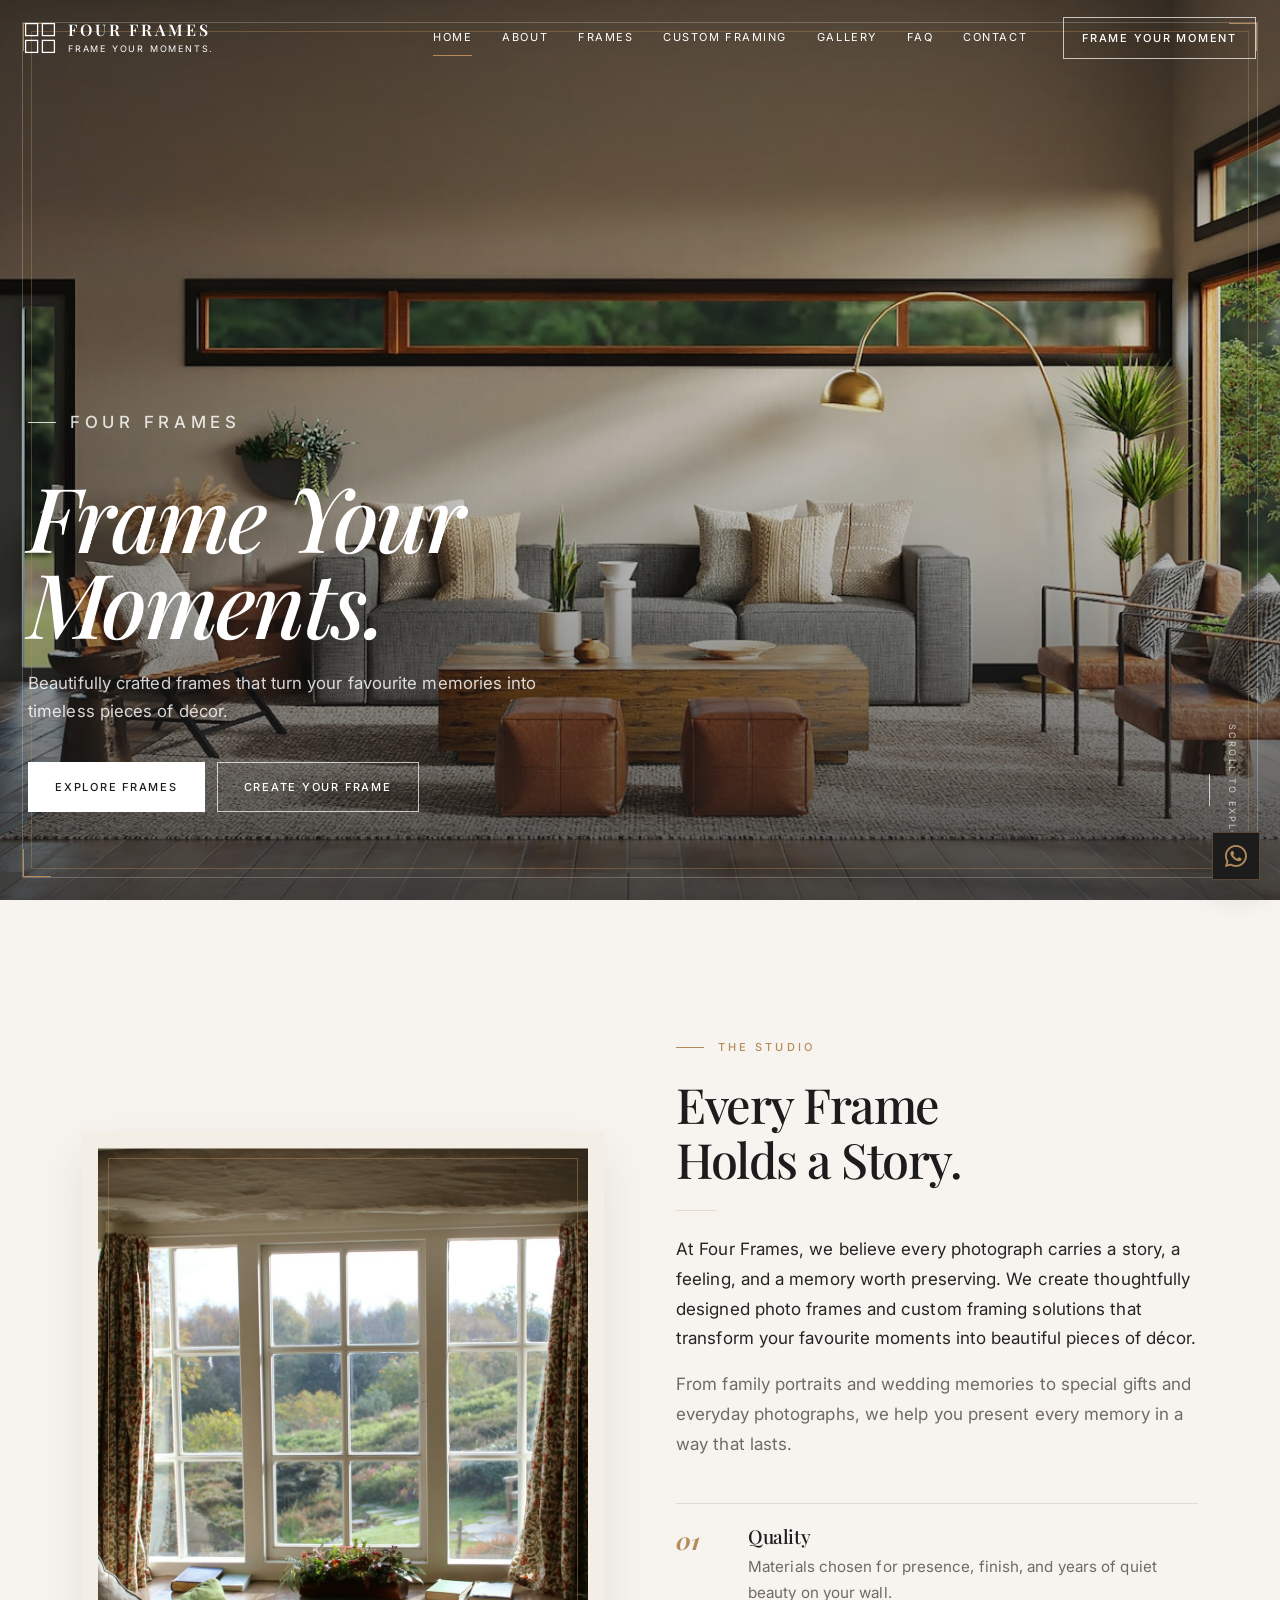
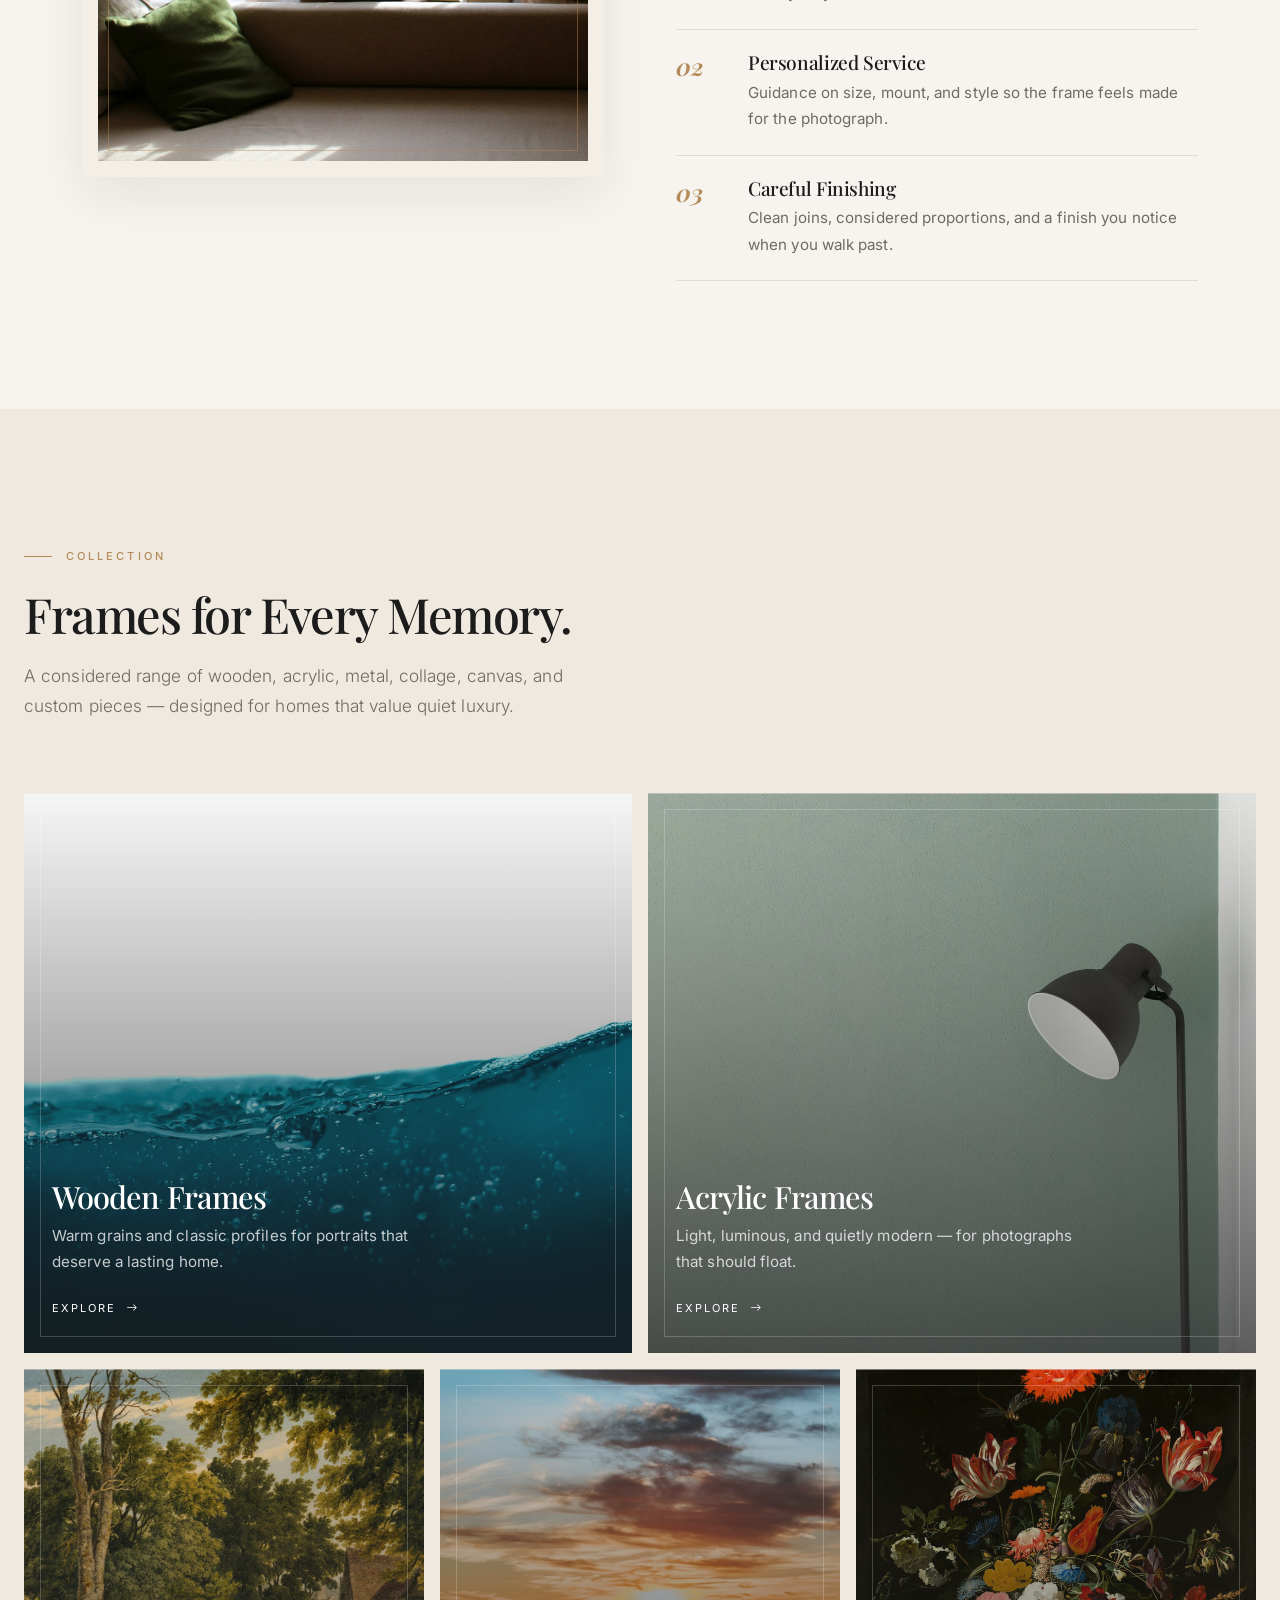
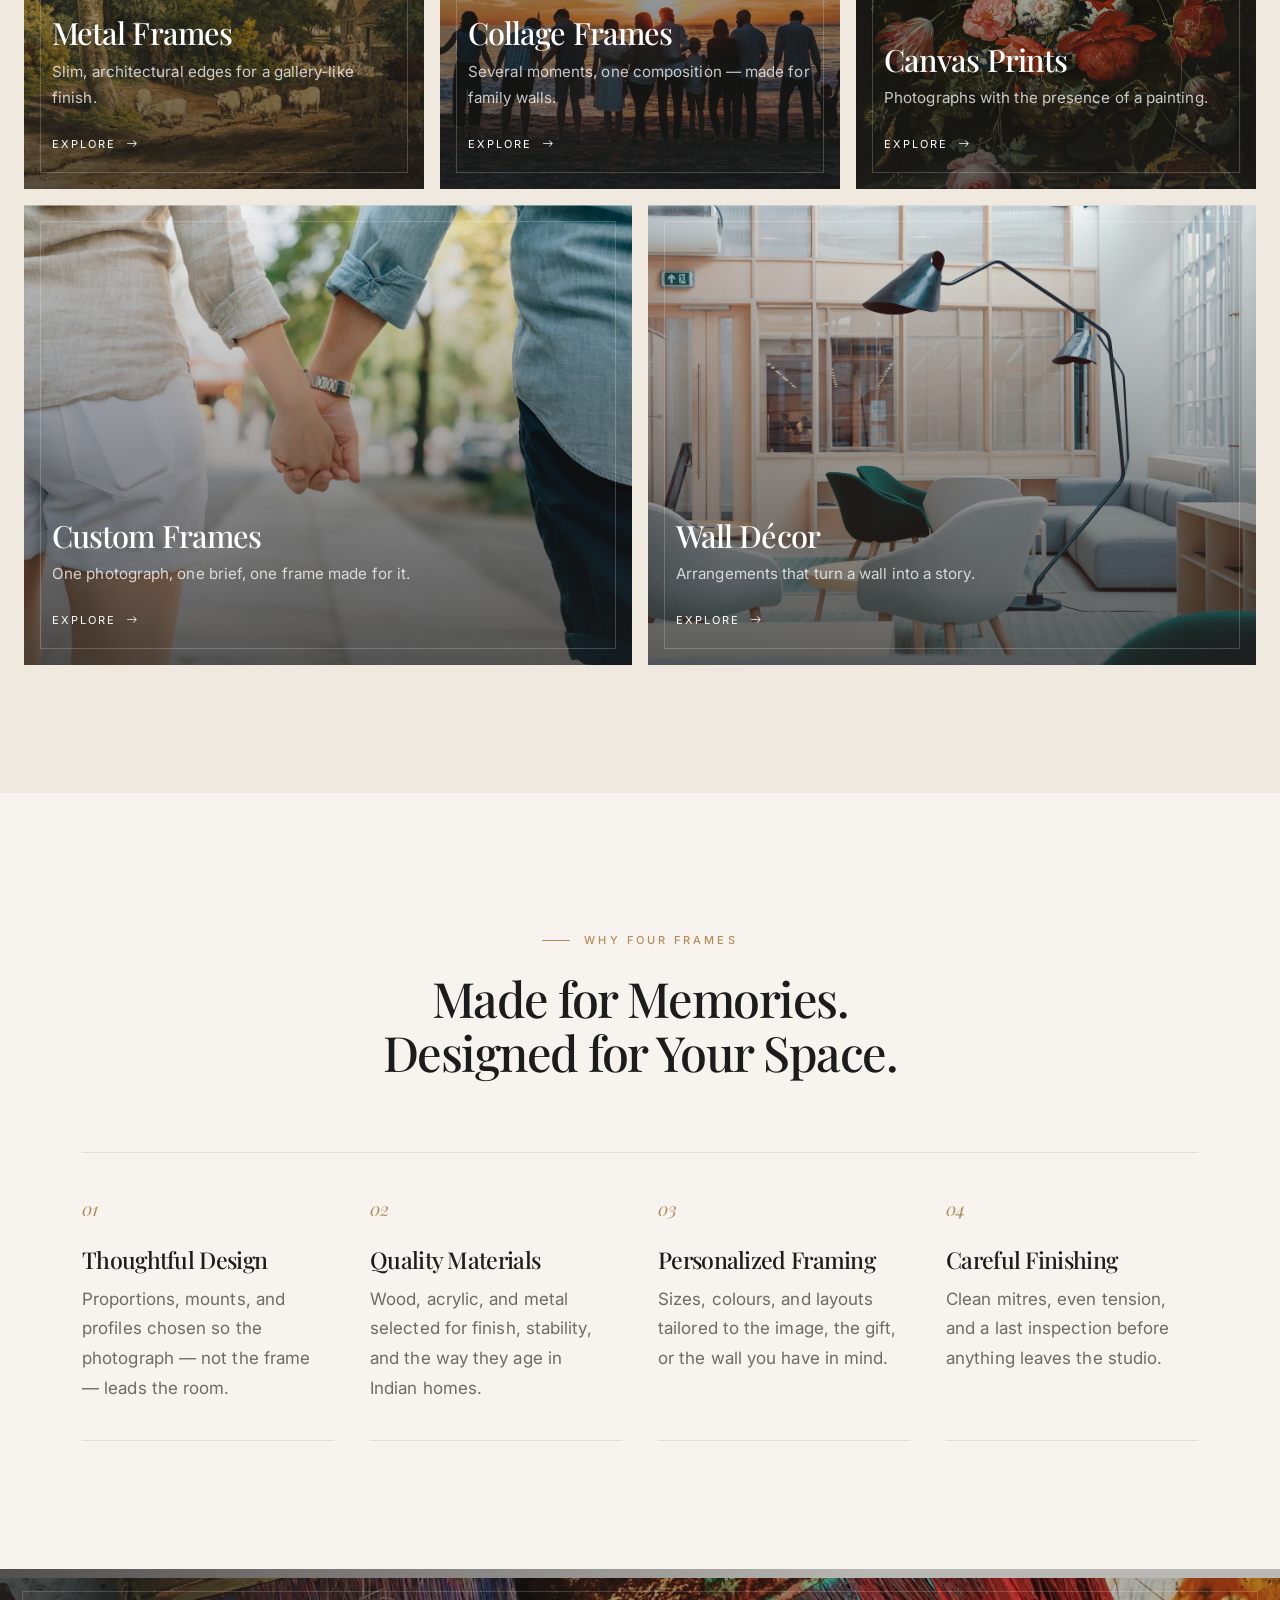
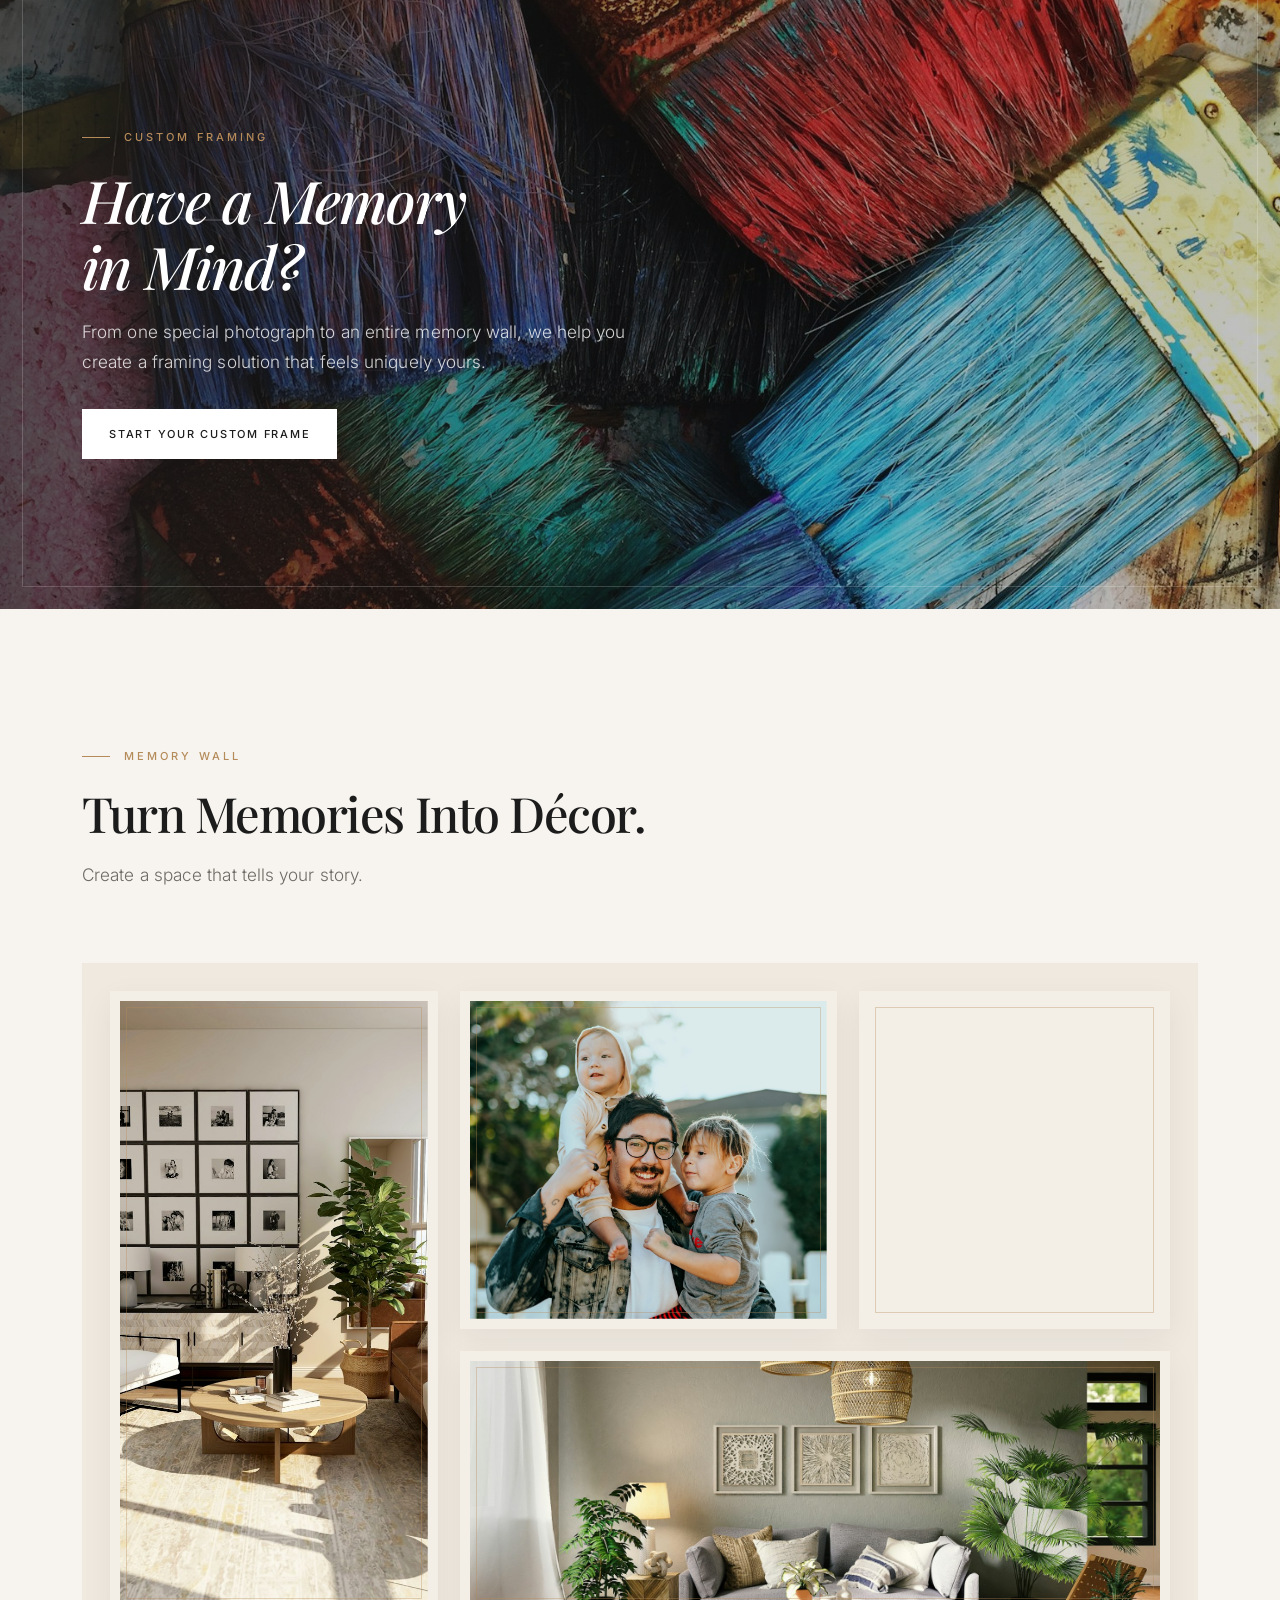
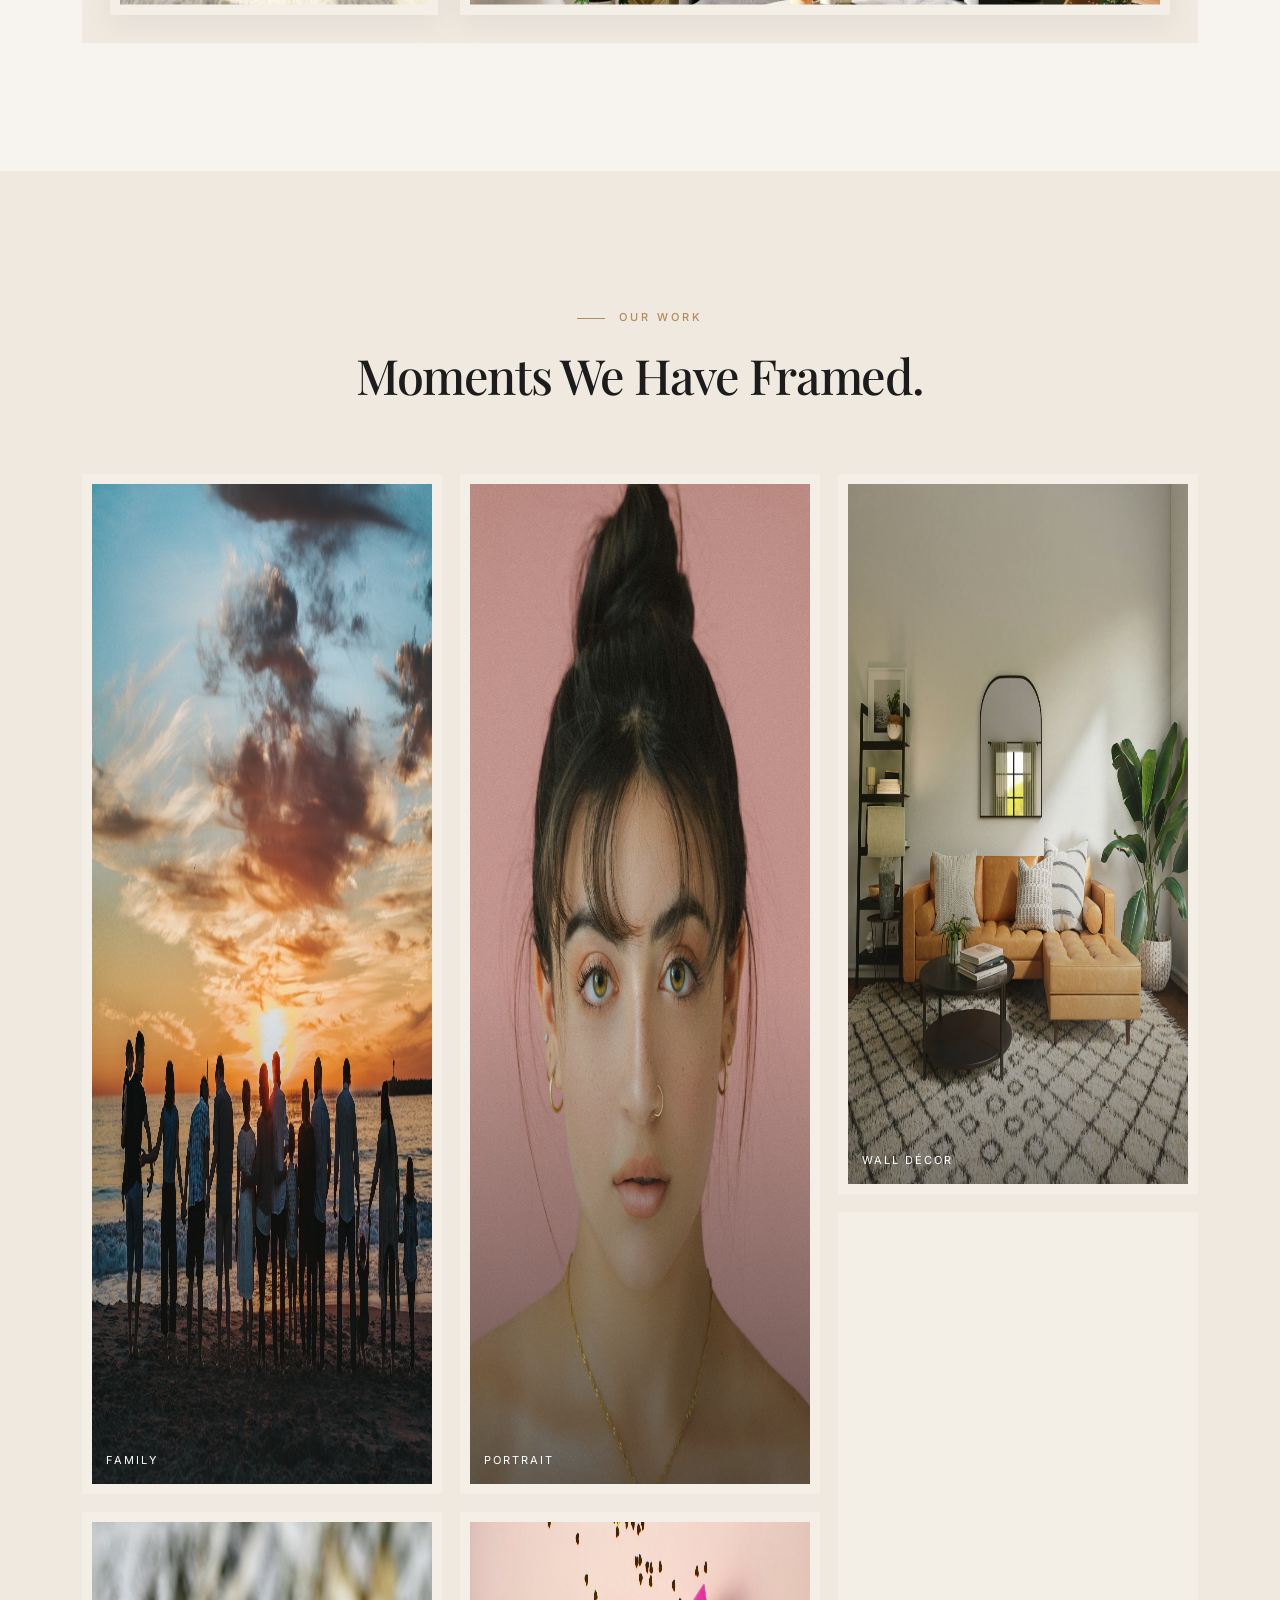
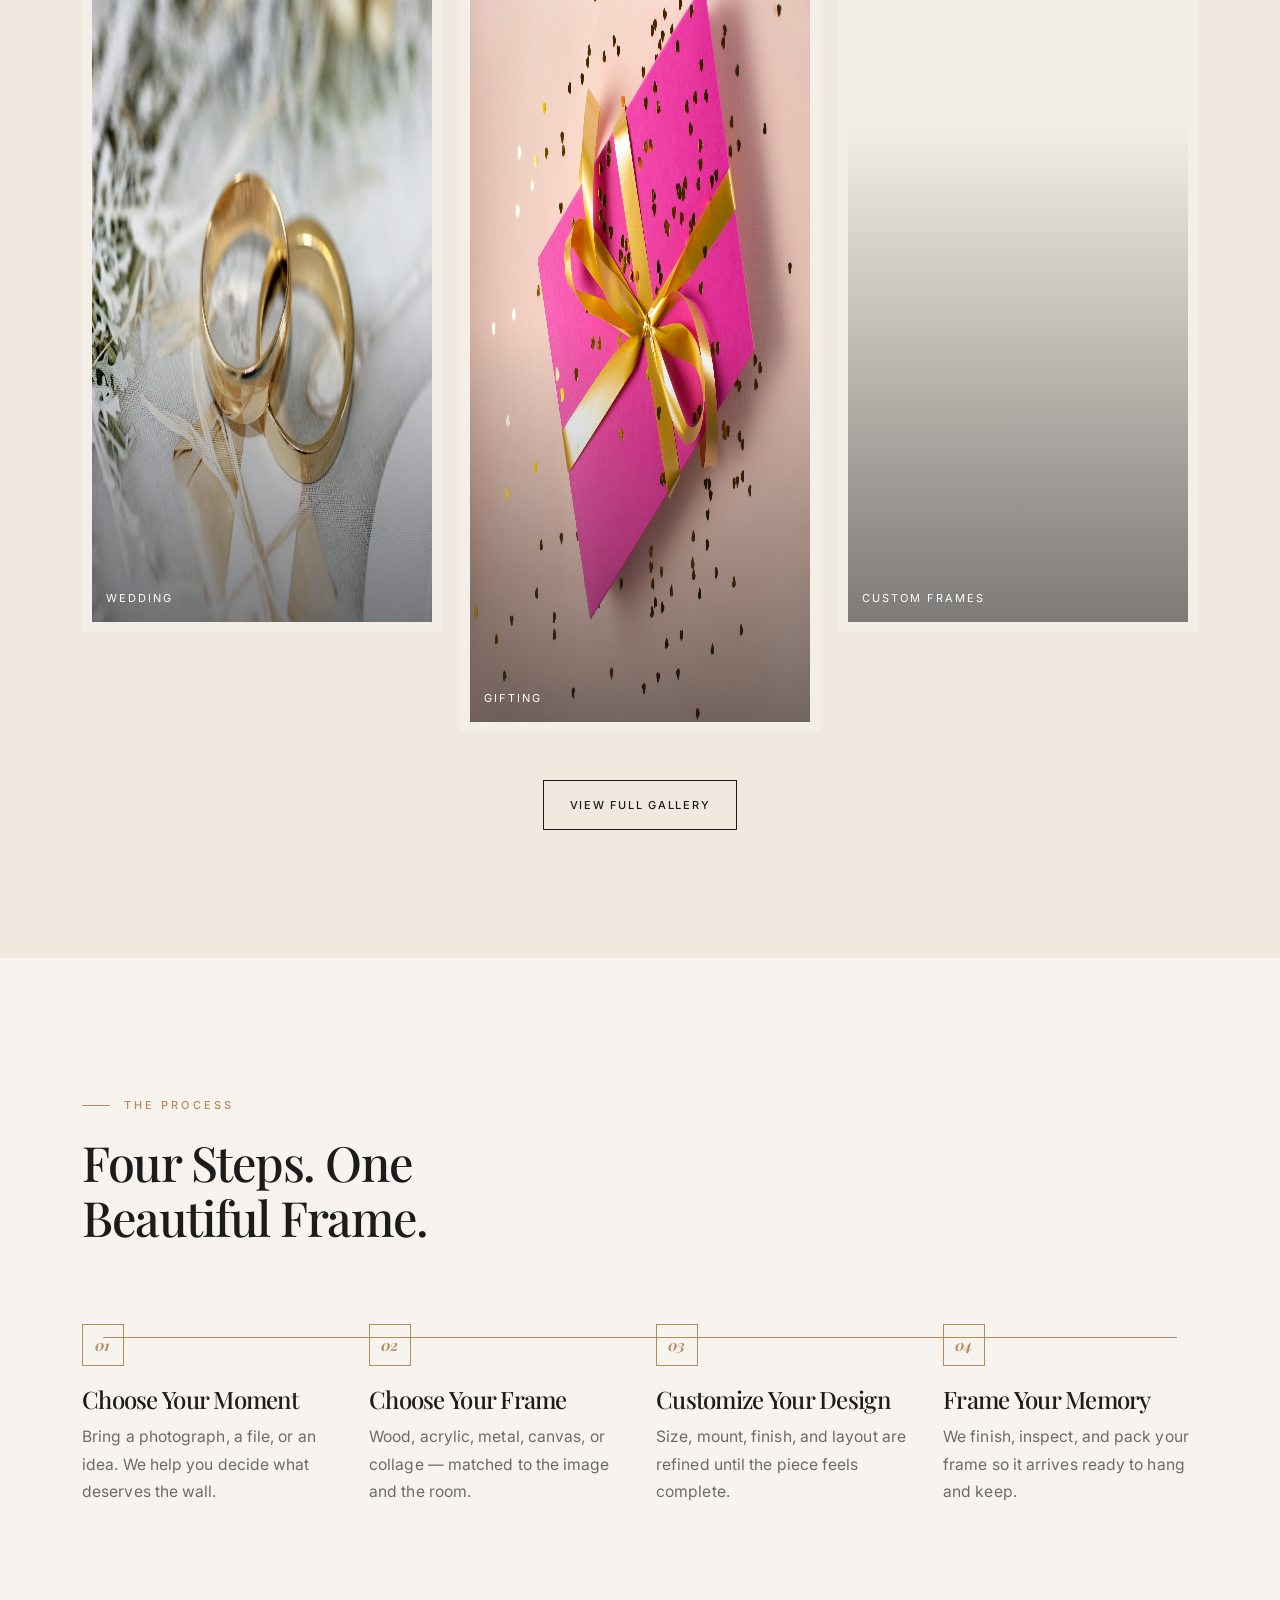
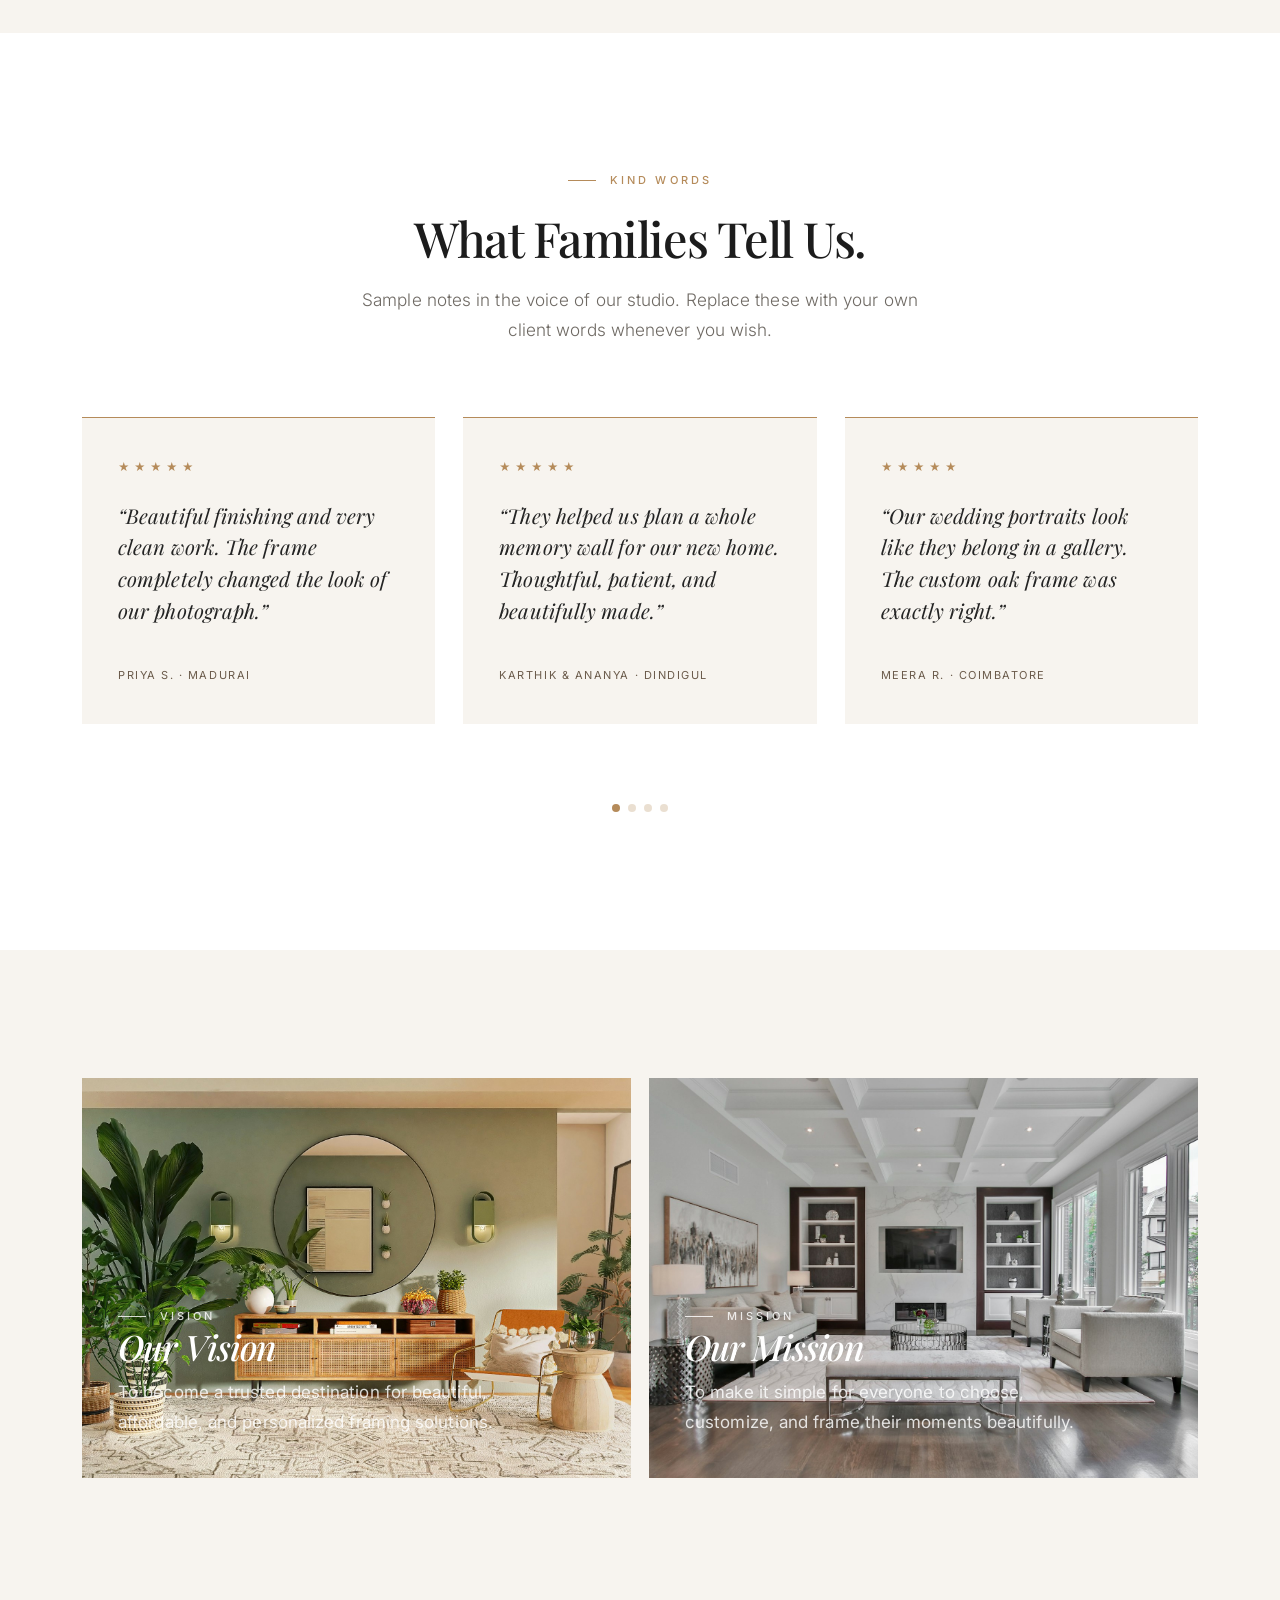
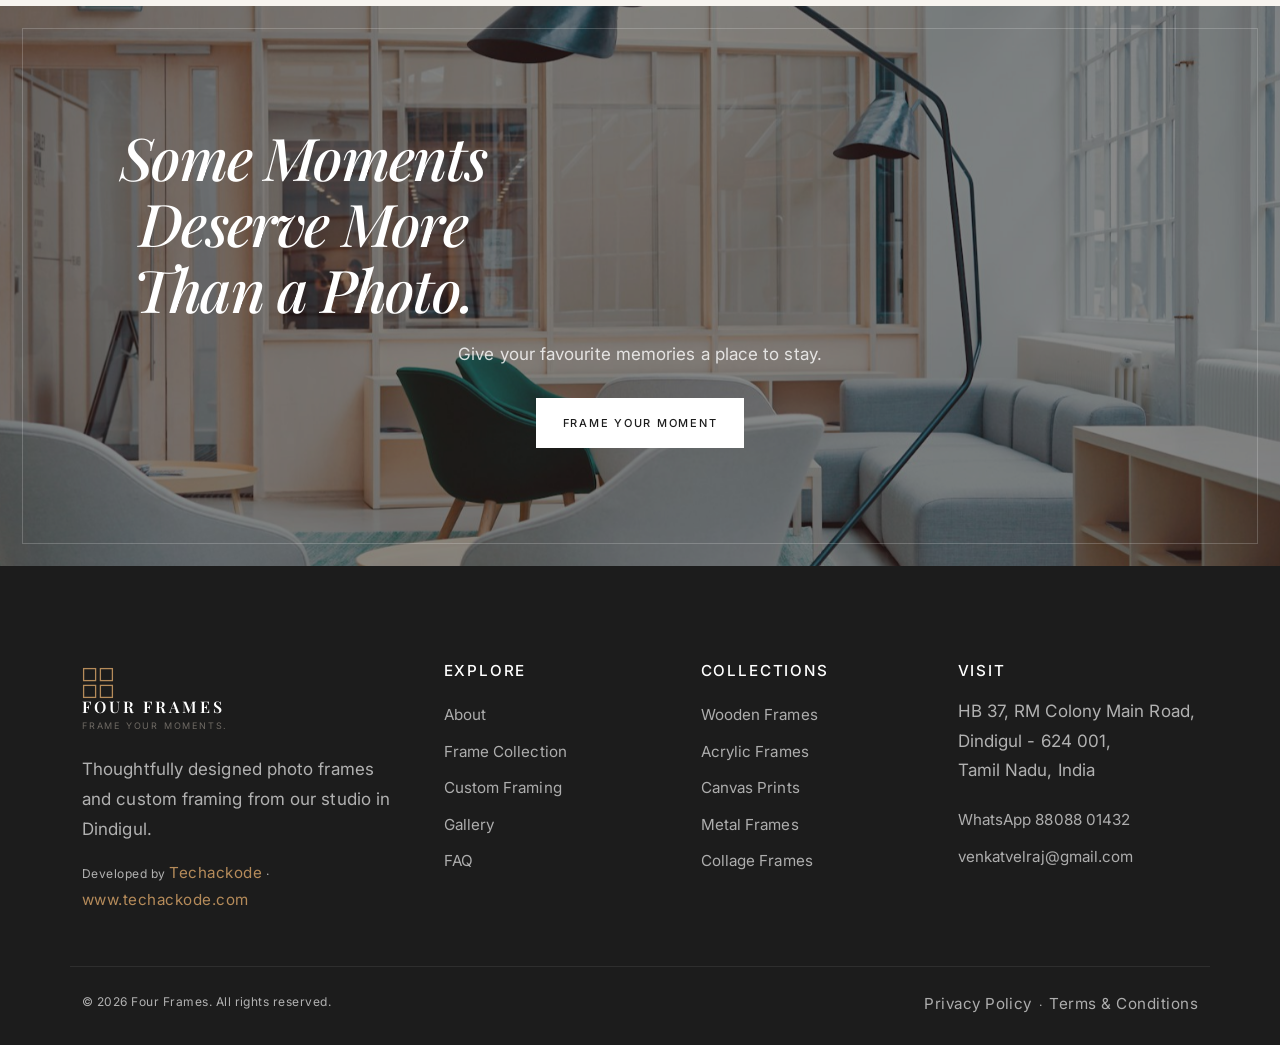
<file: index.html>
<!DOCTYPE html>
<html lang="en">
<head>
  <meta charset="UTF-8">
  <meta name="viewport" content="width=device-width, initial-scale=1.0">
  <title>Four Frames | Frame Your Moments. Premium Photo Framing in Dindigul</title>
  <meta name="description" content="Four Frames creates thoughtfully designed photo frames and custom framing solutions in Dindigul. Wooden, acrylic, metal, collage, canvas, and custom frames that turn memories into décor.">
  <meta name="keywords" content="photo frames Dindigul, custom framing, wooden frames, acrylic frames, canvas prints, Four Frames">
  <meta name="theme-color" content="#1C1C1C">
  <link rel="canonical" href="https://fourframes.in/">
  <meta property="og:title" content="Four Frames | Frame Your Moments.">
  <meta property="og:description" content="Beautifully crafted frames that turn your favourite memories into timeless pieces of décor.">
  <meta property="og:type" content="website">
  <meta property="og:site_name" content="Four Frames">
  <meta property="og:image" content="https://fourframes.in/assets/images/1618221195710-dd6b41faaea6.jpg">
  <meta property="og:url" content="https://fourframes.in/">
  <meta name="twitter:card" content="summary_large_image">
  <meta name="twitter:title" content="Four Frames | Frame Your Moments.">
  <meta name="twitter:description" content="Beautifully crafted frames that turn your favourite memories into timeless pieces of décor.">
  <meta name="twitter:image" content="https://fourframes.in/assets/images/1618221195710-dd6b41faaea6.jpg">
  <link rel="icon" type="image/svg+xml" href="assets/favicon.svg">
  <link rel="preconnect" href="https://fonts.googleapis.com">
  <link rel="preconnect" href="https://fonts.gstatic.com" crossorigin>
  <link href="https://fonts.googleapis.com/css2?family=Inter:wght@400;500;600&family=Playfair+Display:ital,wght@0,400;0,500;0,600;0,700;1,400;1,500;1,600&display=swap" rel="stylesheet">
  <link href="https://cdn.jsdelivr.net/npm/bootstrap@5.3.3/dist/css/bootstrap.min.css" rel="stylesheet">
  <link href="https://cdn.jsdelivr.net/npm/bootstrap-icons@1.11.3/font/bootstrap-icons.min.css" rel="stylesheet">
  <link href="https://cdn.jsdelivr.net/npm/swiper@11/swiper-bundle.min.css" rel="stylesheet">
  <link rel="stylesheet" href="css/style.css">
  <script type="application/ld+json">
  {
    "@context": "https://schema.org",
    "@type": "LocalBusiness",
    "name": "Four Frames",
    "description": "Premium photo framing and custom framing studio in Dindigul.",
    "slogan": "Frame Your Moments.",
    "address": {
      "@type": "PostalAddress",
      "streetAddress": "HB 37, RM Colony Main Road",
      "addressLocality": "Dindigul",
      "postalCode": "624001",
      "addressRegion": "Tamil Nadu",
      "addressCountry": "IN"
    },
    "url": "https://fourframes.in/",
    "telephone": "+91-88088-01432",
    "email": "venkatvelraj@gmail.com"
  }
  </script>
</head>
<body>
  <a class="skip-link" href="#main">Skip to content</a>
  <header class="site-header on-hero" id="siteHeader">
    <div class="header-inner">
      <a class="brand" href="index.html" aria-label="Four Frames home">
        <svg class="brand-mark" viewBox="0 0 40 40" fill="none" aria-hidden="true">
          <rect x="2" y="2" width="15" height="15" stroke="currentColor" stroke-width="1.6"/>
          <rect x="23" y="2" width="15" height="15" stroke="currentColor" stroke-width="1.6"/>
          <rect x="2" y="23" width="15" height="15" stroke="currentColor" stroke-width="1.6"/>
          <rect x="23" y="23" width="15" height="15" stroke="currentColor" stroke-width="1.6"/>
        </svg>
        <span class="brand-text">
          <strong>FOUR FRAMES</strong>
          <small>Frame Your Moments.</small>
        </span>
      </a>
      <nav class="nav-desktop" aria-label="Primary">
        <a class="active" href="index.html">Home</a>
        <a href="about.html">About</a>
        <a href="frames.html">Frames</a>
        <a href="custom-framing.html">Custom Framing</a>
        <a href="gallery.html">Gallery</a>
        <a href="faq.html">FAQ</a>
        <a href="contact.html">Contact</a>
      </nav>
      <a class="btn btn-header" href="custom-framing.html">Frame Your Moment</a>
      <button class="nav-toggle" id="navToggle" type="button" aria-label="Open menu" aria-expanded="false">
        <span></span><span></span><span></span>
      </button>
    </div>
  </header>

  <nav class="mobile-nav" id="mobileNav" aria-label="Mobile">
    <a class="active" href="index.html">Home</a>
    <a href="about.html">About</a>
    <a href="frames.html">Frames</a>
    <a href="custom-framing.html">Custom Framing</a>
    <a href="gallery.html">Gallery</a>
    <a href="faq.html">FAQ</a>
    <a href="contact.html">Contact</a>
    <a class="btn btn-light" href="custom-framing.html">Frame Your Moment</a>
  </nav>

  <main id="main" tabindex="-1">
    <section class="hero">
      <div class="hero-media">
        <img src="assets/images/1618221195710-dd6b41faaea6.jpg" fetchpriority="high" alt="A beautifully framed family photograph displayed on a modern interior wall" width="2000" height="1200">
      </div>
      <div class="hero-overlay"></div>
      <div class="hero-frame"></div>
      <div class="hero-content">
        <p class="eyebrow" data-aos="fade-up">Four Frames</p>
        <h1 data-aos="fade-up" data-aos-delay="80">Frame Your<br>Moments.</h1>
        <p data-aos="fade-up" data-aos-delay="160">Beautifully crafted frames that turn your favourite memories into timeless pieces of décor.</p>
        <div class="hero-actions">
          <a class="btn btn-light" href="frames.html" data-aos="fade-up" data-aos-delay="240">Explore Frames</a>
          <a class="btn btn-outline" href="custom-framing.html" data-aos="fade-up" data-aos-delay="320">Create Your Frame</a>
        </div>
      </div>
      <a class="scroll-indicator" href="#intro">Scroll to explore <i class="bi bi-chevron-down"></i></a>
    </section>

    <section class="section" id="intro">
      <div class="container intro-grid">
        <div class="intro-visual" data-aos="fade-up">
          <img src="assets/images/1513519245088-0e12902e35a6.jpg" alt="Editorial photograph of carefully arranged picture frames" width="1200" height="1500">
          <span class="img-frame"></span>
        </div>
        <div data-aos="fade-up" data-aos-delay="120">
          <p class="eyebrow">The Studio</p>
          <h2 class="section-title">Every Frame Holds a Story.</h2>
          <hr class="gold-rule">
          <p>At Four Frames, we believe every photograph carries a story, a feeling, and a memory worth preserving. We create thoughtfully designed photo frames and custom framing solutions that transform your favourite moments into beautiful pieces of décor.</p>
          <p class="muted">From family portraits and wedding memories to special gifts and everyday photographs, we help you present every memory in a way that lasts.</p>
          <div class="stat-list">
            <div class="stat-item">
              <strong>01</strong>
              <div>
                <h3>Quality</h3>
                <p>Materials chosen for presence, finish, and years of quiet beauty on your wall.</p>
              </div>
            </div>
            <div class="stat-item">
              <strong>02</strong>
              <div>
                <h3>Personalized Service</h3>
                <p>Guidance on size, mount, and style so the frame feels made for the photograph.</p>
              </div>
            </div>
            <div class="stat-item">
              <strong>03</strong>
              <div>
                <h3>Careful Finishing</h3>
                <p>Clean joins, considered proportions, and a finish you notice when you walk past.</p>
              </div>
            </div>
          </div>
        </div>
      </div>
    </section>

    <section class="section bg-cream">
      <div class="container-wide">
        <div class="section-head" data-aos="fade-up">
          <p class="eyebrow">Collection</p>
          <h2>Frames for Every Memory.</h2>
          <p class="lead">A considered range of wooden, acrylic, metal, collage, canvas, and custom pieces — designed for homes that value quiet luxury.</p>
        </div>
        <div class="collection-grid">
          <a class="collection-card" href="wooden-frames.html" data-aos="fade-up">
            <img src="assets/images/1615874959474-d391d137d6bb.jpg" alt="Wooden photo frames on a warm interior wall" width="1200" height="900">
            <div class="card-copy">
              <h3>Wooden Frames</h3>
              <p>Warm grains and classic profiles for portraits that deserve a lasting home.</p>
              <span class="explore">Explore <i class="bi bi-arrow-right"></i></span>
            </div>
          </a>
          <a class="collection-card" href="acrylic-frames.html" data-aos="fade-up" data-aos-delay="80">
            <img src="assets/images/1494438639946-1ebd1d20bf85.jpg" alt="Minimal modern frames with a clean contemporary look" width="1200" height="900">
            <div class="card-copy">
              <h3>Acrylic Frames</h3>
              <p>Light, luminous, and quietly modern — for photographs that should float.</p>
              <span class="explore">Explore <i class="bi bi-arrow-right"></i></span>
            </div>
          </a>
          <a class="collection-card" href="frames.html#metal" data-aos="fade-up">
            <img src="assets/images/1577083552431-6e5fd01988ec.jpg" alt="Sleek metal gallery frames" width="1000" height="800">
            <div class="card-copy">
              <h3>Metal Frames</h3>
              <p>Slim, architectural edges for a gallery-like finish.</p>
              <span class="explore">Explore <i class="bi bi-arrow-right"></i></span>
            </div>
          </a>
          <a class="collection-card" href="frames.html#collage" data-aos="fade-up" data-aos-delay="80">
            <img src="assets/images/1511895426328-dc8714191300.jpg" alt="Family collage of framed memories" width="1000" height="800">
            <div class="card-copy">
              <h3>Collage Frames</h3>
              <p>Several moments, one composition — made for family walls.</p>
              <span class="explore">Explore <i class="bi bi-arrow-right"></i></span>
            </div>
          </a>
          <a class="collection-card" href="canvas-prints.html" data-aos="fade-up" data-aos-delay="120">
            <img src="assets/images/1579783902614-a3fb3927b6a5.jpg" alt="Canvas print displayed as wall art" width="1000" height="800">
            <div class="card-copy">
              <h3>Canvas Prints</h3>
              <p>Photographs with the presence of a painting.</p>
              <span class="explore">Explore <i class="bi bi-arrow-right"></i></span>
            </div>
          </a>
          <a class="collection-card" href="custom-framing.html" data-aos="fade-up">
            <img src="assets/images/1452457807411-4979b707c5be.jpg" alt="Craftsman working on a custom wooden frame" width="1000" height="800">
            <div class="card-copy">
              <h3>Custom Frames</h3>
              <p>One photograph, one brief, one frame made for it.</p>
              <span class="explore">Explore <i class="bi bi-arrow-right"></i></span>
            </div>
          </a>
          <a class="collection-card" href="frames.html#decor" data-aos="fade-up" data-aos-delay="80">
            <img src="assets/images/1615873968403-89d8676d7290.jpg" alt="Curated wall décor with framed photographs" width="1000" height="800">
            <div class="card-copy">
              <h3>Wall Décor</h3>
              <p>Arrangements that turn a wall into a story.</p>
              <span class="explore">Explore <i class="bi bi-arrow-right"></i></span>
            </div>
          </a>
        </div>
      </div>
    </section>

    <section class="section">
      <div class="container">
        <div class="section-head center" data-aos="fade-up">
          <p class="eyebrow">Why Four Frames</p>
          <h2>Made for Memories.<br>Designed for Your Space.</h2>
        </div>
        <div class="feature-grid">
          <article class="feature-block" data-aos="fade-up">
            <span>01</span>
            <h3>Thoughtful Design</h3>
            <p>Proportions, mounts, and profiles chosen so the photograph — not the frame — leads the room.</p>
          </article>
          <article class="feature-block" data-aos="fade-up" data-aos-delay="80">
            <span>02</span>
            <h3>Quality Materials</h3>
            <p>Wood, acrylic, and metal selected for finish, stability, and the way they age in Indian homes.</p>
          </article>
          <article class="feature-block" data-aos="fade-up" data-aos-delay="140">
            <span>03</span>
            <h3>Personalized Framing</h3>
            <p>Sizes, colours, and layouts tailored to the image, the gift, or the wall you have in mind.</p>
          </article>
          <article class="feature-block" data-aos="fade-up" data-aos-delay="200">
            <span>04</span>
            <h3>Careful Finishing</h3>
            <p>Clean mitres, even tension, and a last inspection before anything leaves the studio.</p>
          </article>
        </div>
      </div>
    </section>

    <section class="custom-banner">
      <img src="assets/images/1460661419201-fd4cecdf8a8b.jpg" alt="Custom framing workspace with art and materials" width="2000" height="1200">
      <div class="container" data-aos="fade-up">
        <p class="eyebrow">Custom Framing</p>
        <h2>Have a Memory in Mind?</h2>
        <p class="lead">From one special photograph to an entire memory wall, we help you create a framing solution that feels uniquely yours.</p>
        <a class="btn btn-light" href="custom-framing.html">Start Your Custom Frame</a>
      </div>
    </section>

    <section class="section">
      <div class="container">
        <div class="section-head" data-aos="fade-up">
          <p class="eyebrow">Memory Wall</p>
          <h2>Turn Memories Into Décor.</h2>
          <p class="lead">Create a space that tells your story.</p>
        </div>
        <div class="memory-wall">
          <figure data-aos="fade-up"><img src="assets/images/1600210492486-724fe5c67fb0.jpg" alt="Framed artwork in a calm living room" width="900" height="1200"></figure>
          <figure data-aos="fade-up" data-aos-delay="80"><img src="assets/images/1609220136736-443140cffec6.jpg" alt="Family portrait ready for framing" width="800" height="600"></figure>
          <figure data-aos="fade-up" data-aos-delay="120"><img src="assets/images/1519741497674-611481863552.jpg" alt="Wedding photograph" width="800" height="600"></figure>
          <figure data-aos="fade-up"><img src="assets/images/1615529182904-14819c35db37.jpg" alt="Gallery wall of framed memories" width="1400" height="700"></figure>
        </div>
      </div>
    </section>

    <section class="section bg-cream">
      <div class="container">
        <div class="section-head center" data-aos="fade-up">
          <p class="eyebrow">Our Work</p>
          <h2>Moments We Have Framed.</h2>
        </div>
        <div class="gallery-preview">
          <a href="gallery.html#family">
            <img src="assets/images/1511895426328-dc8714191300.jpg" alt="Family photograph" width="800" height="1000">
            <span class="gallery-caption">Family</span>
          </a>
          <a href="gallery.html#wedding">
            <img src="assets/images/1606800052052-a08af7148866.jpg" alt="Wedding photograph" width="800" height="700">
            <span class="gallery-caption">Wedding</span>
          </a>
          <a href="gallery.html#portrait">
            <img src="assets/images/1531746020798-e6953c6e8e04.jpg" alt="Portrait photograph" width="800" height="1000">
            <span class="gallery-caption">Portrait</span>
          </a>
          <a href="gallery.html#gifting">
            <img src="assets/images/1549465220-1a8b9238cd48.jpg" alt="Photograph prepared as a gift" width="800" height="800">
            <span class="gallery-caption">Gifting</span>
          </a>
          <a href="gallery.html#decor">
            <img src="assets/images/1616047006789-b7af5afb8c20.jpg" alt="Wall décor" width="800" height="700">
            <span class="gallery-caption">Wall Décor</span>
          </a>
          <a href="gallery.html#custom">
            <img src="assets/images/1452860606245-08befc0ff44b.jpg" alt="Custom framed photograph" width="800" height="1000">
            <span class="gallery-caption">Custom Frames</span>
          </a>
        </div>
        <div class="text-center mt-5" data-aos="fade-up">
          <a class="btn btn-outline" href="gallery.html">View Full Gallery</a>
        </div>
      </div>
    </section>

    <section class="section">
      <div class="container">
        <div class="section-head" data-aos="fade-up">
          <p class="eyebrow">The Process</p>
          <h2>Four Steps. One Beautiful Frame.</h2>
        </div>
        <div class="process-track">
          <article class="process-step" data-aos="fade-up">
            <b>01</b>
            <h3>Choose Your Moment</h3>
            <p>Bring a photograph, a file, or an idea. We help you decide what deserves the wall.</p>
          </article>
          <article class="process-step" data-aos="fade-up" data-aos-delay="80">
            <b>02</b>
            <h3>Choose Your Frame</h3>
            <p>Wood, acrylic, metal, canvas, or collage — matched to the image and the room.</p>
          </article>
          <article class="process-step" data-aos="fade-up" data-aos-delay="140">
            <b>03</b>
            <h3>Customize Your Design</h3>
            <p>Size, mount, finish, and layout are refined until the piece feels complete.</p>
          </article>
          <article class="process-step" data-aos="fade-up" data-aos-delay="200">
            <b>04</b>
            <h3>Frame Your Memory</h3>
            <p>We finish, inspect, and pack your frame so it arrives ready to hang and keep.</p>
          </article>
        </div>
      </div>
    </section>

    <section class="section bg-white">
      <div class="container">
        <div class="section-head center" data-aos="fade-up">
          <p class="eyebrow">Kind Words</p>
          <h2>What Families Tell Us.</h2>
          <p class="lead">Sample notes in the voice of our studio. Replace these with your own client words whenever you wish.</p>
        </div>
        <div class="swiper testimonial-swiper">
          <div class="swiper-wrapper">
            <div class="swiper-slide">
              <article class="testimonial-card">
                <div class="stars">★★★★★</div>
                <p>“Beautiful finishing and very clean work. The frame completely changed the look of our photograph.”</p>
                <cite>Priya S. · Madurai</cite>
              </article>
            </div>
            <div class="swiper-slide">
              <article class="testimonial-card">
                <div class="stars">★★★★★</div>
                <p>“They helped us plan a whole memory wall for our new home. Thoughtful, patient, and beautifully made.”</p>
                <cite>Karthik &amp; Ananya · Dindigul</cite>
              </article>
            </div>
            <div class="swiper-slide">
              <article class="testimonial-card">
                <div class="stars">★★★★★</div>
                <p>“Our wedding portraits look like they belong in a gallery. The custom oak frame was exactly right.”</p>
                <cite>Meera R. · Coimbatore</cite>
              </article>
            </div>
            <div class="swiper-slide">
              <article class="testimonial-card">
                <div class="stars">★★★★★</div>
                <p>“A gift for my parents that felt personal, not store-bought. The collage of our childhood photos is now the heart of their living room.”</p>
                <cite>Arun V. · Trichy</cite>
              </article>
            </div>
          </div>
          <div class="testimonial-pagination"></div>
        </div>
      </div>
    </section>

    <section class="section">
      <div class="container vm-grid">
        <article class="vm-card" data-aos="fade-up">
          <img src="assets/images/1616046229478-9901c5536a45.jpg" alt="Warm living room with framed art" width="1200" height="800">
          <div>
            <p class="eyebrow">Vision</p>
            <h3>Our Vision</h3>
            <p>To become a trusted destination for beautiful, affordable, and personalized framing solutions.</p>
          </div>
        </article>
        <article class="vm-card" data-aos="fade-up" data-aos-delay="100">
          <img src="assets/images/1598928506311-c55ded91a20c.jpg" alt="Soft interior with a single framed photograph" width="1200" height="800">
          <div>
            <p class="eyebrow">Mission</p>
            <h3>Our Mission</h3>
            <p>To make it simple for everyone to choose, customize, and frame their moments beautifully.</p>
          </div>
        </article>
      </div>
    </section>

    <section class="cta-banner">
      <img src="assets/images/1615873968403-89d8676d7290.jpg" alt="Interior wall with a curated collection of framed photographs" width="2000" height="1100">
      <div class="container" data-aos="fade-up">
        <h2>Some Moments Deserve More Than a Photo.</h2>
        <p>Give your favourite memories a place to stay.</p>
        <a class="btn btn-light" href="custom-framing.html">Frame Your Moment</a>
      </div>
    </section>
  </main>

  <footer class="site-footer">
    <div class="container footer-grid">
      <div>
        <a class="brand" href="index.html">
          <svg class="brand-mark" viewBox="0 0 40 40" fill="none" aria-hidden="true">
            <rect x="2" y="2" width="15" height="15" stroke="currentColor" stroke-width="1.6"/>
            <rect x="23" y="2" width="15" height="15" stroke="currentColor" stroke-width="1.6"/>
            <rect x="2" y="23" width="15" height="15" stroke="currentColor" stroke-width="1.6"/>
            <rect x="23" y="23" width="15" height="15" stroke="currentColor" stroke-width="1.6"/>
          </svg>
          <span class="brand-text">
            <strong>FOUR FRAMES</strong>
            <small>Frame Your Moments.</small>
          </span>
        </a>
        <p>Thoughtfully designed photo frames and custom framing from our studio in Dindigul.</p>
        <p class="footer-credit">Developed by <a href="https://www.techackode.com" target="_blank" rel="noopener noreferrer">Techackode</a> · <a href="https://www.techackode.com" target="_blank" rel="noopener noreferrer">www.techackode.com</a></p>
      </div>
      <div>
        <h4>Explore</h4>
        <a href="about.html">About</a>
        <a href="frames.html">Frame Collection</a>
        <a href="custom-framing.html">Custom Framing</a>
        <a href="gallery.html">Gallery</a>
        <a href="faq.html">FAQ</a>
      </div>
      <div>
        <h4>Collections</h4>
        <a href="wooden-frames.html">Wooden Frames</a>
        <a href="acrylic-frames.html">Acrylic Frames</a>
        <a href="canvas-prints.html">Canvas Prints</a>
        <a href="frames.html#metal">Metal Frames</a>
        <a href="frames.html#collage">Collage Frames</a>
      </div>
      <div>
        <h4>Visit</h4>
        <p>HB 37, RM Colony Main Road,<br>Dindigul - 624 001,<br>Tamil Nadu, India</p>
        <a href="https://wa.me/918808801432" target="_blank" rel="noopener noreferrer">WhatsApp 88088 01432</a>
        <a href="mailto:venkatvelraj@gmail.com">venkatvelraj@gmail.com</a>
      </div>
    </div>
    <div class="container footer-bottom">
      <span>© <span id="year"></span> Four Frames. All rights reserved.</span>
      <span>
        <a href="privacy-policy.html">Privacy Policy</a>
        &nbsp;·&nbsp;
        <a href="terms-conditions.html">Terms &amp; Conditions</a>
      </span>
    </div>
  </footer>

  <script src="https://cdn.jsdelivr.net/npm/bootstrap@5.3.3/dist/js/bootstrap.bundle.min.js"></script>
  <script src="https://cdn.jsdelivr.net/npm/swiper@11/swiper-bundle.min.js"></script>
  <script src="js/main.js"></script>
</body>
</html>
</file>
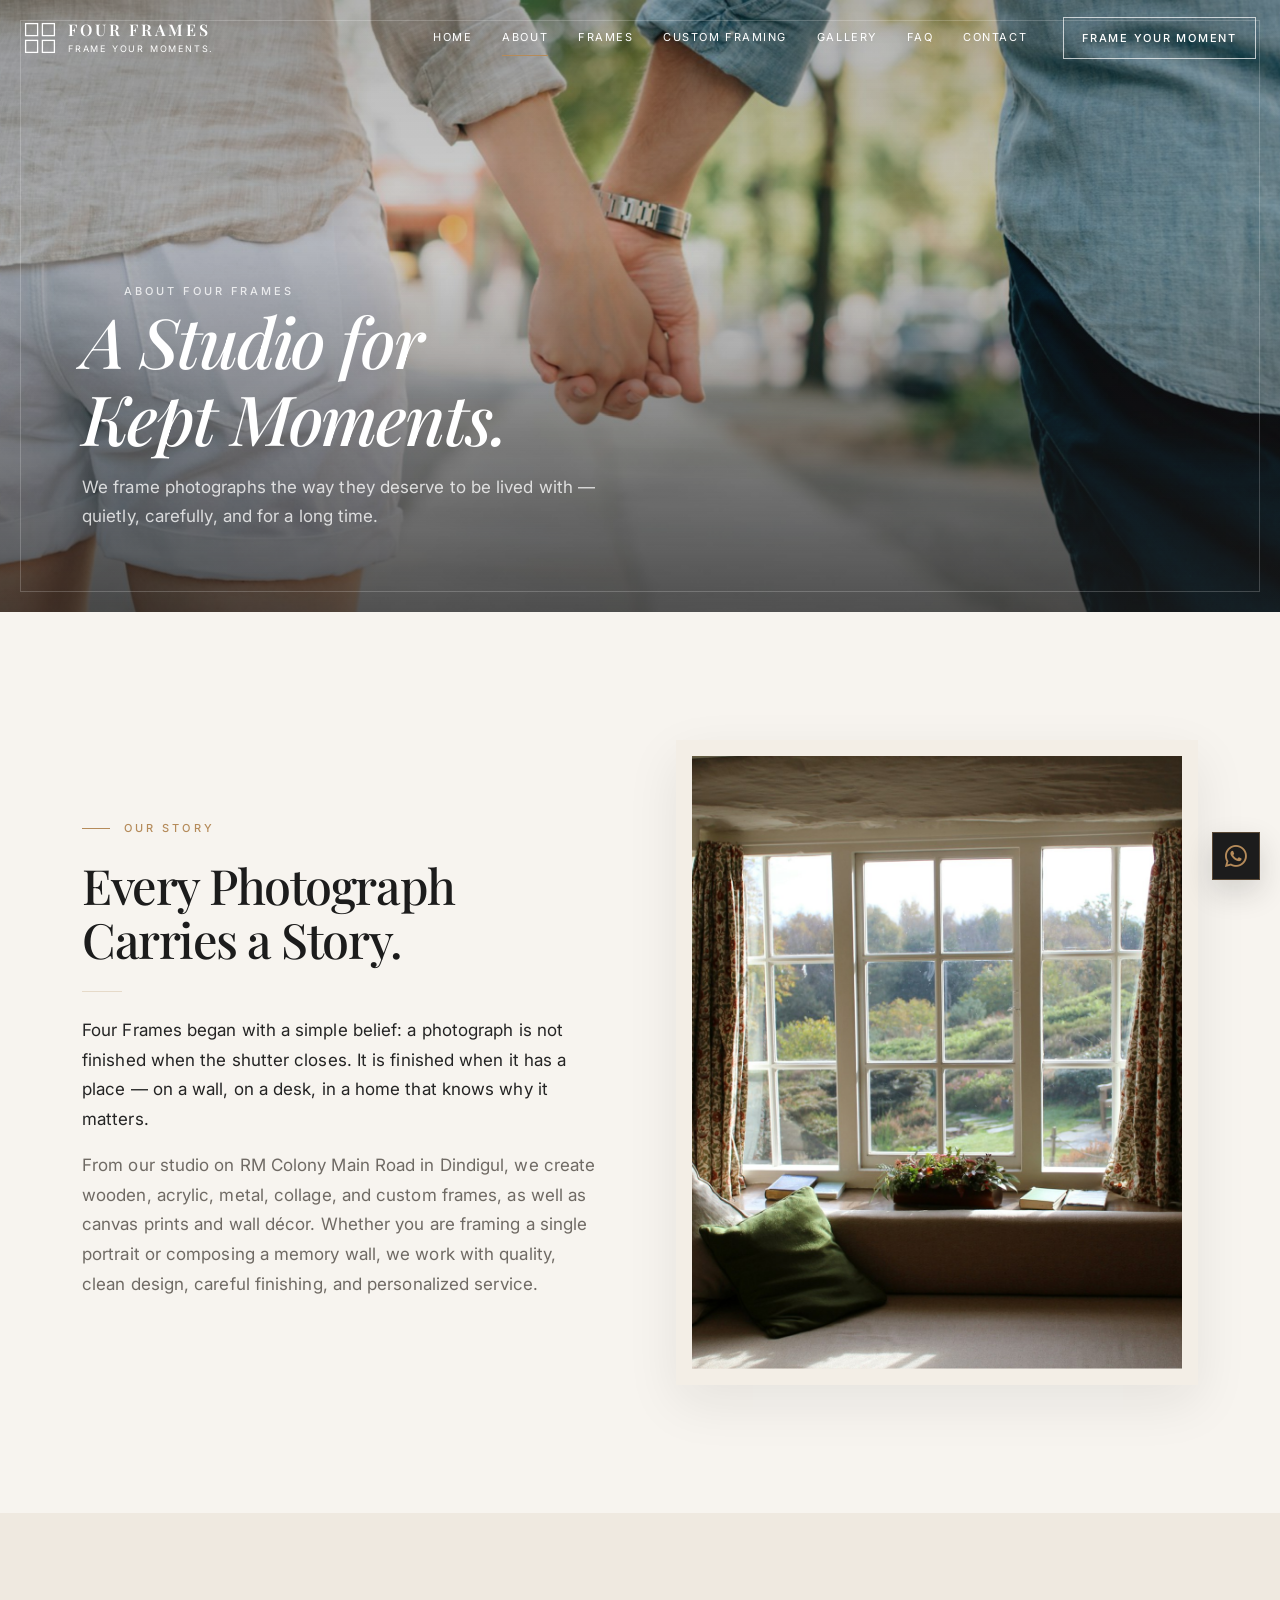
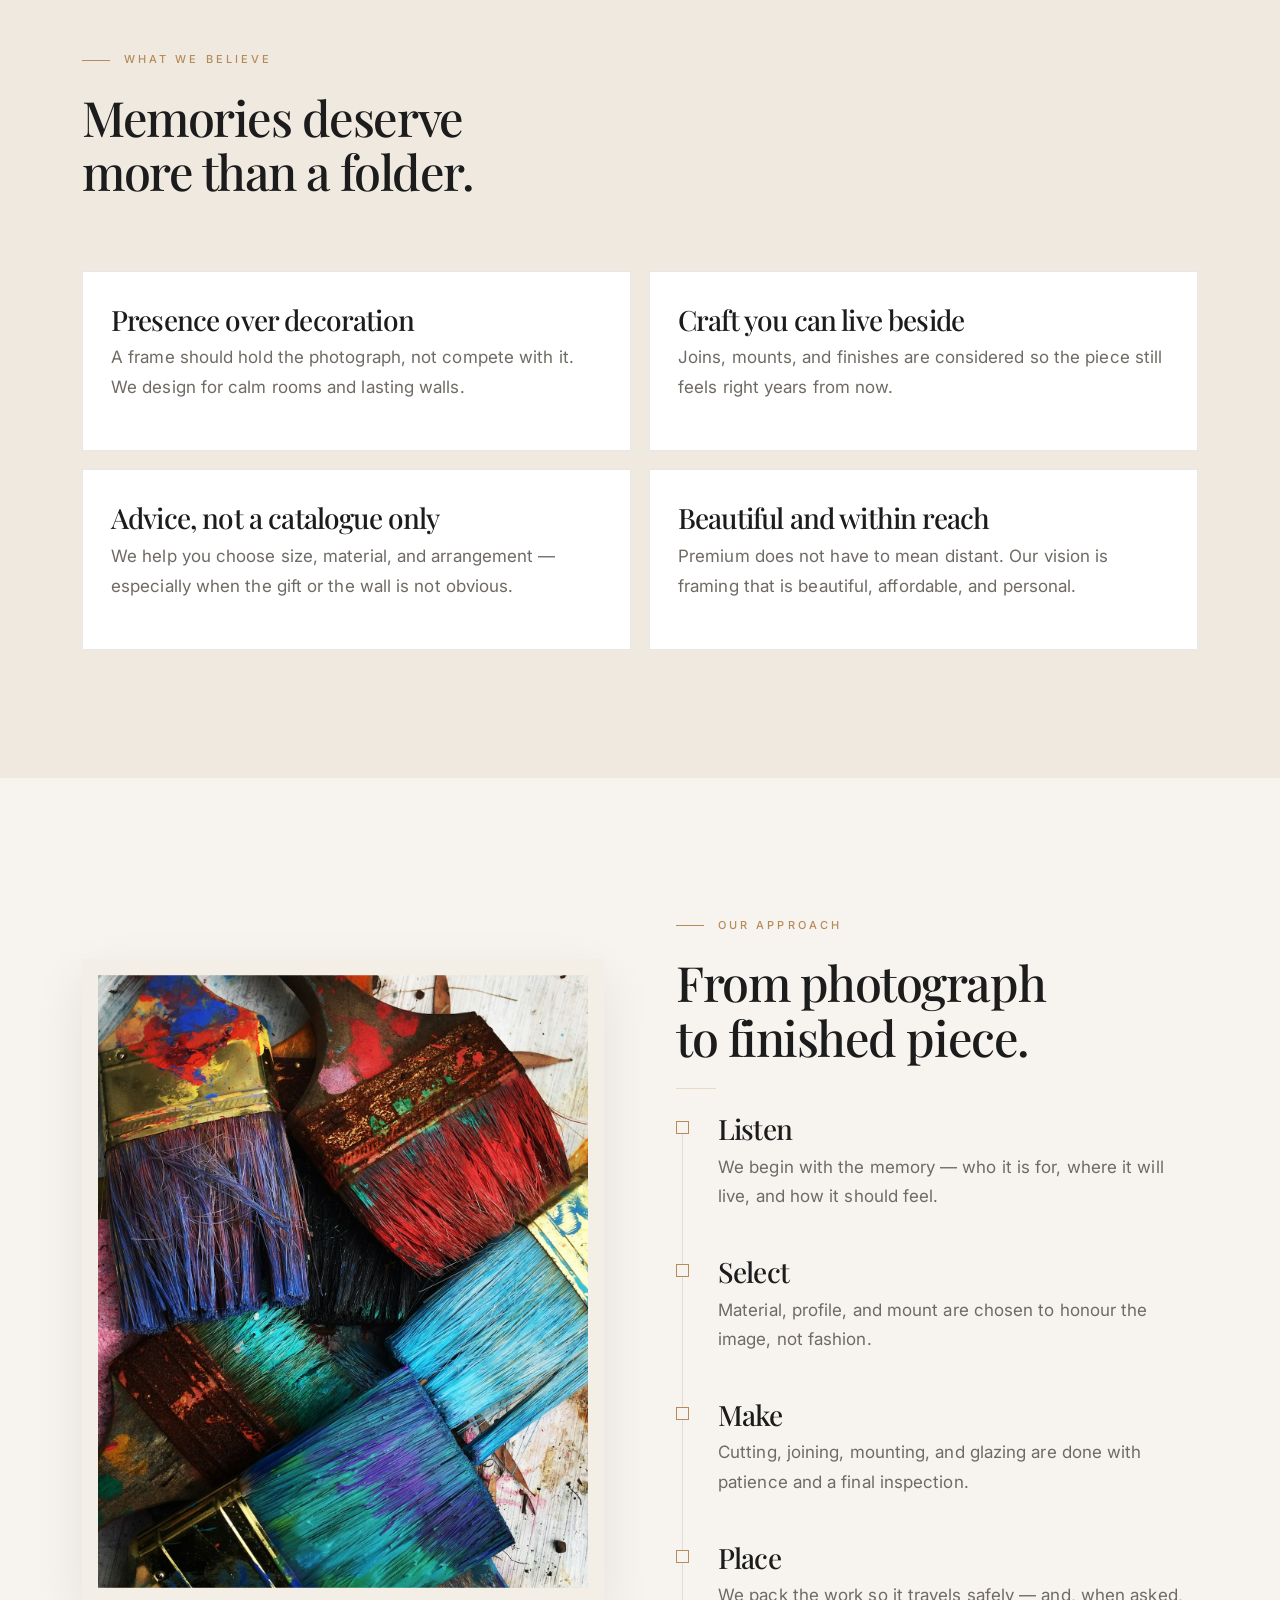
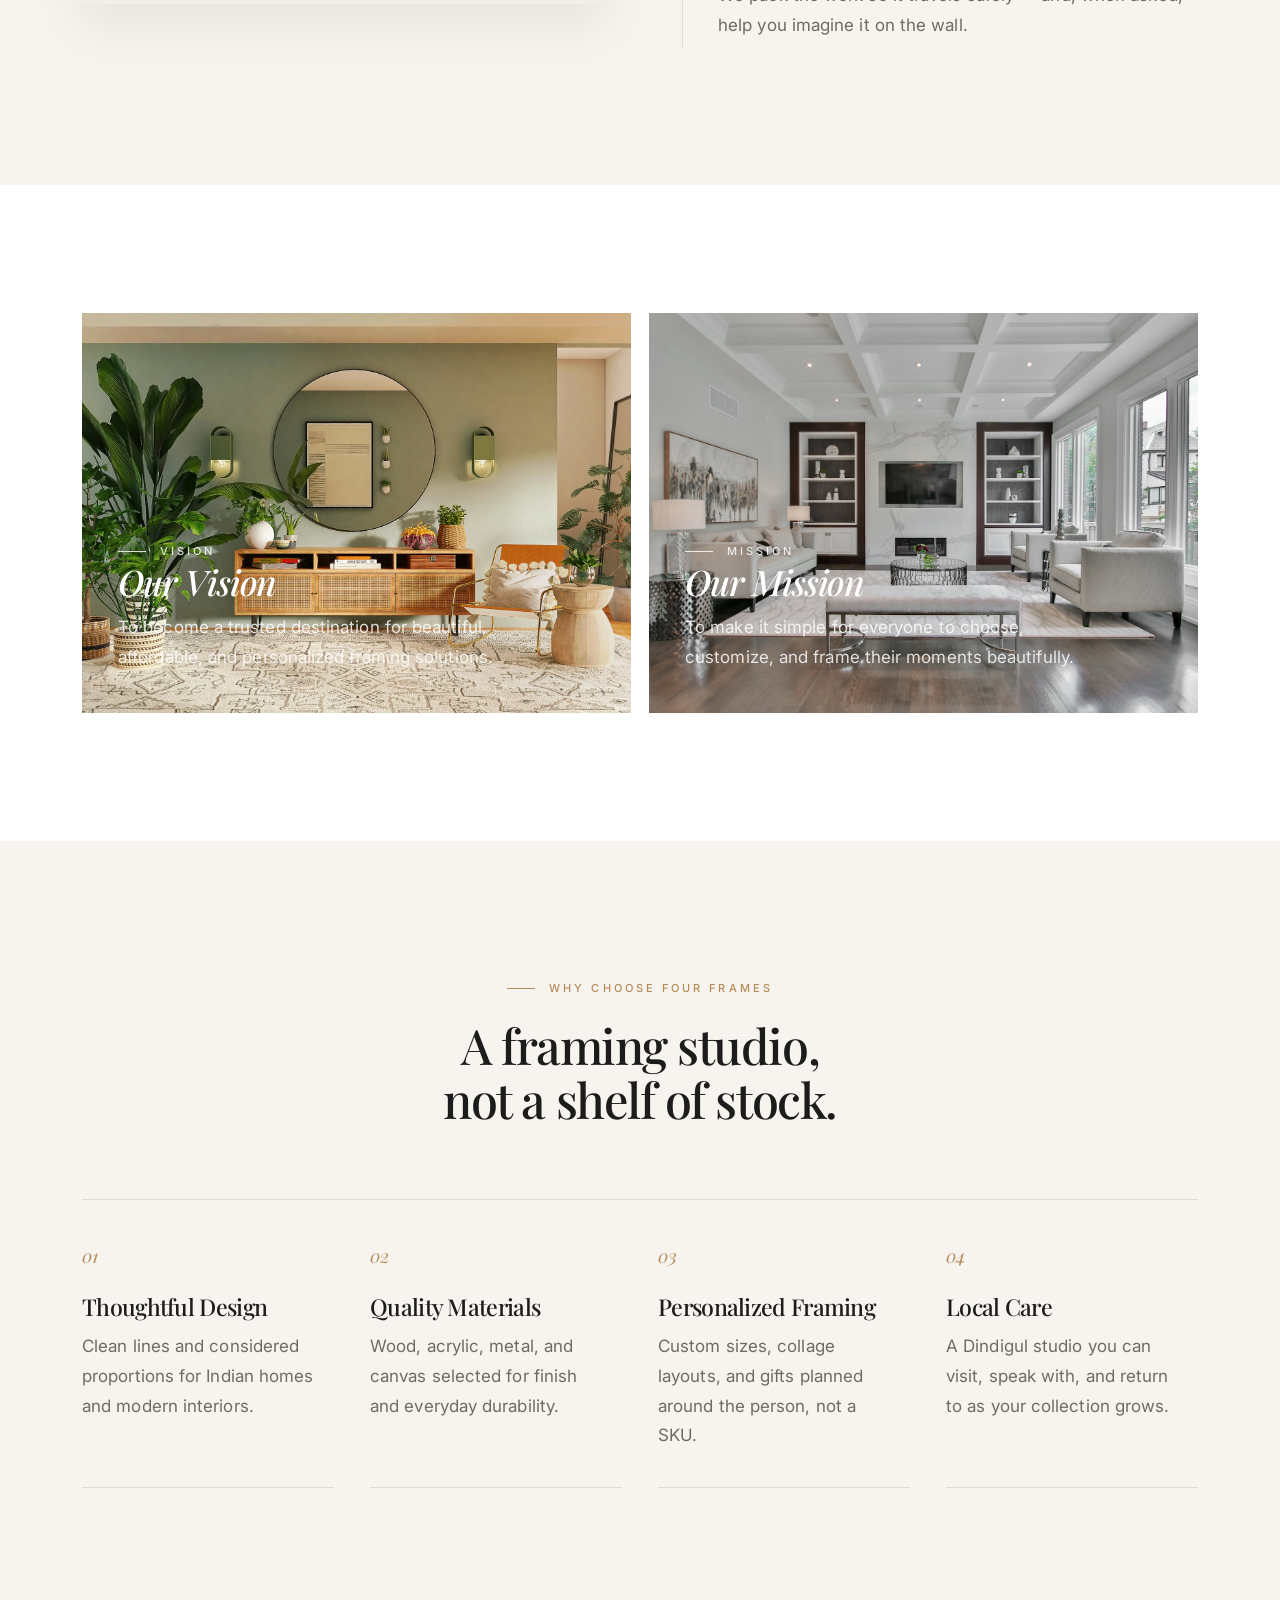
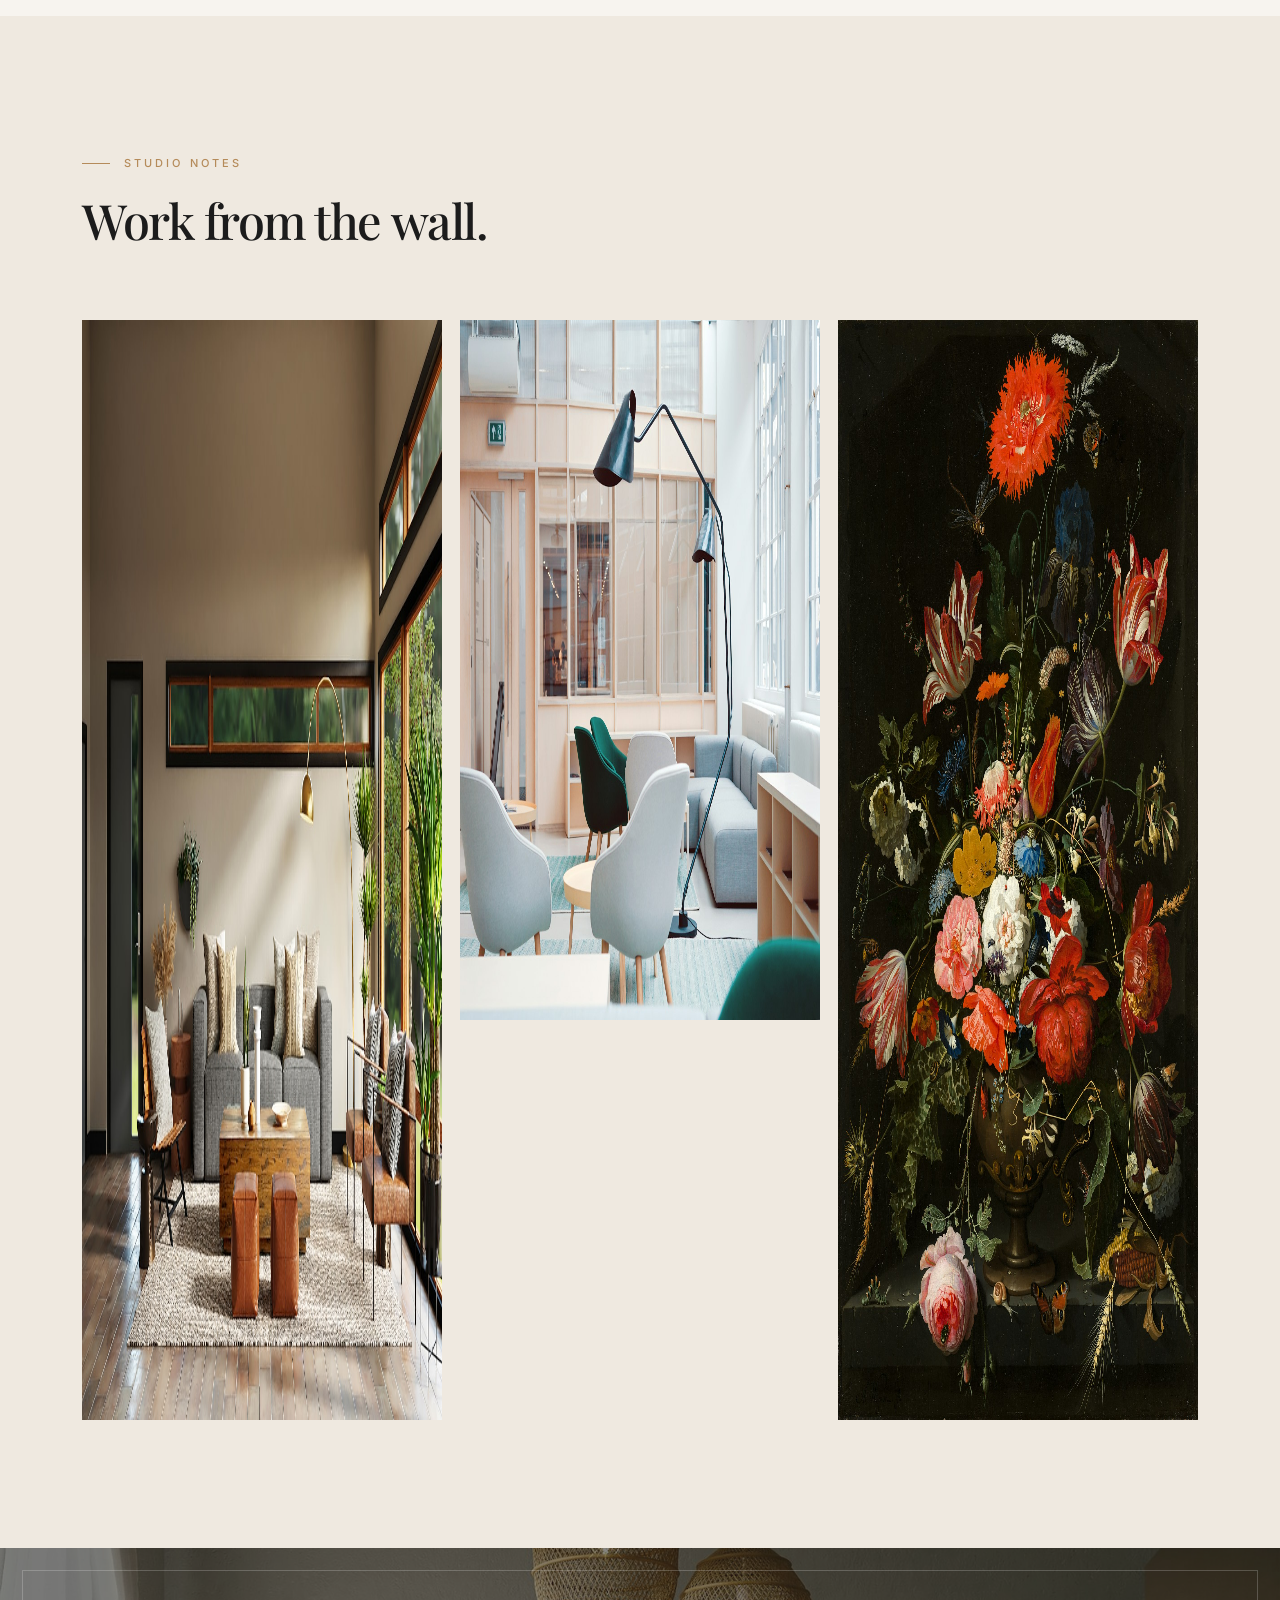
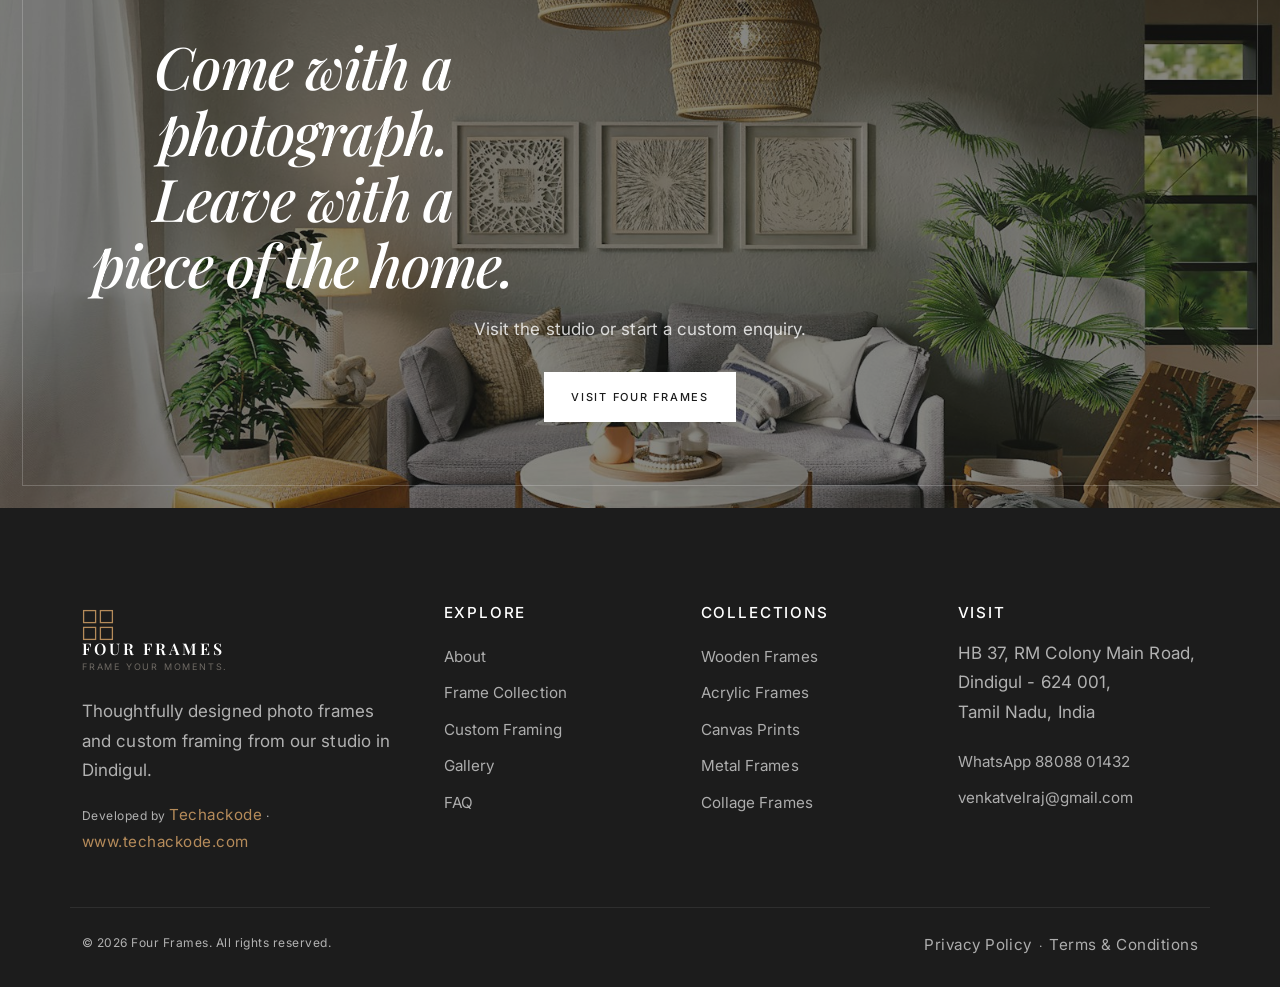
<file: about.html>
<!DOCTYPE html>
<html lang="en">
<head>
  <meta charset="UTF-8">
  <meta name="viewport" content="width=device-width, initial-scale=1.0">
  <title>About Four Frames | A Framing Studio in Dindigul</title>
  <meta name="description" content="Four Frames is a Dindigul studio for thoughtfully designed photo frames and custom framing. Quality, clean design, careful finishing, and personalized service.">
  <link rel="canonical" href="https://fourframes.in/about.html">
  <meta property="og:title" content="About Four Frames">
  <meta property="og:description" content="Every photograph carries a story, a feeling, and a memory worth preserving.">
  <meta name="theme-color" content="#1C1C1C">
  <meta property="og:type" content="website">
  <meta property="og:site_name" content="Four Frames">
  <meta property="og:image" content="https://fourframes.in/assets/images/1618221195710-dd6b41faaea6.jpg">
  <meta property="og:url" content="https://fourframes.in/about.html">
  <meta name="twitter:card" content="summary_large_image">
  <meta name="twitter:title" content="About Four Frames">
  <meta name="twitter:description" content="Every photograph carries a story, a feeling, and a memory worth preserving.">
  <meta name="twitter:image" content="https://fourframes.in/assets/images/1618221195710-dd6b41faaea6.jpg">
  <link rel="icon" type="image/svg+xml" href="assets/favicon.svg">
  <link rel="preconnect" href="https://fonts.googleapis.com">
  <link rel="preconnect" href="https://fonts.gstatic.com" crossorigin>
  <link href="https://fonts.googleapis.com/css2?family=Inter:wght@400;500;600&family=Playfair+Display:ital,wght@0,400;0,500;0,600;0,700;1,400;1,500;1,600&display=swap" rel="stylesheet">
  <link href="https://cdn.jsdelivr.net/npm/bootstrap@5.3.3/dist/css/bootstrap.min.css" rel="stylesheet">
  <link href="https://cdn.jsdelivr.net/npm/bootstrap-icons@1.11.3/font/bootstrap-icons.min.css" rel="stylesheet">
  <link rel="stylesheet" href="css/style.css">
</head>
<body>
  <a class="skip-link" href="#main">Skip to content</a>
  <header class="site-header on-hero" id="siteHeader">
    <div class="header-inner">
      <a class="brand" href="index.html" aria-label="Four Frames home">
        <svg class="brand-mark" viewBox="0 0 40 40" fill="none" aria-hidden="true">
          <rect x="2" y="2" width="15" height="15" stroke="currentColor" stroke-width="1.6"/>
          <rect x="23" y="2" width="15" height="15" stroke="currentColor" stroke-width="1.6"/>
          <rect x="2" y="23" width="15" height="15" stroke="currentColor" stroke-width="1.6"/>
          <rect x="23" y="23" width="15" height="15" stroke="currentColor" stroke-width="1.6"/>
        </svg>
        <span class="brand-text"><strong>FOUR FRAMES</strong><small>Frame Your Moments.</small></span>
      </a>
      <nav class="nav-desktop" aria-label="Primary">
        <a href="index.html">Home</a>
        <a class="active" href="about.html">About</a>
        <a href="frames.html">Frames</a>
        <a href="custom-framing.html">Custom Framing</a>
        <a href="gallery.html">Gallery</a>
        <a href="faq.html">FAQ</a>
        <a href="contact.html">Contact</a>
      </nav>
      <a class="btn btn-header" href="custom-framing.html">Frame Your Moment</a>
      <button class="nav-toggle" id="navToggle" type="button" aria-label="Open menu" aria-expanded="false"><span></span><span></span><span></span></button>
    </div>
  </header>
  <nav class="mobile-nav" id="mobileNav" aria-label="Mobile">
    <a href="index.html">Home</a>
    <a class="active" href="about.html">About</a>
    <a href="frames.html">Frames</a>
    <a href="custom-framing.html">Custom Framing</a>
    <a href="gallery.html">Gallery</a>
    <a href="faq.html">FAQ</a>
    <a href="contact.html">Contact</a>
    <a class="btn btn-light" href="custom-framing.html">Frame Your Moment</a>
  </nav>

  <main id="main" tabindex="-1">
    <section class="page-hero">
      <img src="assets/images/1452457807411-4979b707c5be.jpg" alt="Hands finishing a wooden picture frame in the studio" width="2000" height="1100">
      <div class="container">
        <p class="eyebrow">About Four Frames</p>
        <h1>A Studio for<br>Kept Moments.</h1>
        <p>We frame photographs the way they deserve to be lived with — quietly, carefully, and for a long time.</p>
      </div>
    </section>

    <section class="section">
      <div class="container split">
        <div data-aos="fade-up">
          <p class="eyebrow">Our Story</p>
          <h2 class="section-title">Every Photograph Carries a Story.</h2>
          <hr class="gold-rule">
          <p>Four Frames began with a simple belief: a photograph is not finished when the shutter closes. It is finished when it has a place — on a wall, on a desk, in a home that knows why it matters.</p>
          <p class="muted">From our studio on RM Colony Main Road in Dindigul, we create wooden, acrylic, metal, collage, and custom frames, as well as canvas prints and wall décor. Whether you are framing a single portrait or composing a memory wall, we work with quality, clean design, careful finishing, and personalized service.</p>
        </div>
        <div class="split-media" data-aos="fade-up" data-aos-delay="100">
          <img src="assets/images/1513519245088-0e12902e35a6.jpg" alt="A collection of frames waiting to be chosen" width="1200" height="1400">
        </div>
      </div>
    </section>

    <section class="section bg-cream">
      <div class="container">
        <div class="section-head" data-aos="fade-up">
          <p class="eyebrow">What We Believe</p>
          <h2>Memories deserve more than a folder.</h2>
        </div>
        <div class="belief-list">
          <article class="belief-item" data-aos="fade-up">
            <h3>Presence over decoration</h3>
            <p class="muted">A frame should hold the photograph, not compete with it. We design for calm rooms and lasting walls.</p>
          </article>
          <article class="belief-item" data-aos="fade-up" data-aos-delay="80">
            <h3>Craft you can live beside</h3>
            <p class="muted">Joins, mounts, and finishes are considered so the piece still feels right years from now.</p>
          </article>
          <article class="belief-item" data-aos="fade-up">
            <h3>Advice, not a catalogue only</h3>
            <p class="muted">We help you choose size, material, and arrangement — especially when the gift or the wall is not obvious.</p>
          </article>
          <article class="belief-item" data-aos="fade-up" data-aos-delay="80">
            <h3>Beautiful and within reach</h3>
            <p class="muted">Premium does not have to mean distant. Our vision is framing that is beautiful, affordable, and personal.</p>
          </article>
        </div>
      </div>
    </section>

    <section class="section">
      <div class="container split">
        <div class="split-media" data-aos="fade-up">
          <img src="assets/images/1460661419201-fd4cecdf8a8b.jpg" alt="Artist studio materials used in custom framing" width="1200" height="1400">
        </div>
        <div data-aos="fade-up" data-aos-delay="100">
          <p class="eyebrow">Our Approach</p>
          <h2 class="section-title">From photograph to finished piece.</h2>
          <hr class="gold-rule">
          <div class="timeline">
            <div class="timeline-item">
              <h3>Listen</h3>
              <p class="muted">We begin with the memory — who it is for, where it will live, and how it should feel.</p>
            </div>
            <div class="timeline-item">
              <h3>Select</h3>
              <p class="muted">Material, profile, and mount are chosen to honour the image, not fashion.</p>
            </div>
            <div class="timeline-item">
              <h3>Make</h3>
              <p class="muted">Cutting, joining, mounting, and glazing are done with patience and a final inspection.</p>
            </div>
            <div class="timeline-item">
              <h3>Place</h3>
              <p class="muted">We pack the work so it travels safely — and, when asked, help you imagine it on the wall.</p>
            </div>
          </div>
        </div>
      </div>
    </section>

    <section class="section bg-white">
      <div class="container vm-grid">
        <article class="vm-card" data-aos="fade-up">
          <img src="assets/images/1616046229478-9901c5536a45.jpg" alt="Calm interior representing our vision" width="1200" height="800">
          <div>
            <p class="eyebrow">Vision</p>
            <h3>Our Vision</h3>
            <p>To become a trusted destination for beautiful, affordable, and personalized framing solutions.</p>
          </div>
        </article>
        <article class="vm-card" data-aos="fade-up" data-aos-delay="100">
          <img src="assets/images/1598928506311-c55ded91a20c.jpg" alt="Quiet room representing our mission" width="1200" height="800">
          <div>
            <p class="eyebrow">Mission</p>
            <h3>Our Mission</h3>
            <p>To make it simple for everyone to choose, customize, and frame their moments beautifully.</p>
          </div>
        </article>
      </div>
    </section>

    <section class="section">
      <div class="container">
        <div class="section-head center" data-aos="fade-up">
          <p class="eyebrow">Why Choose Four Frames</p>
          <h2>A framing studio, not a shelf of stock.</h2>
        </div>
        <div class="feature-grid">
          <article class="feature-block" data-aos="fade-up"><span>01</span><h3>Thoughtful Design</h3><p>Clean lines and considered proportions for Indian homes and modern interiors.</p></article>
          <article class="feature-block" data-aos="fade-up" data-aos-delay="80"><span>02</span><h3>Quality Materials</h3><p>Wood, acrylic, metal, and canvas selected for finish and everyday durability.</p></article>
          <article class="feature-block" data-aos="fade-up" data-aos-delay="140"><span>03</span><h3>Personalized Framing</h3><p>Custom sizes, collage layouts, and gifts planned around the person, not a SKU.</p></article>
          <article class="feature-block" data-aos="fade-up" data-aos-delay="200"><span>04</span><h3>Local Care</h3><p>A Dindigul studio you can visit, speak with, and return to as your collection grows.</p></article>
        </div>
      </div>
    </section>

    <section class="section bg-cream">
      <div class="container">
        <div class="section-head" data-aos="fade-up">
          <p class="eyebrow">Studio Notes</p>
          <h2>Work from the wall.</h2>
        </div>
        <div class="gallery-preview">
          <img src="assets/images/1618221195710-dd6b41faaea6.jpg" alt="Framed photograph in a modern home" width="900" height="1100">
          <img src="assets/images/1615873968403-89d8676d7290.jpg" alt="Gallery wall arrangement" width="900" height="700">
          <img src="assets/images/1579783902614-a3fb3927b6a5.jpg" alt="Canvas artwork" width="900" height="1100">
        </div>
      </div>
    </section>

    <section class="cta-banner">
      <img src="assets/images/1615529182904-14819c35db37.jpg" alt="Living room ready for a framed memory" width="2000" height="1100">
      <div class="container" data-aos="fade-up">
        <h2>Come with a photograph. Leave with a piece of the home.</h2>
        <p>Visit the studio or start a custom enquiry.</p>
        <a class="btn btn-light" href="contact.html">Visit Four Frames</a>
      </div>
    </section>
  </main>

  <footer class="site-footer">
    <div class="container footer-grid">
      <div>
        <a class="brand" href="index.html">
          <svg class="brand-mark" viewBox="0 0 40 40" fill="none" aria-hidden="true">
            <rect x="2" y="2" width="15" height="15" stroke="currentColor" stroke-width="1.6"/>
            <rect x="23" y="2" width="15" height="15" stroke="currentColor" stroke-width="1.6"/>
            <rect x="2" y="23" width="15" height="15" stroke="currentColor" stroke-width="1.6"/>
            <rect x="23" y="23" width="15" height="15" stroke="currentColor" stroke-width="1.6"/>
          </svg>
          <span class="brand-text"><strong>FOUR FRAMES</strong><small>Frame Your Moments.</small></span>
        </a>
        <p>Thoughtfully designed photo frames and custom framing from our studio in Dindigul.</p>
        <p class="footer-credit">Developed by <a href="https://www.techackode.com" target="_blank" rel="noopener noreferrer">Techackode</a> · <a href="https://www.techackode.com" target="_blank" rel="noopener noreferrer">www.techackode.com</a></p>
      </div>
      <div>
        <h4>Explore</h4>
        <a href="about.html">About</a>
        <a href="frames.html">Frame Collection</a>
        <a href="custom-framing.html">Custom Framing</a>
        <a href="gallery.html">Gallery</a>
        <a href="faq.html">FAQ</a>
      </div>
      <div>
        <h4>Collections</h4>
        <a href="wooden-frames.html">Wooden Frames</a>
        <a href="acrylic-frames.html">Acrylic Frames</a>
        <a href="canvas-prints.html">Canvas Prints</a>
        <a href="frames.html#metal">Metal Frames</a>
        <a href="frames.html#collage">Collage Frames</a>
      </div>
      <div>
        <h4>Visit</h4>
        <p>HB 37, RM Colony Main Road,<br>Dindigul - 624 001,<br>Tamil Nadu, India</p>
        <a href="https://wa.me/918808801432" target="_blank" rel="noopener noreferrer">WhatsApp 88088 01432</a>
        <a href="mailto:venkatvelraj@gmail.com">venkatvelraj@gmail.com</a>
      </div>
    </div>
    <div class="container footer-bottom">
      <span>© <span id="year"></span> Four Frames. All rights reserved.</span>
      <span><a href="privacy-policy.html">Privacy Policy</a> &nbsp;·&nbsp; <a href="terms-conditions.html">Terms &amp; Conditions</a></span>
    </div>
  </footer>
  <script src="https://cdn.jsdelivr.net/npm/bootstrap@5.3.3/dist/js/bootstrap.bundle.min.js"></script>
  <script src="js/main.js"></script>
</body>
</html>
</file>
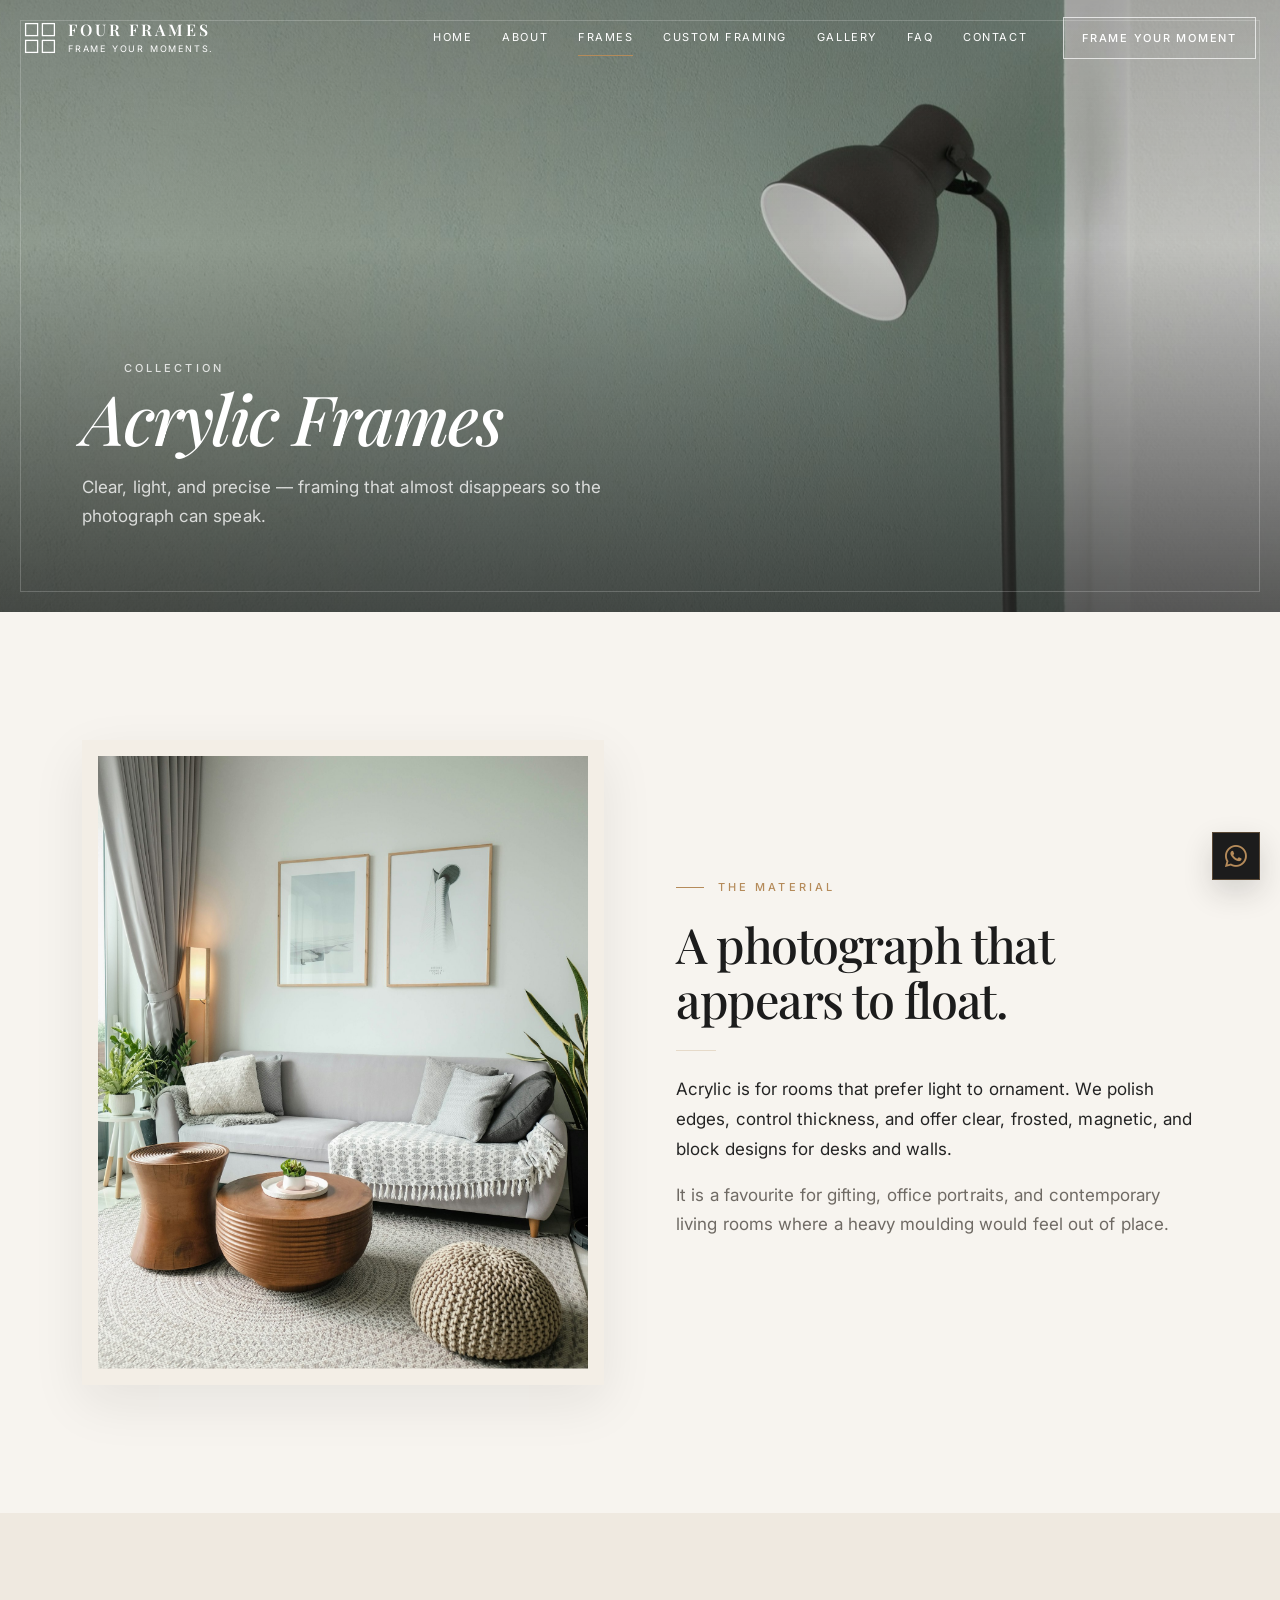
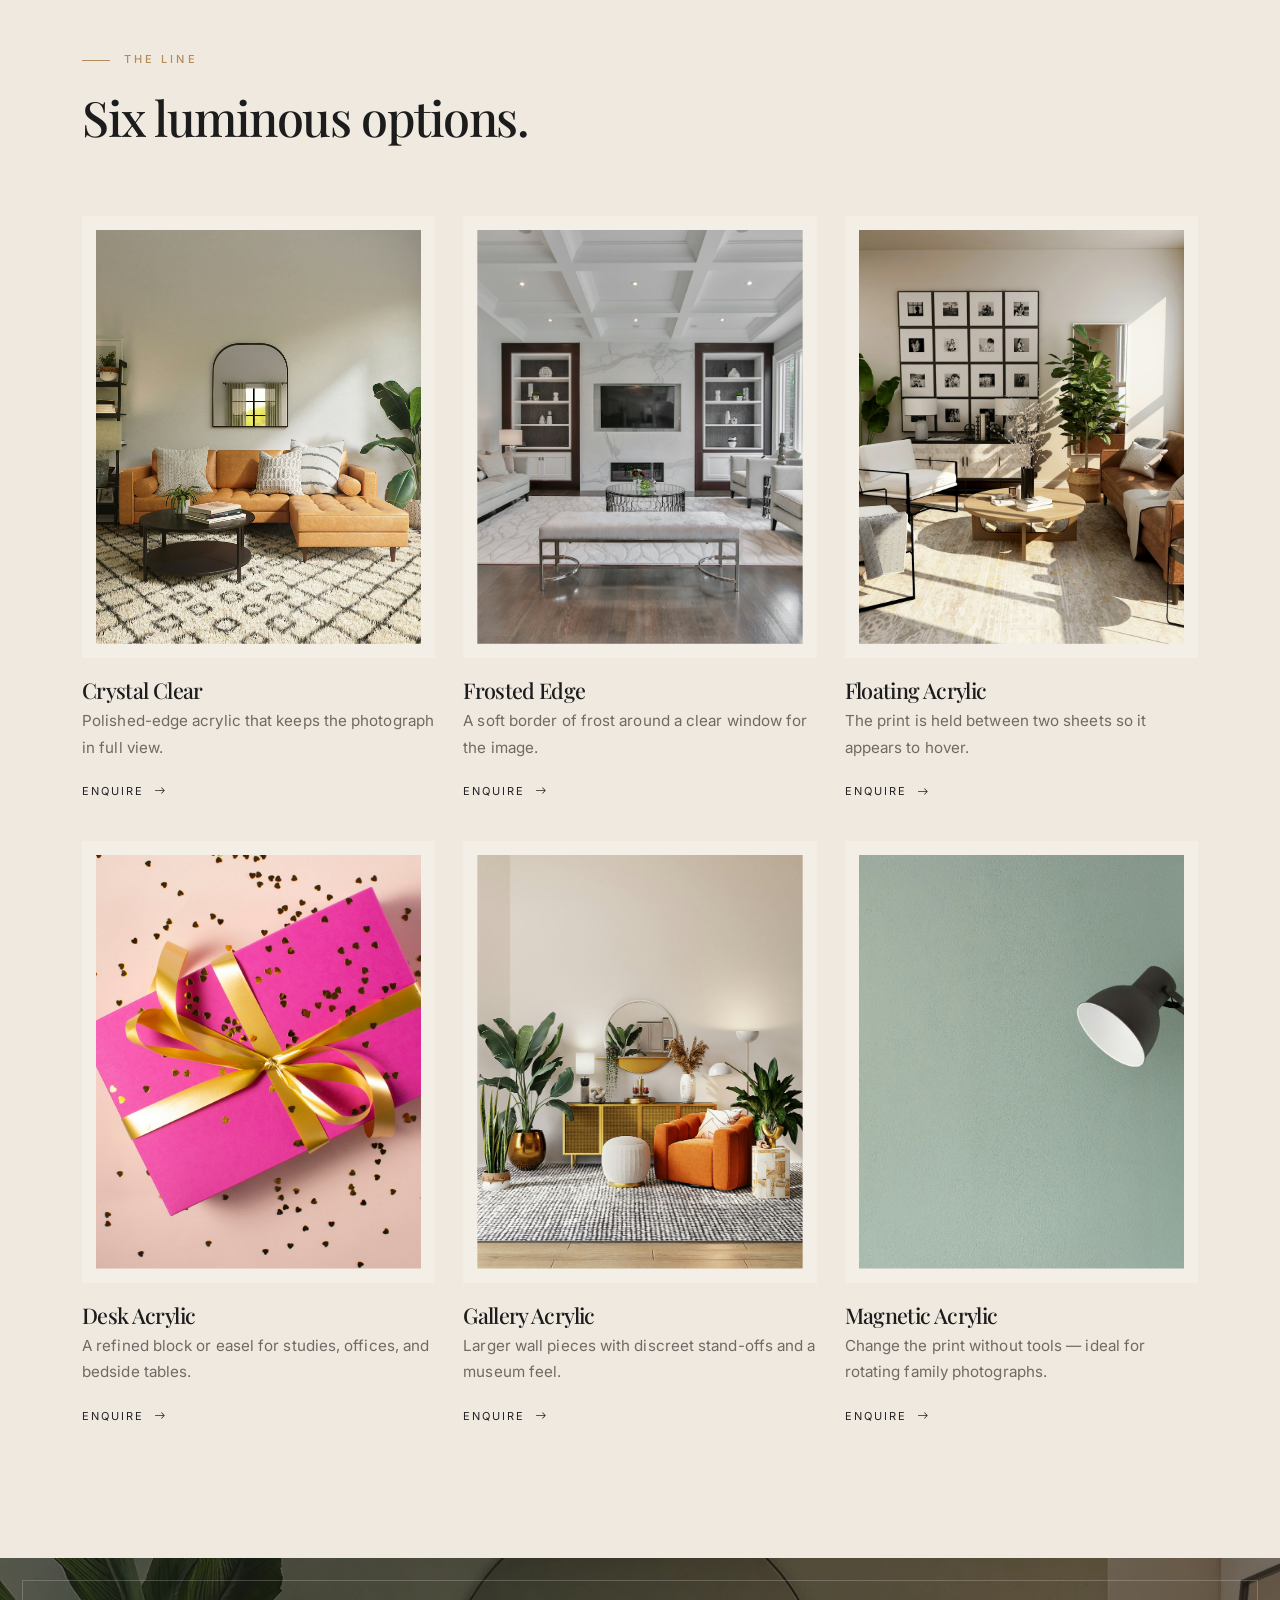
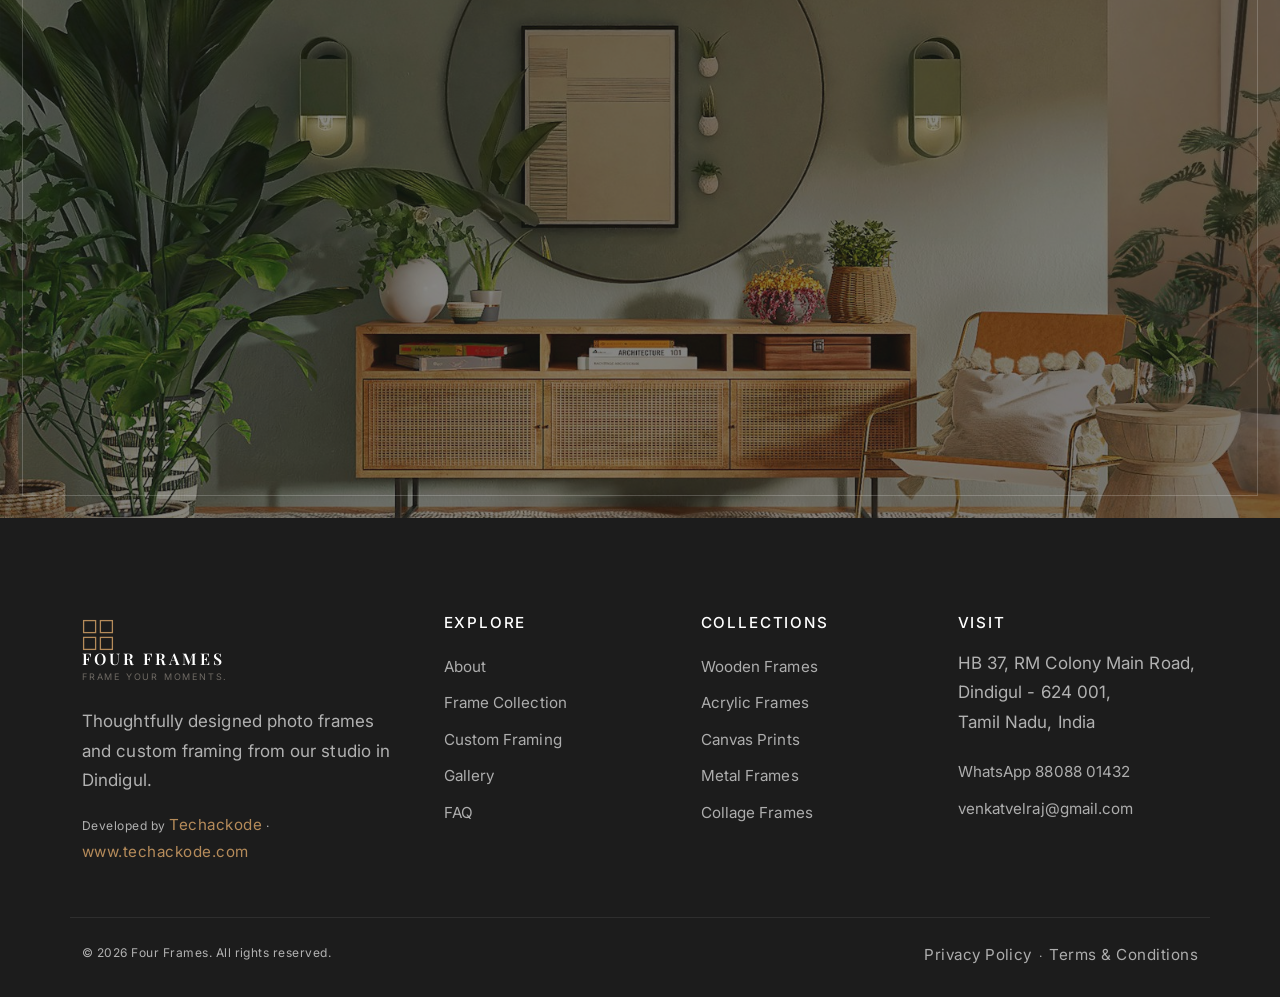
<file: acrylic-frames.html>
<!DOCTYPE html>
<html lang="en">
<head>
  <meta charset="UTF-8">
  <meta name="viewport" content="width=device-width, initial-scale=1.0">
  <title>Acrylic Frames | Four Frames Dindigul</title>
  <meta name="description" content="Acrylic photo frames — crystal clear, frosted, floating, desk, and magnetic. Light, modern framing from Four Frames, Dindigul.">
  <link rel="canonical" href="https://fourframes.in/acrylic-frames.html">
  <meta property="og:title" content="Acrylic Frames | Four Frames">
  <meta property="og:description" content="Light, luminous, and quietly modern — for photographs that should float.">
  <meta name="theme-color" content="#1C1C1C">
  <meta property="og:type" content="website">
  <meta property="og:site_name" content="Four Frames">
  <meta property="og:image" content="https://fourframes.in/assets/images/1618221195710-dd6b41faaea6.jpg">
  <meta property="og:url" content="https://fourframes.in/acrylic-frames.html">
  <meta name="twitter:card" content="summary_large_image">
  <meta name="twitter:title" content="Acrylic Frames | Four Frames">
  <meta name="twitter:description" content="Light, luminous, and quietly modern — for photographs that should float.">
  <meta name="twitter:image" content="https://fourframes.in/assets/images/1618221195710-dd6b41faaea6.jpg">
  <link rel="icon" type="image/svg+xml" href="assets/favicon.svg">
  <link rel="preconnect" href="https://fonts.googleapis.com">
  <link rel="preconnect" href="https://fonts.gstatic.com" crossorigin>
  <link href="https://fonts.googleapis.com/css2?family=Inter:wght@400;500;600&family=Playfair+Display:ital,wght@0,400;0,500;0,600;0,700;1,400;1,500;1,600&display=swap" rel="stylesheet">
  <link href="https://cdn.jsdelivr.net/npm/bootstrap@5.3.3/dist/css/bootstrap.min.css" rel="stylesheet">
  <link href="https://cdn.jsdelivr.net/npm/bootstrap-icons@1.11.3/font/bootstrap-icons.min.css" rel="stylesheet">
  <link rel="stylesheet" href="css/style.css">
</head>
<body>
  <a class="skip-link" href="#main">Skip to content</a>
  <header class="site-header on-hero" id="siteHeader">
    <div class="header-inner">
      <a class="brand" href="index.html" aria-label="Four Frames home">
        <svg class="brand-mark" viewBox="0 0 40 40" fill="none" aria-hidden="true">
          <rect x="2" y="2" width="15" height="15" stroke="currentColor" stroke-width="1.6"/>
          <rect x="23" y="2" width="15" height="15" stroke="currentColor" stroke-width="1.6"/>
          <rect x="2" y="23" width="15" height="15" stroke="currentColor" stroke-width="1.6"/>
          <rect x="23" y="23" width="15" height="15" stroke="currentColor" stroke-width="1.6"/>
        </svg>
        <span class="brand-text"><strong>FOUR FRAMES</strong><small>Frame Your Moments.</small></span>
      </a>
      <nav class="nav-desktop" aria-label="Primary">
        <a href="index.html">Home</a>
        <a href="about.html">About</a>
        <a class="active" href="frames.html">Frames</a>
        <a href="custom-framing.html">Custom Framing</a>
        <a href="gallery.html">Gallery</a>
        <a href="faq.html">FAQ</a>
        <a href="contact.html">Contact</a>
      </nav>
      <a class="btn btn-header" href="custom-framing.html">Frame Your Moment</a>
      <button class="nav-toggle" id="navToggle" type="button" aria-label="Open menu" aria-expanded="false"><span></span><span></span><span></span></button>
    </div>
  </header>
  <nav class="mobile-nav" id="mobileNav" aria-label="Mobile">
    <a href="index.html">Home</a>
    <a href="about.html">About</a>
    <a class="active" href="frames.html">Frames</a>
    <a href="custom-framing.html">Custom Framing</a>
    <a href="gallery.html">Gallery</a>
    <a href="faq.html">FAQ</a>
    <a href="contact.html">Contact</a>
    <a class="btn btn-light" href="custom-framing.html">Frame Your Moment</a>
  </nav>

  <main id="main" tabindex="-1">
    <section class="page-hero">
      <img src="assets/images/1494438639946-1ebd1d20bf85.jpg" alt="Minimal modern interior suited to acrylic frames" width="2000" height="1100">
      <div class="container">
        <p class="eyebrow">Collection</p>
        <h1>Acrylic Frames</h1>
        <p>Clear, light, and precise — framing that almost disappears so the photograph can speak.</p>
      </div>
    </section>

    <section class="section">
      <div class="container split">
        <div class="split-media" data-aos="fade-up">
          <img src="assets/images/1583847268964-b28dc8f51f92.jpg" alt="Contemporary interior with clean modern framing" width="1200" height="1400">
        </div>
        <div data-aos="fade-up" data-aos-delay="100">
          <p class="eyebrow">The Material</p>
          <h2 class="section-title">A photograph that appears to float.</h2>
          <hr class="gold-rule">
          <p>Acrylic is for rooms that prefer light to ornament. We polish edges, control thickness, and offer clear, frosted, magnetic, and block designs for desks and walls.</p>
          <p class="muted">It is a favourite for gifting, office portraits, and contemporary living rooms where a heavy moulding would feel out of place.</p>
        </div>
      </div>
    </section>

    <section class="section bg-cream">
      <div class="container">
        <div class="section-head" data-aos="fade-up">
          <p class="eyebrow">The Line</p>
          <h2>Six luminous options.</h2>
        </div>
        <div class="product-grid">
          <article class="product-card" data-aos="fade-up">
            <div class="media"><img src="assets/images/1616047006789-b7af5afb8c20.jpg" alt="Crystal clear acrylic frame" width="800" height="1000"></div>
            <h3>Crystal Clear</h3>
            <p>Polished-edge acrylic that keeps the photograph in full view.</p>
            <a class="explore" href="contact.html">Enquire <i class="bi bi-arrow-right"></i></a>
          </article>
          <article class="product-card" data-aos="fade-up" data-aos-delay="80">
            <div class="media"><img src="assets/images/1598928506311-c55ded91a20c.jpg" alt="Frosted edge acrylic frame" width="800" height="1000"></div>
            <h3>Frosted Edge</h3>
            <p>A soft border of frost around a clear window for the image.</p>
            <a class="explore" href="contact.html">Enquire <i class="bi bi-arrow-right"></i></a>
          </article>
          <article class="product-card" data-aos="fade-up" data-aos-delay="140">
            <div class="media"><img src="assets/images/1600210492486-724fe5c67fb0.jpg" alt="Floating acrylic frame" width="800" height="1000"></div>
            <h3>Floating Acrylic</h3>
            <p>The print is held between two sheets so it appears to hover.</p>
            <a class="explore" href="contact.html">Enquire <i class="bi bi-arrow-right"></i></a>
          </article>
          <article class="product-card" data-aos="fade-up">
            <div class="media"><img src="assets/images/1549465220-1a8b9238cd48.jpg" alt="Desk acrylic frame" width="800" height="1000"></div>
            <h3>Desk Acrylic</h3>
            <p>A refined block or easel for studies, offices, and bedside tables.</p>
            <a class="explore" href="contact.html">Enquire <i class="bi bi-arrow-right"></i></a>
          </article>
          <article class="product-card" data-aos="fade-up" data-aos-delay="80">
            <div class="media"><img src="assets/images/1618220179428-22790b461013.jpg" alt="Gallery acrylic frame" width="800" height="1000"></div>
            <h3>Gallery Acrylic</h3>
            <p>Larger wall pieces with discreet stand-offs and a museum feel.</p>
            <a class="explore" href="contact.html">Enquire <i class="bi bi-arrow-right"></i></a>
          </article>
          <article class="product-card" data-aos="fade-up" data-aos-delay="140">
            <div class="media"><img src="assets/images/1494438639946-1ebd1d20bf85.jpg" alt="Magnetic acrylic frame" width="800" height="1000"></div>
            <h3>Magnetic Acrylic</h3>
            <p>Change the print without tools — ideal for rotating family photographs.</p>
            <a class="explore" href="contact.html">Enquire <i class="bi bi-arrow-right"></i></a>
          </article>
        </div>
      </div>
    </section>

    <section class="cta-banner">
      <img src="assets/images/1616046229478-9901c5536a45.jpg" alt="Bright living space for acrylic framing" width="2000" height="1100">
      <div class="container">
        <h2>A modern photograph deserves a modern hold.</h2>
        <p>Visit the studio to see thicknesses, edges, and hanging options in person.</p>
        <a class="btn btn-light" href="contact.html">Visit the Studio</a>
      </div>
    </section>
  </main>

  <footer class="site-footer">
    <div class="container footer-grid">
      <div>
        <a class="brand" href="index.html">
          <svg class="brand-mark" viewBox="0 0 40 40" fill="none" aria-hidden="true">
            <rect x="2" y="2" width="15" height="15" stroke="currentColor" stroke-width="1.6"/>
            <rect x="23" y="2" width="15" height="15" stroke="currentColor" stroke-width="1.6"/>
            <rect x="2" y="23" width="15" height="15" stroke="currentColor" stroke-width="1.6"/>
            <rect x="23" y="23" width="15" height="15" stroke="currentColor" stroke-width="1.6"/>
          </svg>
          <span class="brand-text"><strong>FOUR FRAMES</strong><small>Frame Your Moments.</small></span>
        </a>
        <p>Thoughtfully designed photo frames and custom framing from our studio in Dindigul.</p>
        <p class="footer-credit">Developed by <a href="https://www.techackode.com" target="_blank" rel="noopener noreferrer">Techackode</a> · <a href="https://www.techackode.com" target="_blank" rel="noopener noreferrer">www.techackode.com</a></p>
      </div>
      <div>
        <h4>Explore</h4>
        <a href="about.html">About</a>
        <a href="frames.html">Frame Collection</a>
        <a href="custom-framing.html">Custom Framing</a>
        <a href="gallery.html">Gallery</a>
        <a href="faq.html">FAQ</a>
      </div>
      <div>
        <h4>Collections</h4>
        <a href="wooden-frames.html">Wooden Frames</a>
        <a href="acrylic-frames.html">Acrylic Frames</a>
        <a href="canvas-prints.html">Canvas Prints</a>
        <a href="frames.html#metal">Metal Frames</a>
        <a href="frames.html#collage">Collage Frames</a>
      </div>
      <div>
        <h4>Visit</h4>
        <p>HB 37, RM Colony Main Road,<br>Dindigul - 624 001,<br>Tamil Nadu, India</p>
        <a href="https://wa.me/918808801432" target="_blank" rel="noopener noreferrer">WhatsApp 88088 01432</a>
        <a href="mailto:venkatvelraj@gmail.com">venkatvelraj@gmail.com</a>
      </div>
    </div>
    <div class="container footer-bottom">
      <span>© <span id="year"></span> Four Frames. All rights reserved.</span>
      <span><a href="privacy-policy.html">Privacy Policy</a> &nbsp;·&nbsp; <a href="terms-conditions.html">Terms &amp; Conditions</a></span>
    </div>
  </footer>
  <script src="https://cdn.jsdelivr.net/npm/bootstrap@5.3.3/dist/js/bootstrap.bundle.min.js"></script>
  <script src="js/main.js"></script>
</body>
</html>
</file>
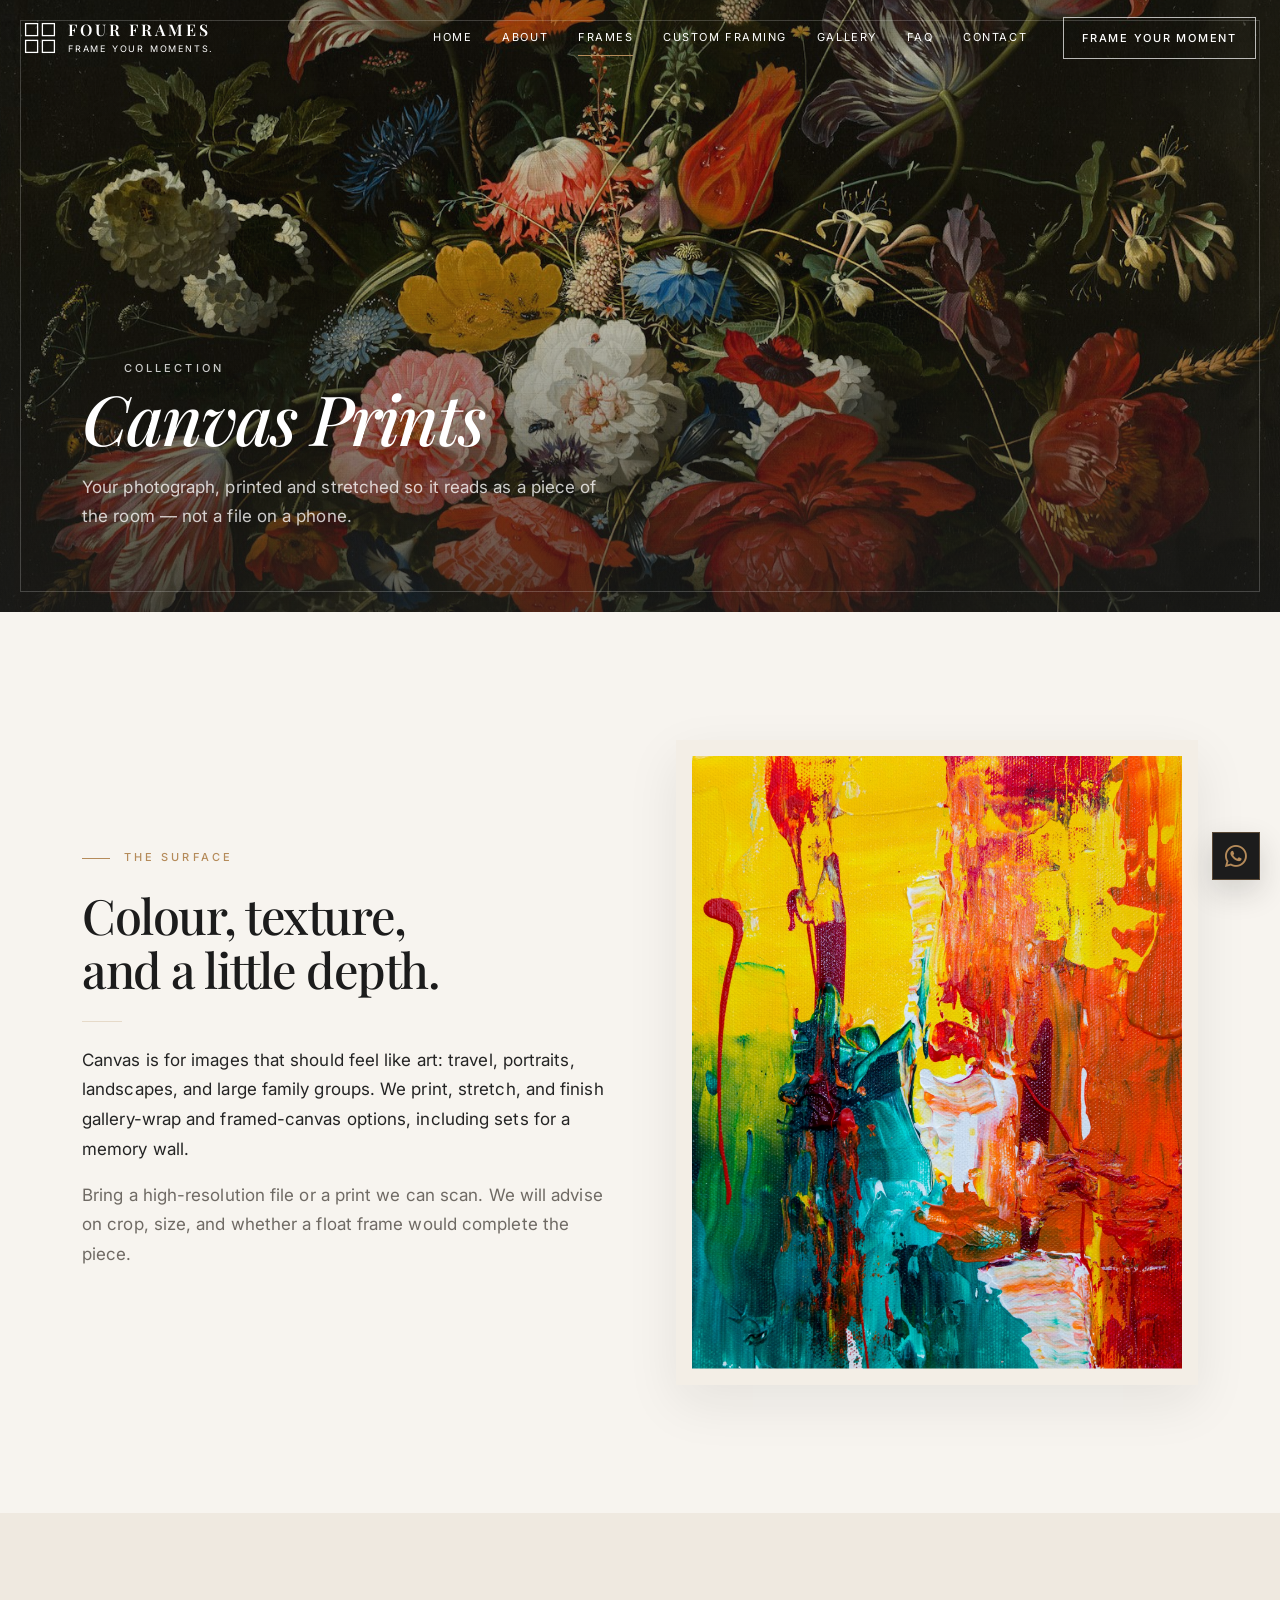
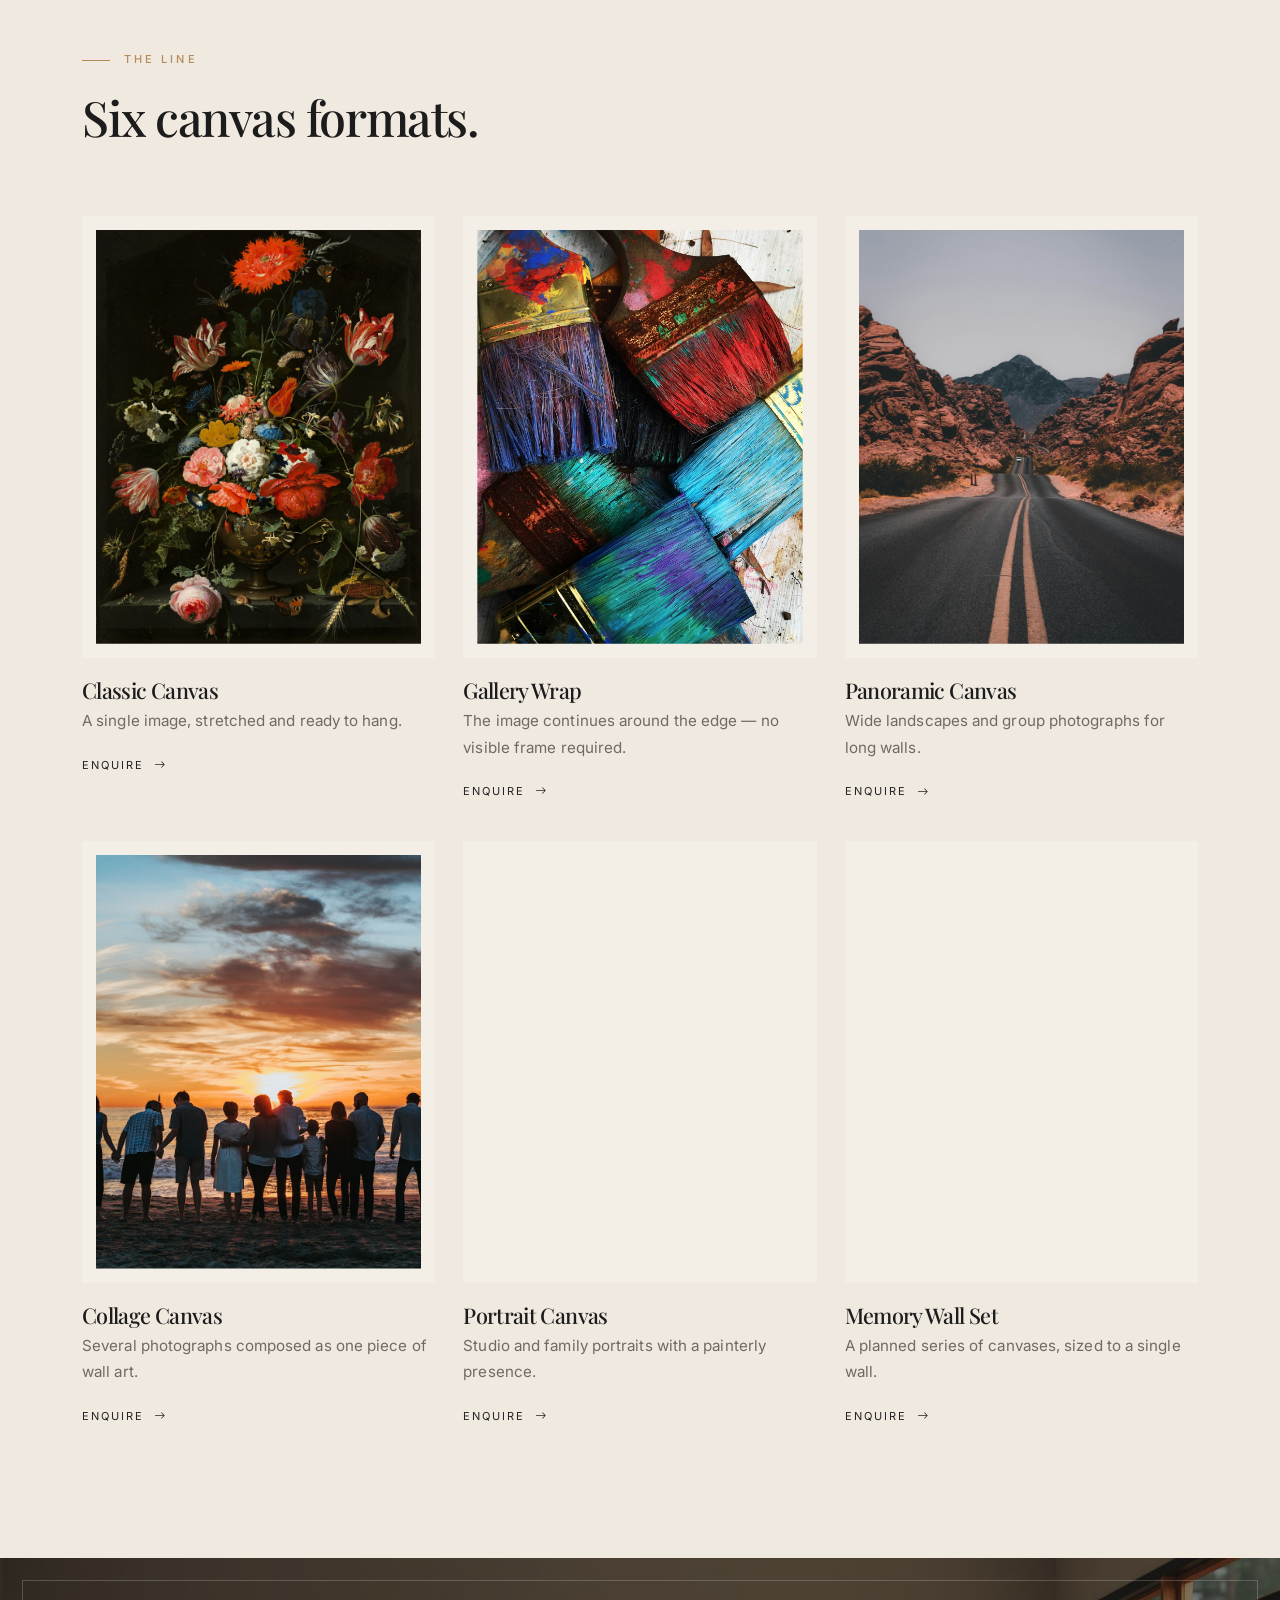
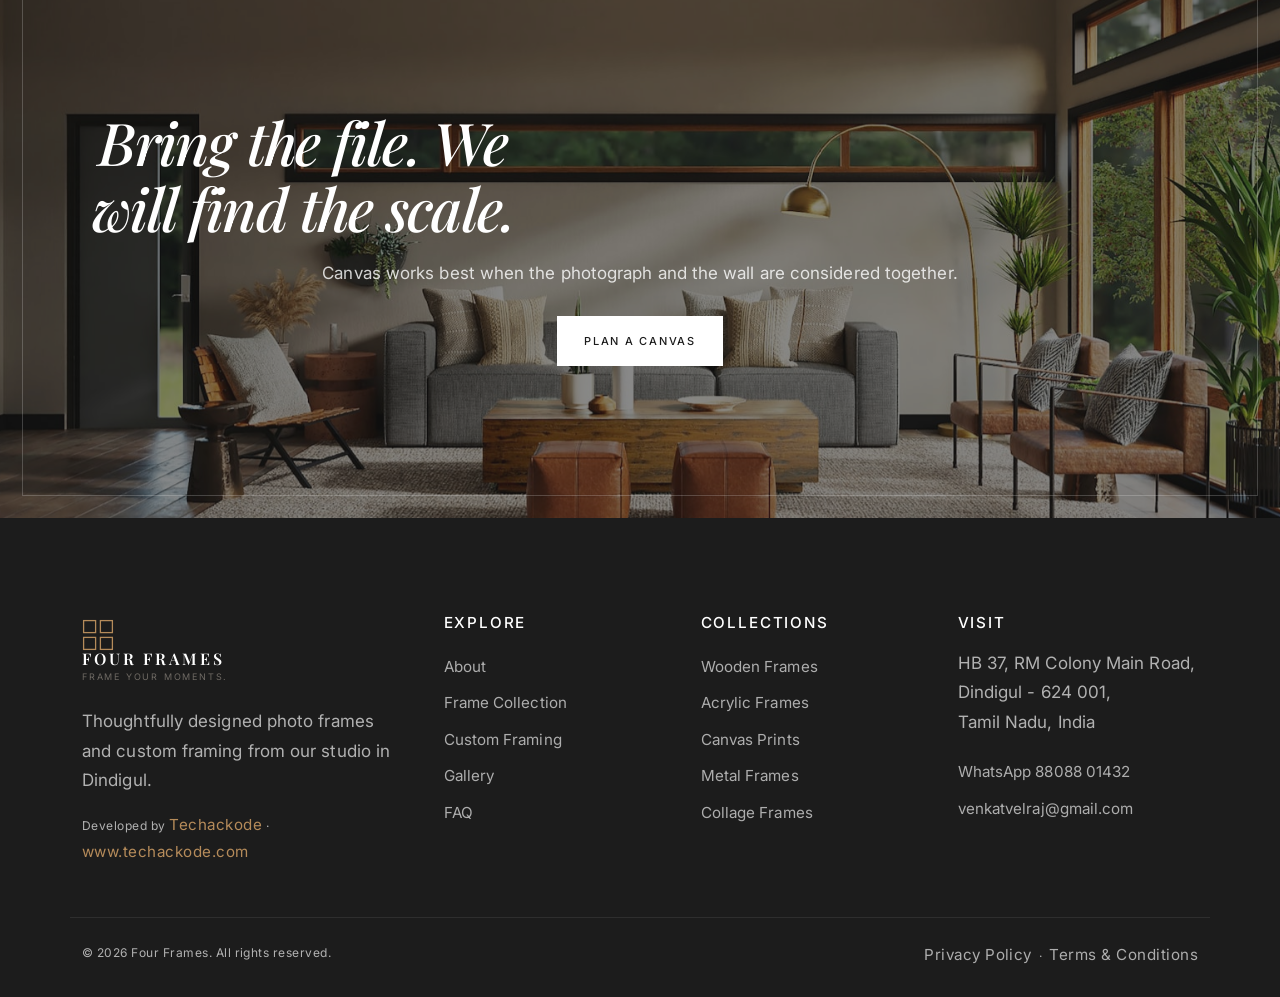
<file: canvas-prints.html>
<!DOCTYPE html>
<html lang="en">
<head>
  <meta charset="UTF-8">
  <meta name="viewport" content="width=device-width, initial-scale=1.0">
  <title>Canvas Prints | Four Frames Dindigul</title>
  <meta name="description" content="Canvas prints and gallery wraps from Four Frames, Dindigul. Classic, panoramic, collage, and portrait canvases that give photographs the presence of a painting.">
  <link rel="canonical" href="https://fourframes.in/canvas-prints.html">
  <meta property="og:title" content="Canvas Prints | Four Frames">
  <meta property="og:description" content="Photographs with the presence of a painting.">
  <meta name="theme-color" content="#1C1C1C">
  <meta property="og:type" content="website">
  <meta property="og:site_name" content="Four Frames">
  <meta property="og:image" content="https://fourframes.in/assets/images/1618221195710-dd6b41faaea6.jpg">
  <meta property="og:url" content="https://fourframes.in/canvas-prints.html">
  <meta name="twitter:card" content="summary_large_image">
  <meta name="twitter:title" content="Canvas Prints | Four Frames">
  <meta name="twitter:description" content="Photographs with the presence of a painting.">
  <meta name="twitter:image" content="https://fourframes.in/assets/images/1618221195710-dd6b41faaea6.jpg">
  <link rel="icon" type="image/svg+xml" href="assets/favicon.svg">
  <link rel="preconnect" href="https://fonts.googleapis.com">
  <link rel="preconnect" href="https://fonts.gstatic.com" crossorigin>
  <link href="https://fonts.googleapis.com/css2?family=Inter:wght@400;500;600&family=Playfair+Display:ital,wght@0,400;0,500;0,600;0,700;1,400;1,500;1,600&display=swap" rel="stylesheet">
  <link href="https://cdn.jsdelivr.net/npm/bootstrap@5.3.3/dist/css/bootstrap.min.css" rel="stylesheet">
  <link href="https://cdn.jsdelivr.net/npm/bootstrap-icons@1.11.3/font/bootstrap-icons.min.css" rel="stylesheet">
  <link rel="stylesheet" href="css/style.css">
</head>
<body>
  <a class="skip-link" href="#main">Skip to content</a>
  <header class="site-header on-hero" id="siteHeader">
    <div class="header-inner">
      <a class="brand" href="index.html" aria-label="Four Frames home">
        <svg class="brand-mark" viewBox="0 0 40 40" fill="none" aria-hidden="true">
          <rect x="2" y="2" width="15" height="15" stroke="currentColor" stroke-width="1.6"/>
          <rect x="23" y="2" width="15" height="15" stroke="currentColor" stroke-width="1.6"/>
          <rect x="2" y="23" width="15" height="15" stroke="currentColor" stroke-width="1.6"/>
          <rect x="23" y="23" width="15" height="15" stroke="currentColor" stroke-width="1.6"/>
        </svg>
        <span class="brand-text"><strong>FOUR FRAMES</strong><small>Frame Your Moments.</small></span>
      </a>
      <nav class="nav-desktop" aria-label="Primary">
        <a href="index.html">Home</a>
        <a href="about.html">About</a>
        <a class="active" href="frames.html">Frames</a>
        <a href="custom-framing.html">Custom Framing</a>
        <a href="gallery.html">Gallery</a>
        <a href="faq.html">FAQ</a>
        <a href="contact.html">Contact</a>
      </nav>
      <a class="btn btn-header" href="custom-framing.html">Frame Your Moment</a>
      <button class="nav-toggle" id="navToggle" type="button" aria-label="Open menu" aria-expanded="false"><span></span><span></span><span></span></button>
    </div>
  </header>
  <nav class="mobile-nav" id="mobileNav" aria-label="Mobile">
    <a href="index.html">Home</a>
    <a href="about.html">About</a>
    <a class="active" href="frames.html">Frames</a>
    <a href="custom-framing.html">Custom Framing</a>
    <a href="gallery.html">Gallery</a>
    <a href="faq.html">FAQ</a>
    <a href="contact.html">Contact</a>
    <a class="btn btn-light" href="custom-framing.html">Frame Your Moment</a>
  </nav>

  <main id="main" tabindex="-1">
    <section class="page-hero">
      <img src="assets/images/1579783902614-a3fb3927b6a5.jpg" alt="Canvas artwork displayed as wall décor" width="2000" height="1100">
      <div class="container">
        <p class="eyebrow">Collection</p>
        <h1>Canvas Prints</h1>
        <p>Your photograph, printed and stretched so it reads as a piece of the room — not a file on a phone.</p>
      </div>
    </section>

    <section class="section">
      <div class="container split">
        <div data-aos="fade-up">
          <p class="eyebrow">The Surface</p>
          <h2 class="section-title">Colour, texture, and a little depth.</h2>
          <hr class="gold-rule">
          <p>Canvas is for images that should feel like art: travel, portraits, landscapes, and large family groups. We print, stretch, and finish gallery-wrap and framed-canvas options, including sets for a memory wall.</p>
          <p class="muted">Bring a high-resolution file or a print we can scan. We will advise on crop, size, and whether a float frame would complete the piece.</p>
        </div>
        <div class="split-media" data-aos="fade-up" data-aos-delay="100">
          <img src="assets/images/1541961017774-22349e4a1262.jpg" alt="Canvas and painted surfaces in a studio" width="1200" height="1400">
        </div>
      </div>
    </section>

    <section class="section bg-cream">
      <div class="container">
        <div class="section-head" data-aos="fade-up">
          <p class="eyebrow">The Line</p>
          <h2>Six canvas formats.</h2>
        </div>
        <div class="product-grid">
          <article class="product-card" data-aos="fade-up">
            <div class="media"><img src="assets/images/1579783902614-a3fb3927b6a5.jpg" alt="Classic canvas print" width="800" height="1000"></div>
            <h3>Classic Canvas</h3>
            <p>A single image, stretched and ready to hang.</p>
            <a class="explore" href="contact.html">Enquire <i class="bi bi-arrow-right"></i></a>
          </article>
          <article class="product-card" data-aos="fade-up" data-aos-delay="80">
            <div class="media"><img src="assets/images/1460661419201-fd4cecdf8a8b.jpg" alt="Gallery wrap canvas" width="800" height="1000"></div>
            <h3>Gallery Wrap</h3>
            <p>The image continues around the edge — no visible frame required.</p>
            <a class="explore" href="contact.html">Enquire <i class="bi bi-arrow-right"></i></a>
          </article>
          <article class="product-card" data-aos="fade-up" data-aos-delay="140">
            <div class="media"><img src="assets/images/1500530855697-b586d89ba3ee.jpg" alt="Panoramic canvas" width="800" height="1000"></div>
            <h3>Panoramic Canvas</h3>
            <p>Wide landscapes and group photographs for long walls.</p>
            <a class="explore" href="contact.html">Enquire <i class="bi bi-arrow-right"></i></a>
          </article>
          <article class="product-card" data-aos="fade-up">
            <div class="media"><img src="assets/images/1511895426328-dc8714191300.jpg" alt="Collage canvas" width="800" height="1000"></div>
            <h3>Collage Canvas</h3>
            <p>Several photographs composed as one piece of wall art.</p>
            <a class="explore" href="contact.html">Enquire <i class="bi bi-arrow-right"></i></a>
          </article>
          <article class="product-card" data-aos="fade-up" data-aos-delay="80">
            <div class="media"><img src="assets/images/1531746020798-e6953c6e8e04.jpg" alt="Portrait canvas" width="800" height="1000"></div>
            <h3>Portrait Canvas</h3>
            <p>Studio and family portraits with a painterly presence.</p>
            <a class="explore" href="contact.html">Enquire <i class="bi bi-arrow-right"></i></a>
          </article>
          <article class="product-card" data-aos="fade-up" data-aos-delay="140">
            <div class="media"><img src="assets/images/1615873968403-89d8676d7290.jpg" alt="Memory wall canvas set" width="800" height="1000"></div>
            <h3>Memory Wall Set</h3>
            <p>A planned series of canvases, sized to a single wall.</p>
            <a class="explore" href="custom-framing.html">Enquire <i class="bi bi-arrow-right"></i></a>
          </article>
        </div>
      </div>
    </section>

    <section class="cta-banner">
      <img src="assets/images/1618221195710-dd6b41faaea6.jpg" alt="Living room wall ready for canvas art" width="2000" height="1100">
      <div class="container">
        <h2>Bring the file. We will find the scale.</h2>
        <p>Canvas works best when the photograph and the wall are considered together.</p>
        <a class="btn btn-light" href="custom-framing.html">Plan a Canvas</a>
      </div>
    </section>
  </main>

  <footer class="site-footer">
    <div class="container footer-grid">
      <div>
        <a class="brand" href="index.html">
          <svg class="brand-mark" viewBox="0 0 40 40" fill="none" aria-hidden="true">
            <rect x="2" y="2" width="15" height="15" stroke="currentColor" stroke-width="1.6"/>
            <rect x="23" y="2" width="15" height="15" stroke="currentColor" stroke-width="1.6"/>
            <rect x="2" y="23" width="15" height="15" stroke="currentColor" stroke-width="1.6"/>
            <rect x="23" y="23" width="15" height="15" stroke="currentColor" stroke-width="1.6"/>
          </svg>
          <span class="brand-text"><strong>FOUR FRAMES</strong><small>Frame Your Moments.</small></span>
        </a>
        <p>Thoughtfully designed photo frames and custom framing from our studio in Dindigul.</p>
        <p class="footer-credit">Developed by <a href="https://www.techackode.com" target="_blank" rel="noopener noreferrer">Techackode</a> · <a href="https://www.techackode.com" target="_blank" rel="noopener noreferrer">www.techackode.com</a></p>
      </div>
      <div>
        <h4>Explore</h4>
        <a href="about.html">About</a>
        <a href="frames.html">Frame Collection</a>
        <a href="custom-framing.html">Custom Framing</a>
        <a href="gallery.html">Gallery</a>
        <a href="faq.html">FAQ</a>
      </div>
      <div>
        <h4>Collections</h4>
        <a href="wooden-frames.html">Wooden Frames</a>
        <a href="acrylic-frames.html">Acrylic Frames</a>
        <a href="canvas-prints.html">Canvas Prints</a>
        <a href="frames.html#metal">Metal Frames</a>
        <a href="frames.html#collage">Collage Frames</a>
      </div>
      <div>
        <h4>Visit</h4>
        <p>HB 37, RM Colony Main Road,<br>Dindigul - 624 001,<br>Tamil Nadu, India</p>
        <a href="https://wa.me/918808801432" target="_blank" rel="noopener noreferrer">WhatsApp 88088 01432</a>
        <a href="mailto:venkatvelraj@gmail.com">venkatvelraj@gmail.com</a>
      </div>
    </div>
    <div class="container footer-bottom">
      <span>© <span id="year"></span> Four Frames. All rights reserved.</span>
      <span><a href="privacy-policy.html">Privacy Policy</a> &nbsp;·&nbsp; <a href="terms-conditions.html">Terms &amp; Conditions</a></span>
    </div>
  </footer>
  <script src="https://cdn.jsdelivr.net/npm/bootstrap@5.3.3/dist/js/bootstrap.bundle.min.js"></script>
  <script src="js/main.js"></script>
</body>
</html>
</file>
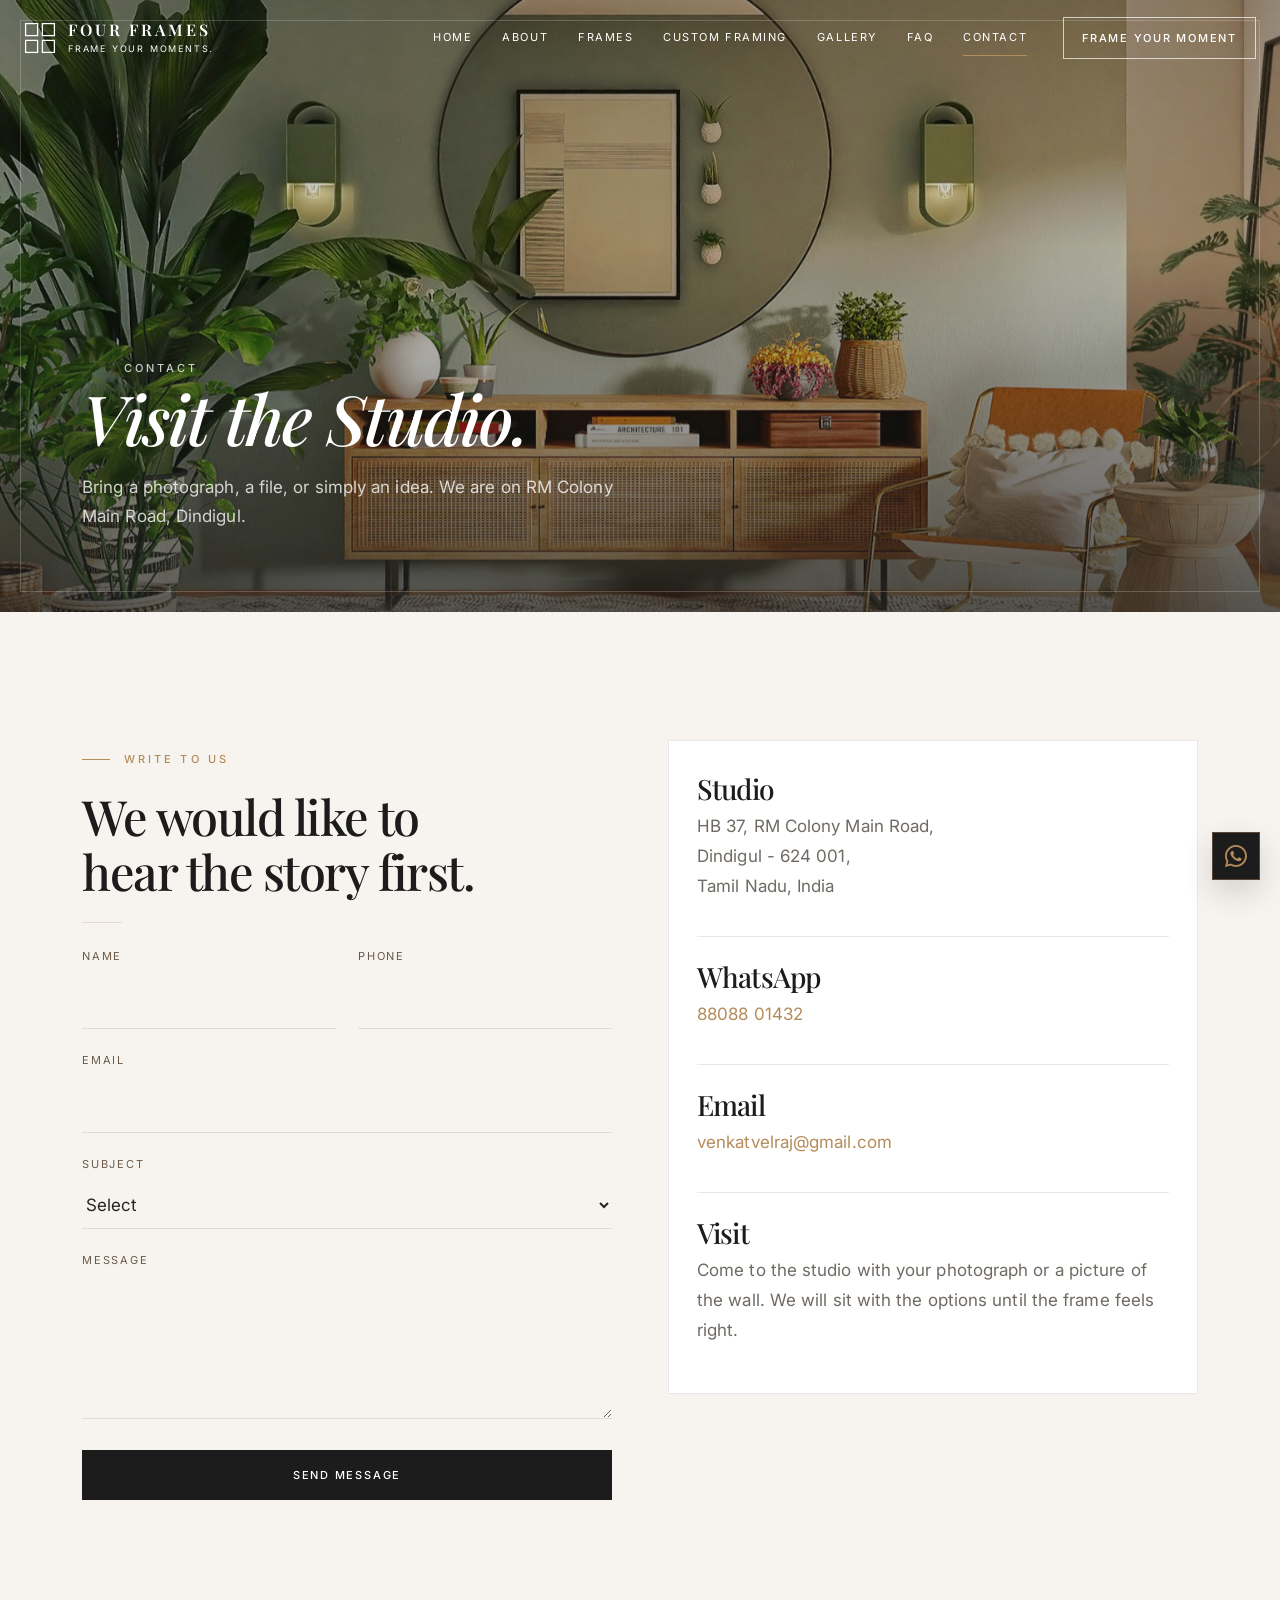
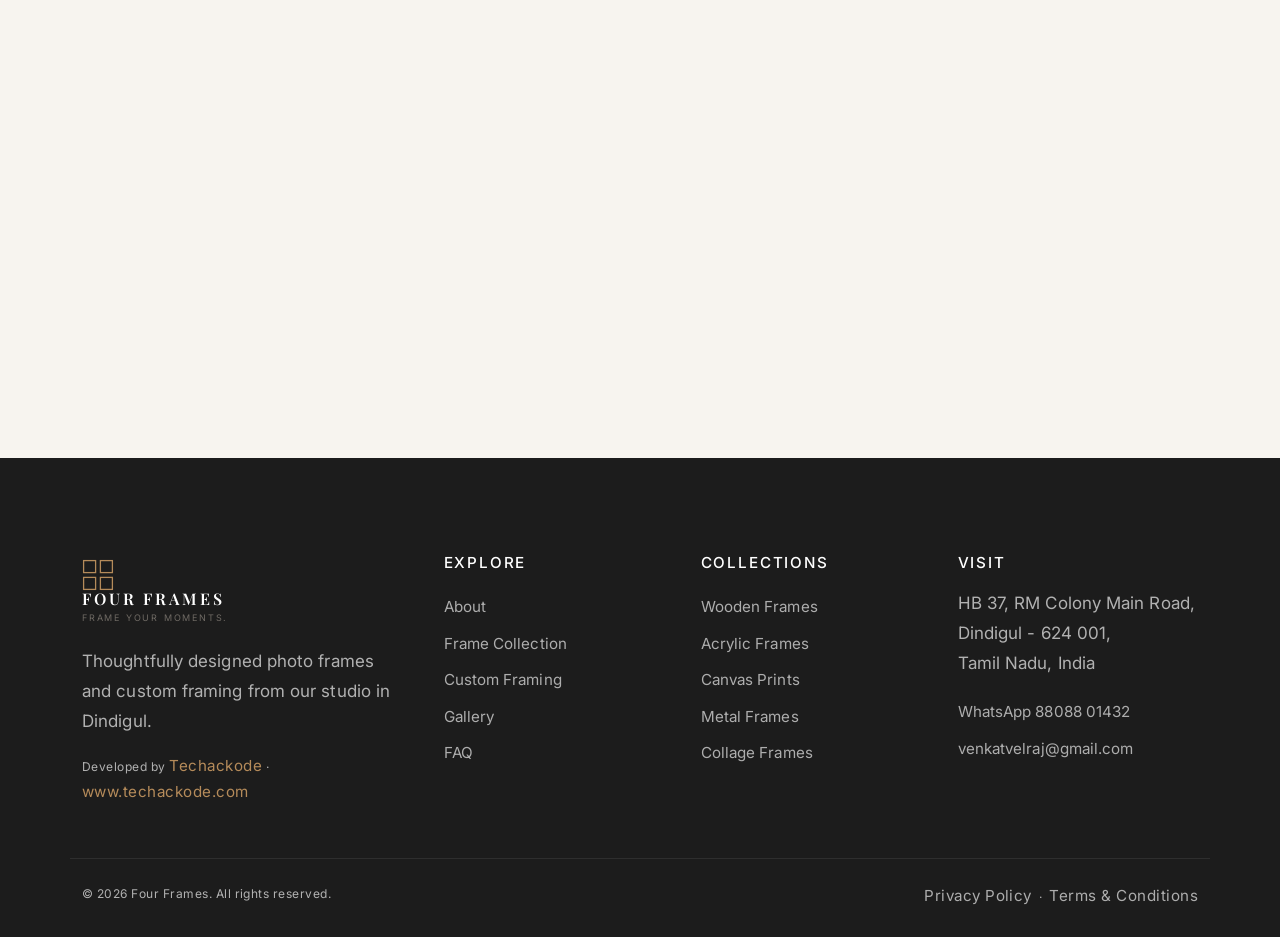
<file: contact.html>
<!DOCTYPE html>
<html lang="en">
<head>
  <meta charset="UTF-8">
  <meta name="viewport" content="width=device-width, initial-scale=1.0">
  <title>Contact Four Frames | Dindigul Studio</title>
  <meta name="description" content="Visit Four Frames at HB 37, RM Colony Main Road, Dindigul - 624 001, Tamil Nadu. Enquire about wooden, acrylic, canvas, and custom framing.">
  <link rel="canonical" href="https://fourframes.in/contact.html">
  <meta property="og:title" content="Contact Four Frames">
  <meta property="og:description" content="HB 37, RM Colony Main Road, Dindigul - 624 001, Tamil Nadu, India.">
  <meta name="theme-color" content="#1C1C1C">
  <meta property="og:type" content="website">
  <meta property="og:site_name" content="Four Frames">
  <meta property="og:image" content="https://fourframes.in/assets/images/1618221195710-dd6b41faaea6.jpg">
  <meta property="og:url" content="https://fourframes.in/contact.html">
  <meta name="twitter:card" content="summary_large_image">
  <meta name="twitter:title" content="Contact Four Frames">
  <meta name="twitter:description" content="HB 37, RM Colony Main Road, Dindigul - 624 001, Tamil Nadu, India.">
  <meta name="twitter:image" content="https://fourframes.in/assets/images/1618221195710-dd6b41faaea6.jpg">
  <link rel="icon" type="image/svg+xml" href="assets/favicon.svg">
  <link rel="preconnect" href="https://fonts.googleapis.com">
  <link rel="preconnect" href="https://fonts.gstatic.com" crossorigin>
  <link href="https://fonts.googleapis.com/css2?family=Inter:wght@400;500;600&family=Playfair+Display:ital,wght@0,400;0,500;0,600;0,700;1,400;1,500;1,600&display=swap" rel="stylesheet">
  <link href="https://cdn.jsdelivr.net/npm/bootstrap@5.3.3/dist/css/bootstrap.min.css" rel="stylesheet">
  <link href="https://cdn.jsdelivr.net/npm/bootstrap-icons@1.11.3/font/bootstrap-icons.min.css" rel="stylesheet">
  <link rel="stylesheet" href="css/style.css">
  <script type="application/ld+json">
  {
    "@context": "https://schema.org",
    "@type": "LocalBusiness",
    "name": "Four Frames",
    "address": {
      "@type": "PostalAddress",
      "streetAddress": "HB 37, RM Colony Main Road",
      "addressLocality": "Dindigul",
      "postalCode": "624001",
      "addressRegion": "Tamil Nadu",
      "addressCountry": "IN"
    },
    "telephone": "+91-88088-01432",
    "email": "venkatvelraj@gmail.com"
  }
  </script>
</head>
<body>
  <a class="skip-link" href="#main">Skip to content</a>
  <header class="site-header on-hero" id="siteHeader">
    <div class="header-inner">
      <a class="brand" href="index.html" aria-label="Four Frames home">
        <svg class="brand-mark" viewBox="0 0 40 40" fill="none" aria-hidden="true">
          <rect x="2" y="2" width="15" height="15" stroke="currentColor" stroke-width="1.6"/>
          <rect x="23" y="2" width="15" height="15" stroke="currentColor" stroke-width="1.6"/>
          <rect x="2" y="23" width="15" height="15" stroke="currentColor" stroke-width="1.6"/>
          <rect x="23" y="23" width="15" height="15" stroke="currentColor" stroke-width="1.6"/>
        </svg>
        <span class="brand-text"><strong>FOUR FRAMES</strong><small>Frame Your Moments.</small></span>
      </a>
      <nav class="nav-desktop" aria-label="Primary">
        <a href="index.html">Home</a>
        <a href="about.html">About</a>
        <a href="frames.html">Frames</a>
        <a href="custom-framing.html">Custom Framing</a>
        <a href="gallery.html">Gallery</a>
        <a href="faq.html">FAQ</a>
        <a class="active" href="contact.html">Contact</a>
      </nav>
      <a class="btn btn-header" href="custom-framing.html">Frame Your Moment</a>
      <button class="nav-toggle" id="navToggle" type="button" aria-label="Open menu" aria-expanded="false"><span></span><span></span><span></span></button>
    </div>
  </header>
  <nav class="mobile-nav" id="mobileNav" aria-label="Mobile">
    <a href="index.html">Home</a>
    <a href="about.html">About</a>
    <a href="frames.html">Frames</a>
    <a href="custom-framing.html">Custom Framing</a>
    <a href="gallery.html">Gallery</a>
    <a href="faq.html">FAQ</a>
    <a class="active" href="contact.html">Contact</a>
    <a class="btn btn-light" href="custom-framing.html">Frame Your Moment</a>
  </nav>

  <main id="main" tabindex="-1">
    <section class="page-hero">
      <img src="assets/images/1616046229478-9901c5536a45.jpg" alt="Warm interior near the Four Frames studio aesthetic" width="2000" height="1100">
      <div class="container">
        <p class="eyebrow">Contact</p>
        <h1>Visit the Studio.</h1>
        <p>Bring a photograph, a file, or simply an idea. We are on RM Colony Main Road, Dindigul.</p>
      </div>
    </section>

    <section class="section">
      <div class="container contact-grid">
        <div data-aos="fade-up">
          <p class="eyebrow">Write to us</p>
          <h2 class="section-title">We would like to hear the story first.</h2>
          <hr class="gold-rule">
          <form class="contact-form" id="contactForm" novalidate>
            <div class="form-grid">
              <div class="form-row">
                <div>
                  <label for="name">Name</label>
                  <input id="name" name="name" required autocomplete="name">
                </div>
                <div>
                  <label for="phone">Phone</label>
                  <input id="phone" name="phone" type="tel" required autocomplete="tel">
                </div>
              </div>
              <div>
                <label for="email">Email</label>
                <input id="email" name="email" type="email" required autocomplete="email">
              </div>
              <div>
                <label for="subject">Subject</label>
                <select id="subject" name="subject" required>
                  <option value="">Select</option>
                  <option>General enquiry</option>
                  <option>Wooden frames</option>
                  <option>Acrylic frames</option>
                  <option>Canvas prints</option>
                  <option>Custom framing</option>
                  <option>Memory wall</option>
                </select>
              </div>
              <div>
                <label for="message">Message</label>
                <textarea id="message" name="message" required></textarea>
              </div>
              <button class="btn" type="submit">Send Message</button>
            </div>
            <div class="form-success" role="status" aria-live="polite">
              <h3>Thank you for writing.</h3>
              <p class="muted">This is a static website, so the note stays on your screen. Continue on WhatsApp at 88088 01432 or email venkatvelraj@gmail.com so we can reply.</p>
            </div>
          </form>
        </div>
        <aside data-aos="fade-up" data-aos-delay="80">
          <div class="info-panel">
            <div>
              <h3>Studio</h3>
              <p class="muted">HB 37, RM Colony Main Road,<br>Dindigul - 624 001,<br>Tamil Nadu, India</p>
            </div>
            <div>
              <h3>WhatsApp</h3>
              <p class="muted"><a href="https://wa.me/918808801432" target="_blank" rel="noopener noreferrer">88088 01432</a></p>
            </div>
            <div>
              <h3>Email</h3>
              <p class="muted"><a href="mailto:venkatvelraj@gmail.com">venkatvelraj@gmail.com</a></p>
            </div>
            <div>
              <h3>Visit</h3>
              <p class="muted">Come to the studio with your photograph or a picture of the wall. We will sit with the options until the frame feels right.</p>
            </div>
          </div>
        </aside>
      </div>
    </section>

    <section class="map-wrap">
      <iframe title="Four Frames, Dindigul on Google Maps" loading="lazy" referrerpolicy="no-referrer-when-downgrade" src="https://maps.google.com/maps?q=RM%20Colony%20Main%20Road%20Dindigul%20624001&t=&z=16&ie=UTF8&iwloc=&output=embed"></iframe>
    </section>
  </main>

  <footer class="site-footer">
    <div class="container footer-grid">
      <div>
        <a class="brand" href="index.html">
          <svg class="brand-mark" viewBox="0 0 40 40" fill="none" aria-hidden="true">
            <rect x="2" y="2" width="15" height="15" stroke="currentColor" stroke-width="1.6"/>
            <rect x="23" y="2" width="15" height="15" stroke="currentColor" stroke-width="1.6"/>
            <rect x="2" y="23" width="15" height="15" stroke="currentColor" stroke-width="1.6"/>
            <rect x="23" y="23" width="15" height="15" stroke="currentColor" stroke-width="1.6"/>
          </svg>
          <span class="brand-text"><strong>FOUR FRAMES</strong><small>Frame Your Moments.</small></span>
        </a>
        <p>Thoughtfully designed photo frames and custom framing from our studio in Dindigul.</p>
        <p class="footer-credit">Developed by <a href="https://www.techackode.com" target="_blank" rel="noopener noreferrer">Techackode</a> · <a href="https://www.techackode.com" target="_blank" rel="noopener noreferrer">www.techackode.com</a></p>
      </div>
      <div>
        <h4>Explore</h4>
        <a href="about.html">About</a>
        <a href="frames.html">Frame Collection</a>
        <a href="custom-framing.html">Custom Framing</a>
        <a href="gallery.html">Gallery</a>
        <a href="faq.html">FAQ</a>
      </div>
      <div>
        <h4>Collections</h4>
        <a href="wooden-frames.html">Wooden Frames</a>
        <a href="acrylic-frames.html">Acrylic Frames</a>
        <a href="canvas-prints.html">Canvas Prints</a>
        <a href="frames.html#metal">Metal Frames</a>
        <a href="frames.html#collage">Collage Frames</a>
      </div>
      <div>
        <h4>Visit</h4>
        <p>HB 37, RM Colony Main Road,<br>Dindigul - 624 001,<br>Tamil Nadu, India</p>
        <a href="https://wa.me/918808801432" target="_blank" rel="noopener noreferrer">WhatsApp 88088 01432</a>
        <a href="mailto:venkatvelraj@gmail.com">venkatvelraj@gmail.com</a>
      </div>
    </div>
    <div class="container footer-bottom">
      <span>© <span id="year"></span> Four Frames. All rights reserved.</span>
      <span><a href="privacy-policy.html">Privacy Policy</a> &nbsp;·&nbsp; <a href="terms-conditions.html">Terms &amp; Conditions</a></span>
    </div>
  </footer>
  <script src="https://cdn.jsdelivr.net/npm/bootstrap@5.3.3/dist/js/bootstrap.bundle.min.js"></script>
  <script src="js/main.js"></script>
</body>
</html>
</file>
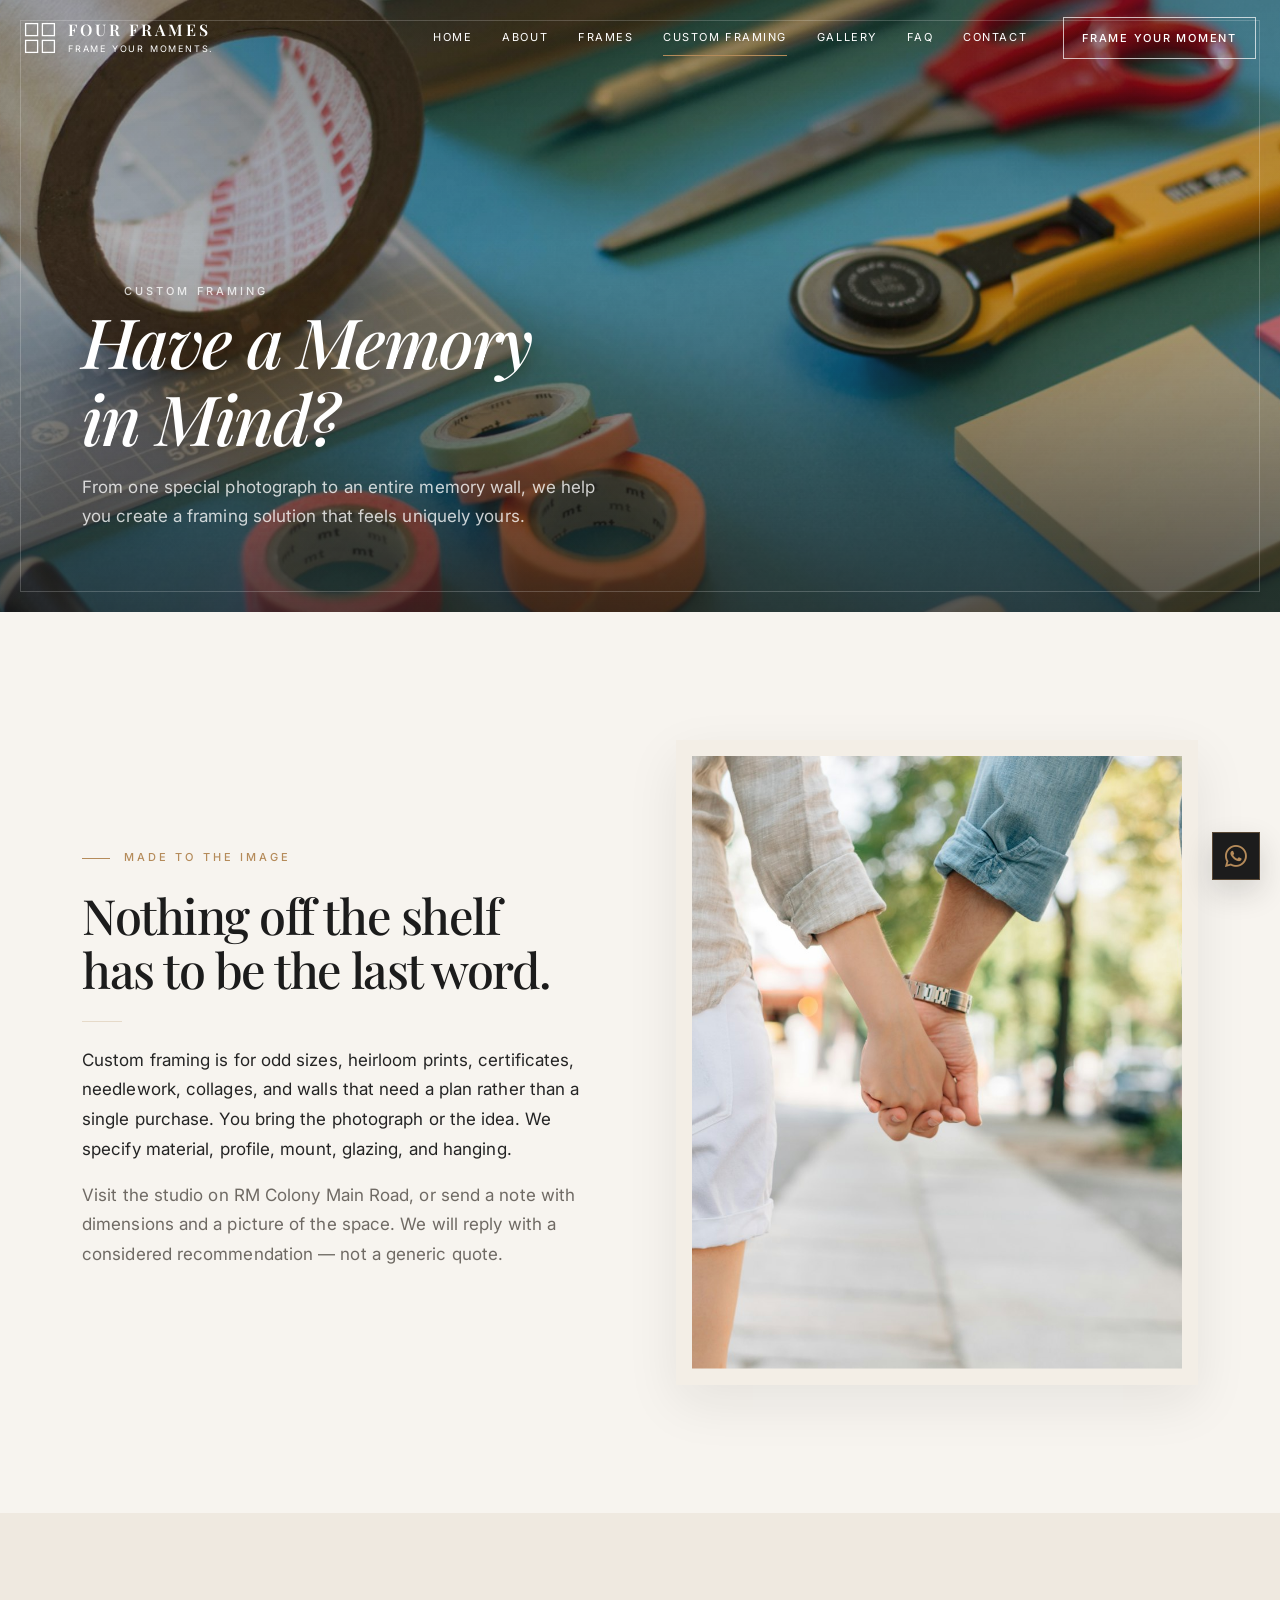
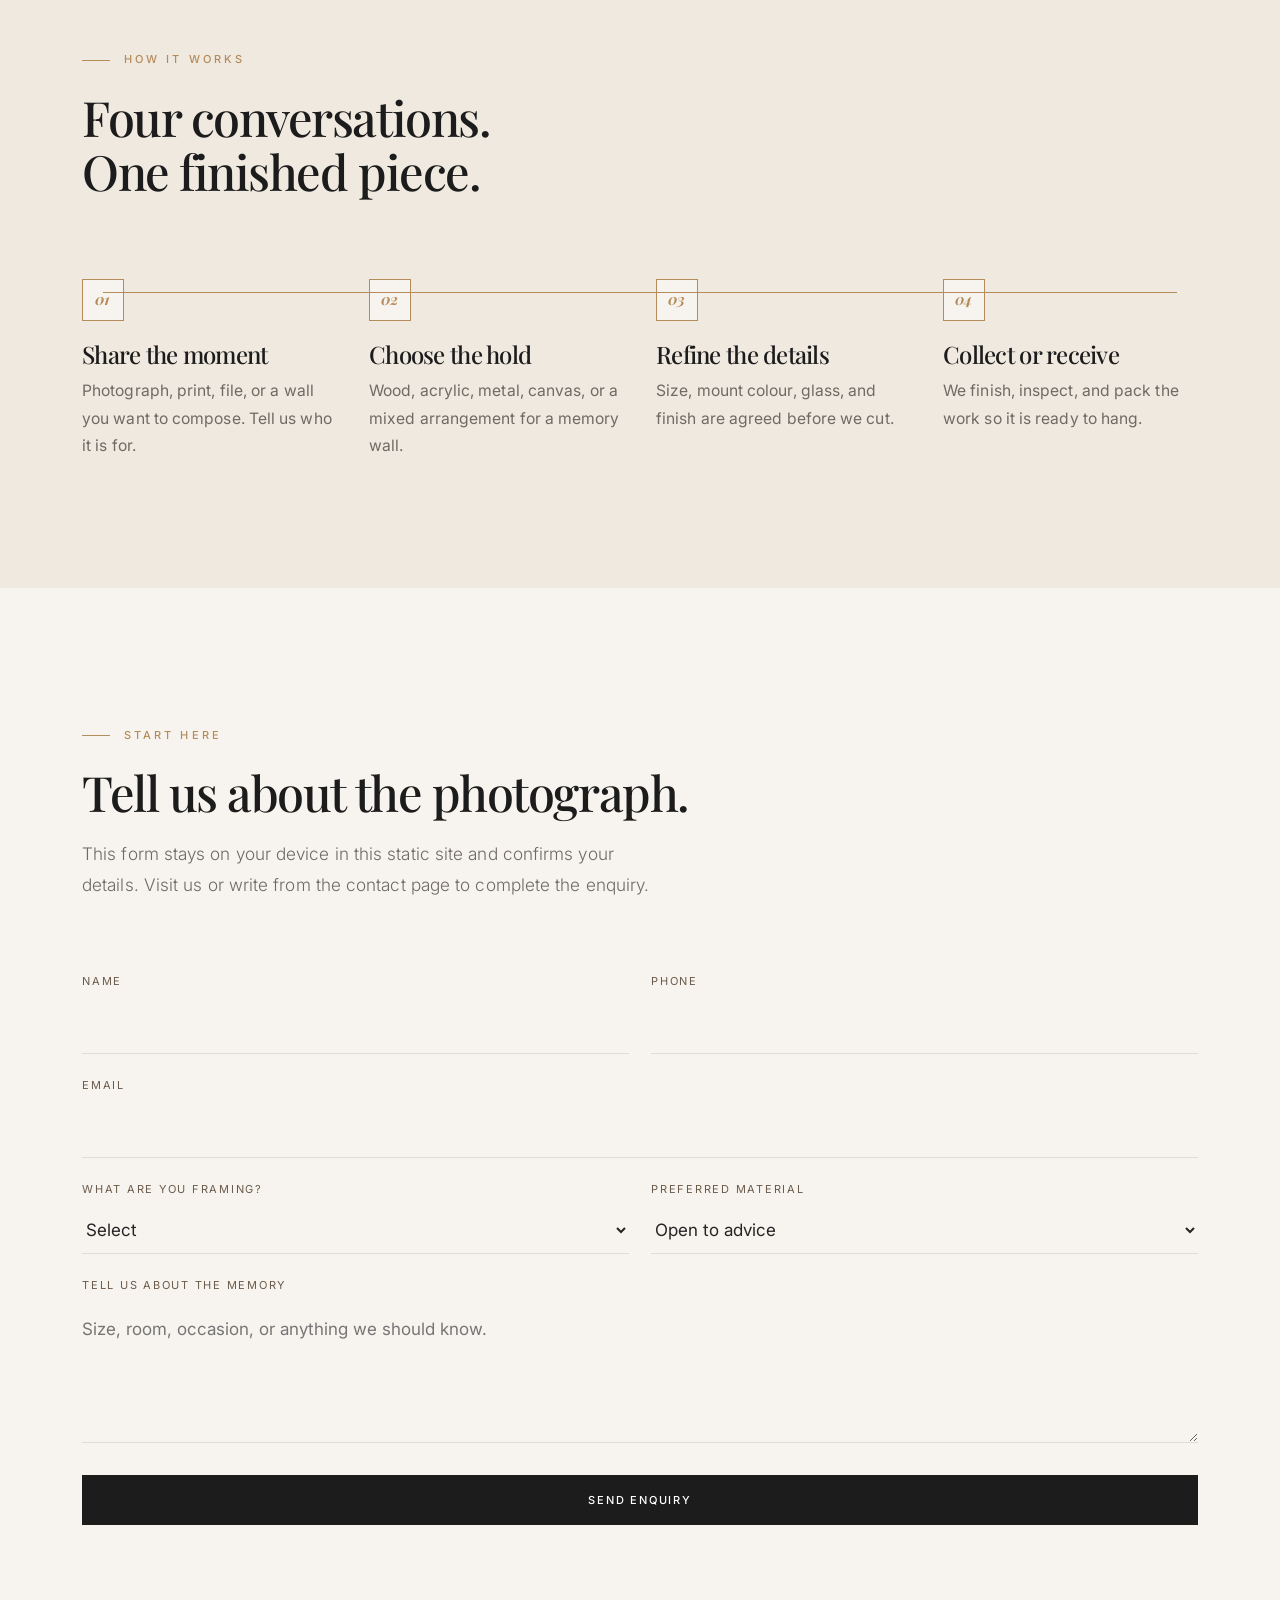
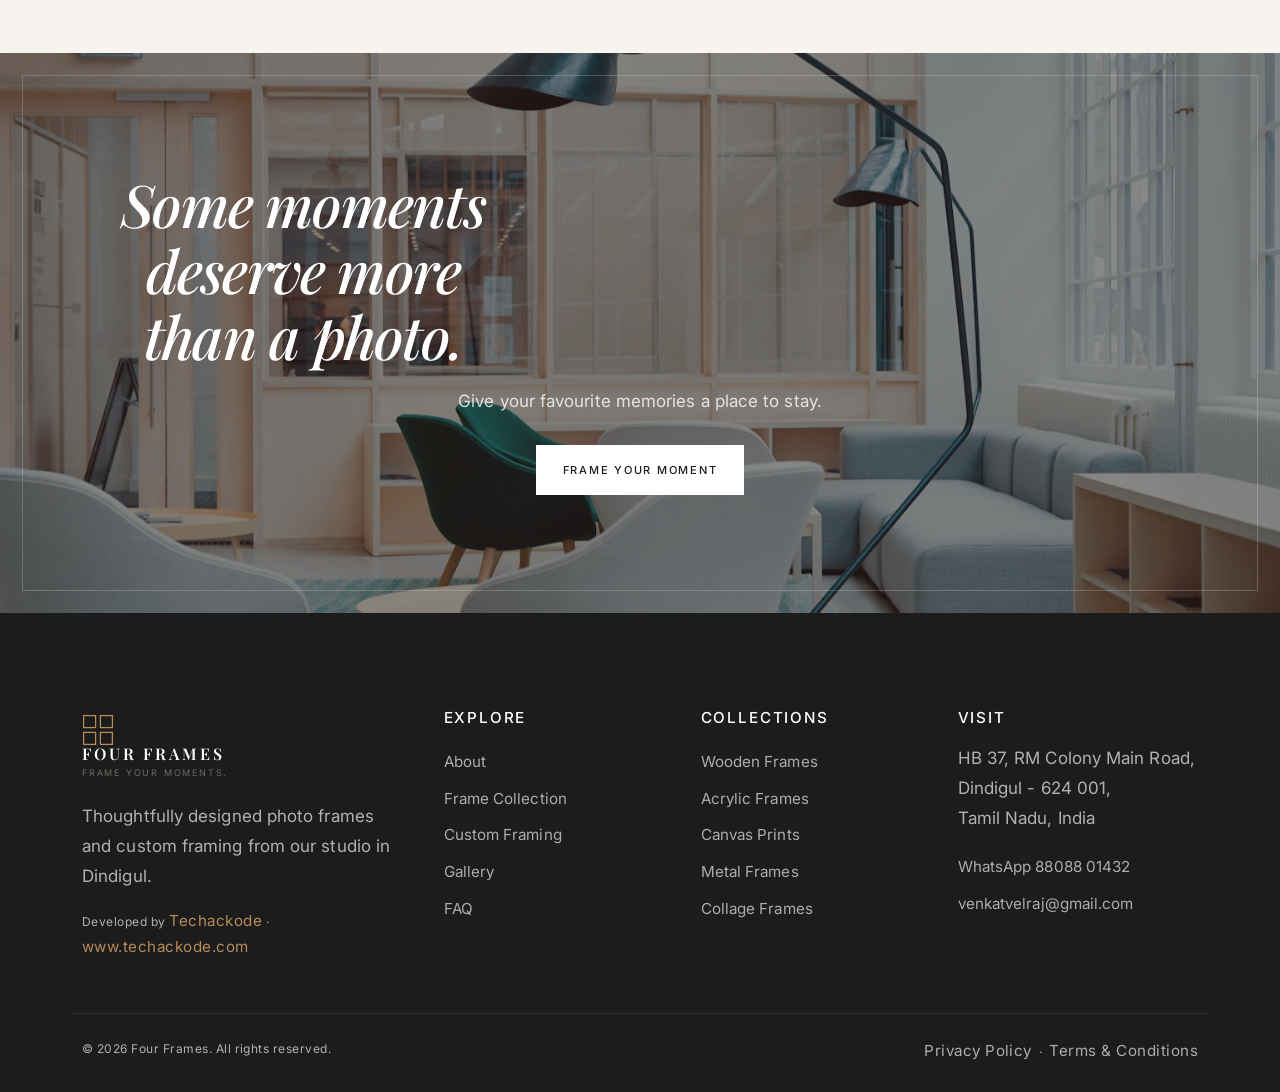
<file: custom-framing.html>
<!DOCTYPE html>
<html lang="en">
<head>
  <meta charset="UTF-8">
  <meta name="viewport" content="width=device-width, initial-scale=1.0">
  <title>Custom Framing | Four Frames Dindigul</title>
  <meta name="description" content="Custom photo framing in Dindigul. From one special photograph to a complete memory wall — size, material, mount, and finish designed around your image.">
  <link rel="canonical" href="https://fourframes.in/custom-framing.html">
  <meta property="og:title" content="Custom Framing | Four Frames">
  <meta property="og:description" content="From one special photograph to an entire memory wall.">
  <meta name="theme-color" content="#1C1C1C">
  <meta property="og:type" content="website">
  <meta property="og:site_name" content="Four Frames">
  <meta property="og:image" content="https://fourframes.in/assets/images/1618221195710-dd6b41faaea6.jpg">
  <meta property="og:url" content="https://fourframes.in/custom-framing.html">
  <meta name="twitter:card" content="summary_large_image">
  <meta name="twitter:title" content="Custom Framing | Four Frames">
  <meta name="twitter:description" content="From one special photograph to an entire memory wall.">
  <meta name="twitter:image" content="https://fourframes.in/assets/images/1618221195710-dd6b41faaea6.jpg">
  <link rel="icon" type="image/svg+xml" href="assets/favicon.svg">
  <link rel="preconnect" href="https://fonts.googleapis.com">
  <link rel="preconnect" href="https://fonts.gstatic.com" crossorigin>
  <link href="https://fonts.googleapis.com/css2?family=Inter:wght@400;500;600&family=Playfair+Display:ital,wght@0,400;0,500;0,600;0,700;1,400;1,500;1,600&display=swap" rel="stylesheet">
  <link href="https://cdn.jsdelivr.net/npm/bootstrap@5.3.3/dist/css/bootstrap.min.css" rel="stylesheet">
  <link href="https://cdn.jsdelivr.net/npm/bootstrap-icons@1.11.3/font/bootstrap-icons.min.css" rel="stylesheet">
  <link rel="stylesheet" href="css/style.css">
</head>
<body>
  <a class="skip-link" href="#main">Skip to content</a>
  <header class="site-header on-hero" id="siteHeader">
    <div class="header-inner">
      <a class="brand" href="index.html" aria-label="Four Frames home">
        <svg class="brand-mark" viewBox="0 0 40 40" fill="none" aria-hidden="true">
          <rect x="2" y="2" width="15" height="15" stroke="currentColor" stroke-width="1.6"/>
          <rect x="23" y="2" width="15" height="15" stroke="currentColor" stroke-width="1.6"/>
          <rect x="2" y="23" width="15" height="15" stroke="currentColor" stroke-width="1.6"/>
          <rect x="23" y="23" width="15" height="15" stroke="currentColor" stroke-width="1.6"/>
        </svg>
        <span class="brand-text"><strong>FOUR FRAMES</strong><small>Frame Your Moments.</small></span>
      </a>
      <nav class="nav-desktop" aria-label="Primary">
        <a href="index.html">Home</a>
        <a href="about.html">About</a>
        <a href="frames.html">Frames</a>
        <a class="active" href="custom-framing.html">Custom Framing</a>
        <a href="gallery.html">Gallery</a>
        <a href="faq.html">FAQ</a>
        <a href="contact.html">Contact</a>
      </nav>
      <a class="btn btn-header" href="custom-framing.html">Frame Your Moment</a>
      <button class="nav-toggle" id="navToggle" type="button" aria-label="Open menu" aria-expanded="false"><span></span><span></span><span></span></button>
    </div>
  </header>
  <nav class="mobile-nav" id="mobileNav" aria-label="Mobile">
    <a href="index.html">Home</a>
    <a href="about.html">About</a>
    <a href="frames.html">Frames</a>
    <a class="active" href="custom-framing.html">Custom Framing</a>
    <a href="gallery.html">Gallery</a>
    <a href="faq.html">FAQ</a>
    <a href="contact.html">Contact</a>
    <a class="btn btn-light" href="custom-framing.html">Frame Your Moment</a>
  </nav>

  <main id="main" tabindex="-1">
    <section class="page-hero">
      <img src="assets/images/1452860606245-08befc0ff44b.jpg" alt="Hands working on a custom frame" width="2000" height="1100">
      <div class="container">
        <p class="eyebrow">Custom Framing</p>
        <h1>Have a Memory<br>in Mind?</h1>
        <p>From one special photograph to an entire memory wall, we help you create a framing solution that feels uniquely yours.</p>
      </div>
    </section>

    <section class="section">
      <div class="container split">
        <div data-aos="fade-up">
          <p class="eyebrow">Made to the image</p>
          <h2 class="section-title">Nothing off the shelf has to be the last word.</h2>
          <hr class="gold-rule">
          <p>Custom framing is for odd sizes, heirloom prints, certificates, needlework, collages, and walls that need a plan rather than a single purchase. You bring the photograph or the idea. We specify material, profile, mount, glazing, and hanging.</p>
          <p class="muted">Visit the studio on RM Colony Main Road, or send a note with dimensions and a picture of the space. We will reply with a considered recommendation — not a generic quote.</p>
        </div>
        <div class="split-media" data-aos="fade-up" data-aos-delay="100">
          <img src="assets/images/1452457807411-4979b707c5be.jpg" alt="Wooden custom frame in progress" width="1200" height="1400">
        </div>
      </div>
    </section>

    <section class="section bg-cream">
      <div class="container">
        <div class="section-head" data-aos="fade-up">
          <p class="eyebrow">How it works</p>
          <h2>Four conversations. One finished piece.</h2>
        </div>
        <div class="process-track">
          <article class="process-step" data-aos="fade-up"><b>01</b><h3>Share the moment</h3><p>Photograph, print, file, or a wall you want to compose. Tell us who it is for.</p></article>
          <article class="process-step" data-aos="fade-up" data-aos-delay="80"><b>02</b><h3>Choose the hold</h3><p>Wood, acrylic, metal, canvas, or a mixed arrangement for a memory wall.</p></article>
          <article class="process-step" data-aos="fade-up" data-aos-delay="140"><b>03</b><h3>Refine the details</h3><p>Size, mount colour, glass, and finish are agreed before we cut.</p></article>
          <article class="process-step" data-aos="fade-up" data-aos-delay="200"><b>04</b><h3>Collect or receive</h3><p>We finish, inspect, and pack the work so it is ready to hang.</p></article>
        </div>
      </div>
    </section>

    <section class="section">
      <div class="container">
        <div class="section-head" data-aos="fade-up">
          <p class="eyebrow">Start here</p>
          <h2>Tell us about the photograph.</h2>
          <p class="lead">This form stays on your device in this static site and confirms your details. Visit us or write from the contact page to complete the enquiry.</p>
        </div>
        <form class="contact-form" id="contactForm" novalidate>
          <div class="form-grid">
            <div class="form-row">
              <div>
                <label for="name">Name</label>
                <input id="name" name="name" required autocomplete="name">
              </div>
              <div>
                <label for="phone">Phone</label>
                <input id="phone" name="phone" type="tel" required autocomplete="tel">
              </div>
            </div>
            <div>
              <label for="email">Email</label>
              <input id="email" name="email" type="email" required autocomplete="email">
            </div>
            <div class="form-row">
              <div>
                <label for="type">What are you framing?</label>
                <select id="type" name="type" required>
                  <option value="">Select</option>
                  <option>Single photograph</option>
                  <option>Wedding set</option>
                  <option>Family collage</option>
                  <option>Canvas print</option>
                  <option>Memory wall</option>
                  <option>Gift</option>
                  <option>Other</option>
                </select>
              </div>
              <div>
                <label for="material">Preferred material</label>
                <select id="material" name="material">
                  <option value="">Open to advice</option>
                  <option>Wooden</option>
                  <option>Acrylic</option>
                  <option>Metal</option>
                  <option>Canvas</option>
                  <option>Mixed</option>
                </select>
              </div>
            </div>
            <div>
              <label for="message">Tell us about the memory</label>
              <textarea id="message" name="message" required placeholder="Size, room, occasion, or anything we should know."></textarea>
            </div>
            <button class="btn" type="submit">Send Enquiry</button>
          </div>
          <div class="form-success" role="status" aria-live="polite">
            <h3>Thank you.</h3>
            <p class="muted">Your details are ready. WhatsApp us at 88088 01432 or email venkatvelraj@gmail.com — or visit HB 37, RM Colony Main Road, Dindigul.</p>
            <a class="btn" href="contact.html">Go to Contact</a>
          </div>
        </form>
      </div>
    </section>

    <section class="cta-banner">
      <img src="assets/images/1615873968403-89d8676d7290.jpg" alt="A finished custom memory wall" width="2000" height="1100">
      <div class="container">
        <h2>Some moments deserve more than a photo.</h2>
        <p>Give your favourite memories a place to stay.</p>
        <a class="btn btn-light" href="contact.html">Frame Your Moment</a>
      </div>
    </section>
  </main>

  <footer class="site-footer">
    <div class="container footer-grid">
      <div>
        <a class="brand" href="index.html">
          <svg class="brand-mark" viewBox="0 0 40 40" fill="none" aria-hidden="true">
            <rect x="2" y="2" width="15" height="15" stroke="currentColor" stroke-width="1.6"/>
            <rect x="23" y="2" width="15" height="15" stroke="currentColor" stroke-width="1.6"/>
            <rect x="2" y="23" width="15" height="15" stroke="currentColor" stroke-width="1.6"/>
            <rect x="23" y="23" width="15" height="15" stroke="currentColor" stroke-width="1.6"/>
          </svg>
          <span class="brand-text"><strong>FOUR FRAMES</strong><small>Frame Your Moments.</small></span>
        </a>
        <p>Thoughtfully designed photo frames and custom framing from our studio in Dindigul.</p>
        <p class="footer-credit">Developed by <a href="https://www.techackode.com" target="_blank" rel="noopener noreferrer">Techackode</a> · <a href="https://www.techackode.com" target="_blank" rel="noopener noreferrer">www.techackode.com</a></p>
      </div>
      <div>
        <h4>Explore</h4>
        <a href="about.html">About</a>
        <a href="frames.html">Frame Collection</a>
        <a href="custom-framing.html">Custom Framing</a>
        <a href="gallery.html">Gallery</a>
        <a href="faq.html">FAQ</a>
      </div>
      <div>
        <h4>Collections</h4>
        <a href="wooden-frames.html">Wooden Frames</a>
        <a href="acrylic-frames.html">Acrylic Frames</a>
        <a href="canvas-prints.html">Canvas Prints</a>
        <a href="frames.html#metal">Metal Frames</a>
        <a href="frames.html#collage">Collage Frames</a>
      </div>
      <div>
        <h4>Visit</h4>
        <p>HB 37, RM Colony Main Road,<br>Dindigul - 624 001,<br>Tamil Nadu, India</p>
        <a href="https://wa.me/918808801432" target="_blank" rel="noopener noreferrer">WhatsApp 88088 01432</a>
        <a href="mailto:venkatvelraj@gmail.com">venkatvelraj@gmail.com</a>
      </div>
    </div>
    <div class="container footer-bottom">
      <span>© <span id="year"></span> Four Frames. All rights reserved.</span>
      <span><a href="privacy-policy.html">Privacy Policy</a> &nbsp;·&nbsp; <a href="terms-conditions.html">Terms &amp; Conditions</a></span>
    </div>
  </footer>
  <script src="https://cdn.jsdelivr.net/npm/bootstrap@5.3.3/dist/js/bootstrap.bundle.min.js"></script>
  <script src="js/main.js"></script>
</body>
</html>
</file>
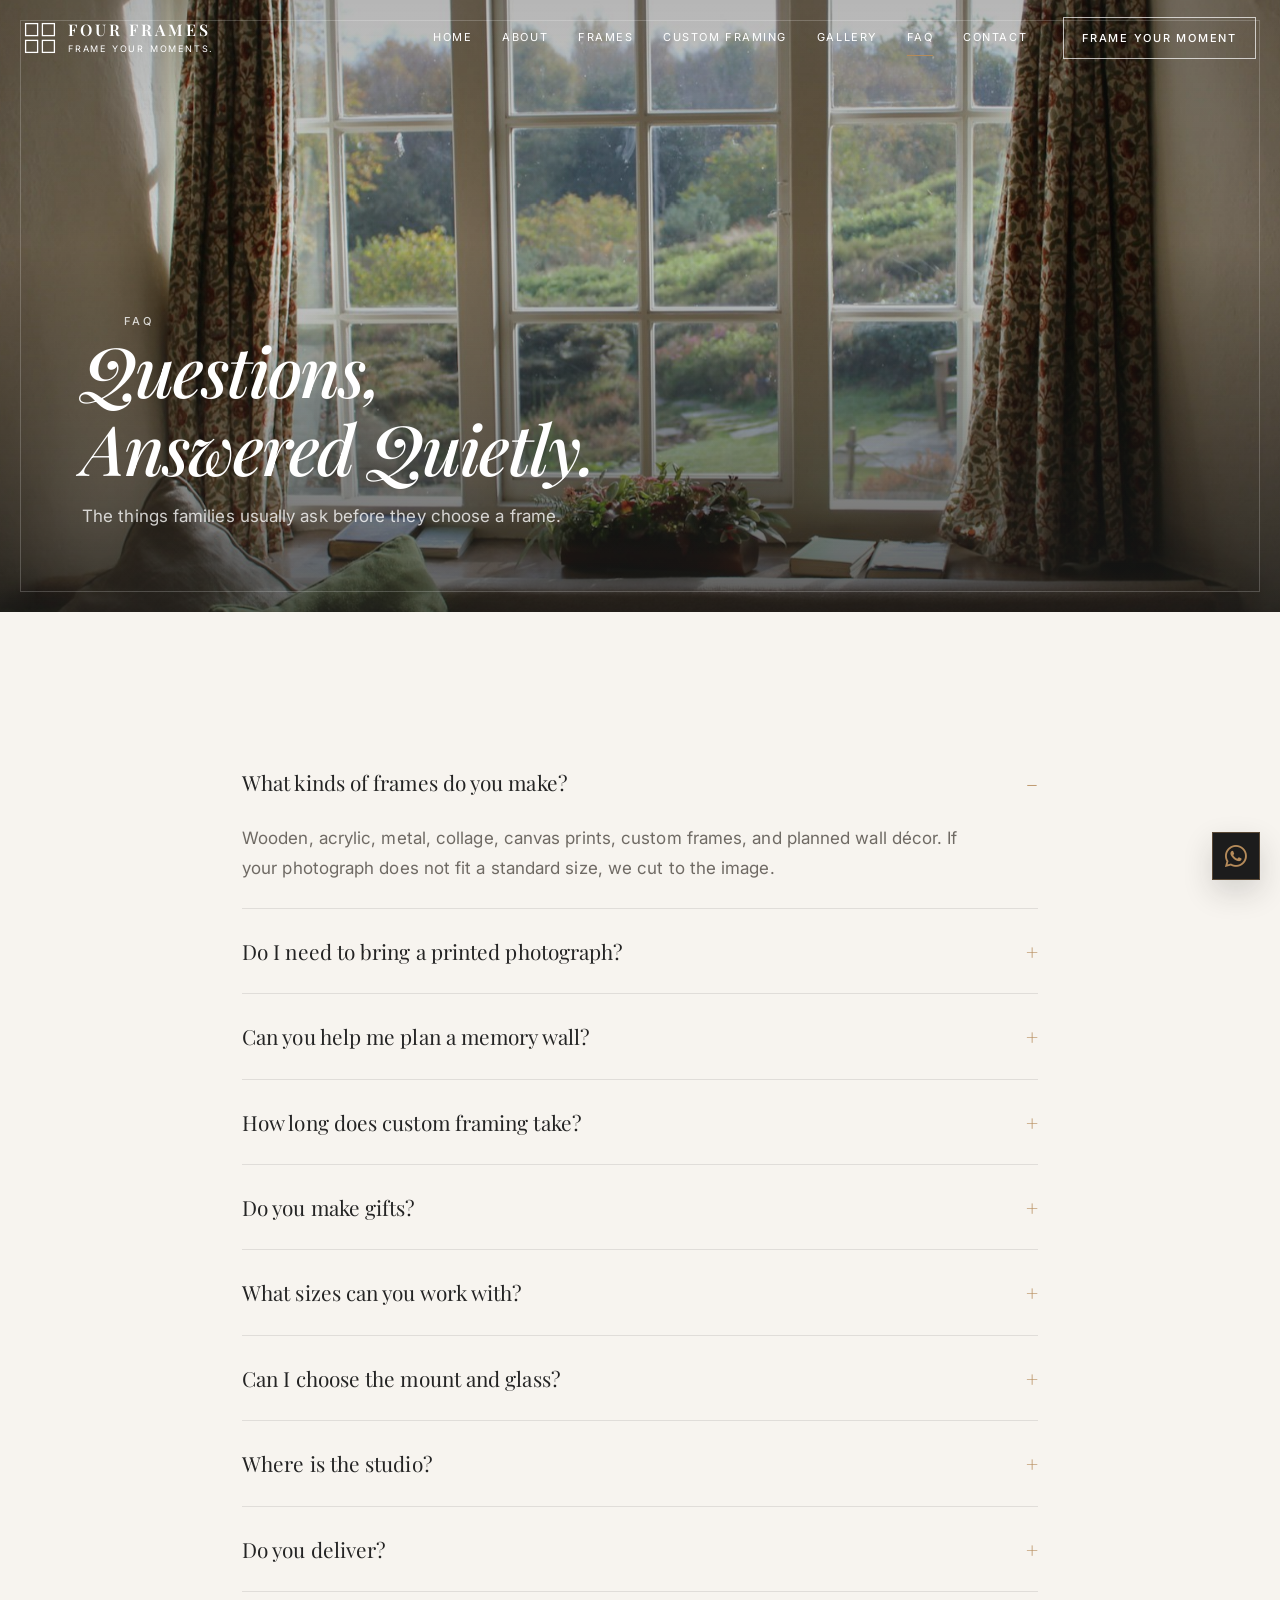
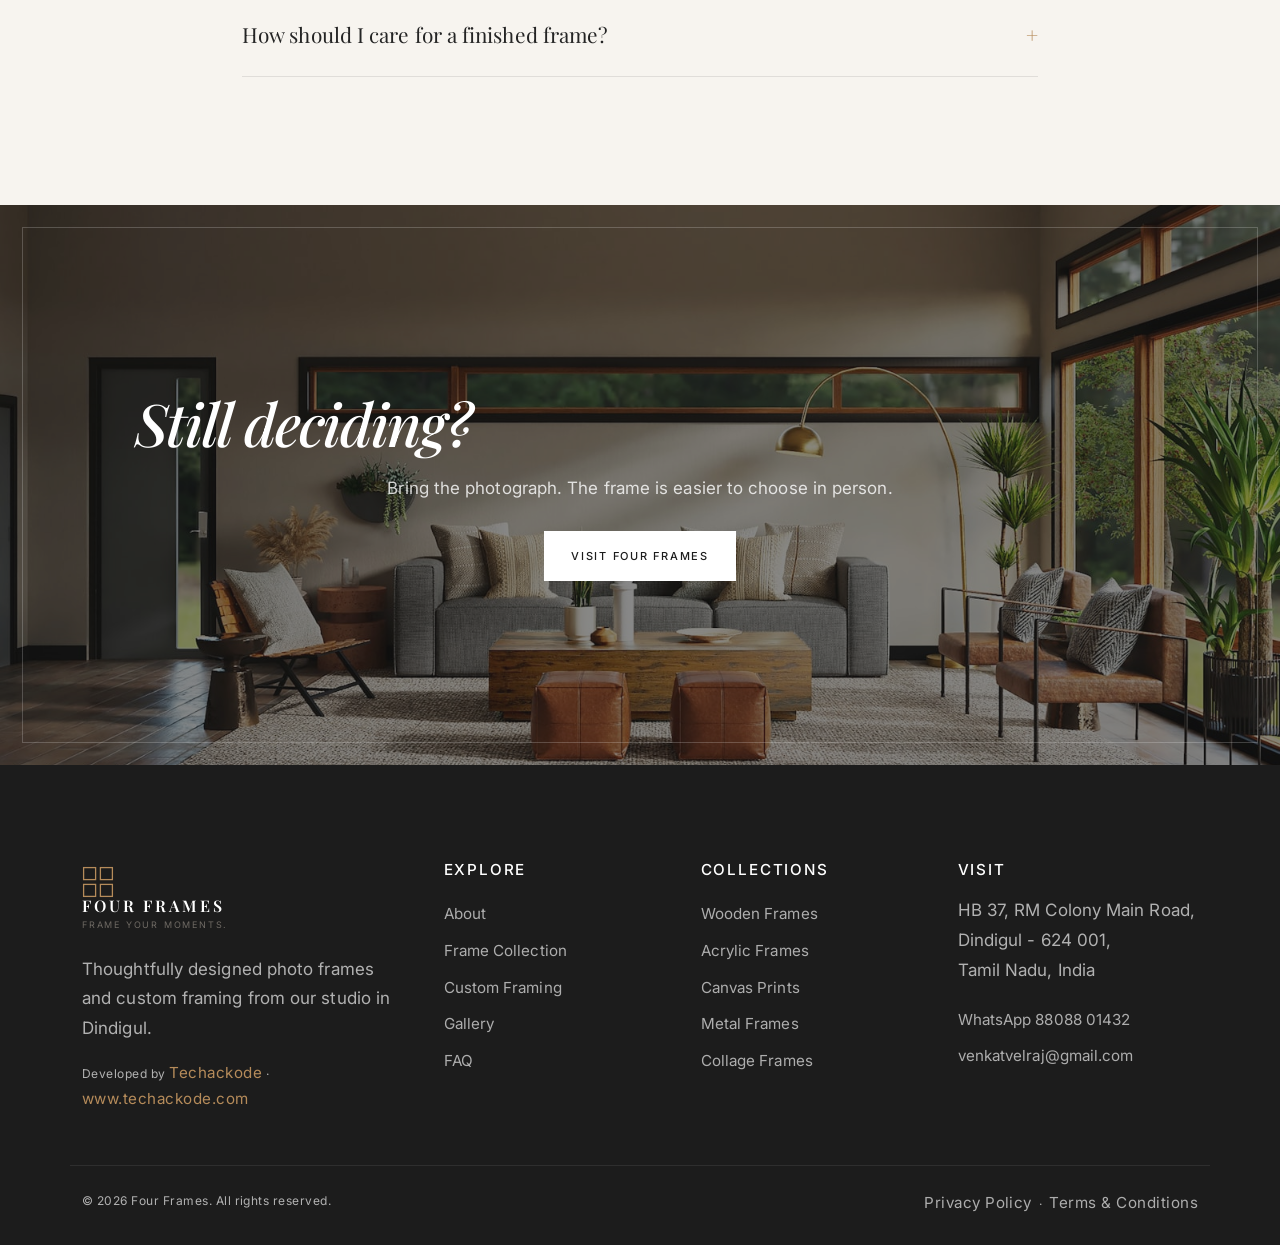
<file: faq.html>
<!DOCTYPE html>
<html lang="en">
<head>
  <meta charset="UTF-8">
  <meta name="viewport" content="width=device-width, initial-scale=1.0">
  <title>FAQ | Four Frames Dindigul</title>
  <meta name="description" content="Answers about custom framing, sizes, timelines, canvas prints, gifts, and visiting Four Frames in Dindigul.">
  <link rel="canonical" href="https://fourframes.in/faq.html">
  <meta property="og:title" content="FAQ | Four Frames">
  <meta property="og:description" content="Simple answers about choosing, customizing, and framing your moments.">
  <meta name="theme-color" content="#1C1C1C">
  <meta property="og:type" content="website">
  <meta property="og:site_name" content="Four Frames">
  <meta property="og:image" content="https://fourframes.in/assets/images/1618221195710-dd6b41faaea6.jpg">
  <meta property="og:url" content="https://fourframes.in/faq.html">
  <meta name="twitter:card" content="summary_large_image">
  <meta name="twitter:title" content="FAQ | Four Frames">
  <meta name="twitter:description" content="Simple answers about choosing, customizing, and framing your moments.">
  <meta name="twitter:image" content="https://fourframes.in/assets/images/1618221195710-dd6b41faaea6.jpg">
  <link rel="icon" type="image/svg+xml" href="assets/favicon.svg">
  <link rel="preconnect" href="https://fonts.googleapis.com">
  <link rel="preconnect" href="https://fonts.gstatic.com" crossorigin>
  <link href="https://fonts.googleapis.com/css2?family=Inter:wght@400;500;600&family=Playfair+Display:ital,wght@0,400;0,500;0,600;0,700;1,400;1,500;1,600&display=swap" rel="stylesheet">
  <link href="https://cdn.jsdelivr.net/npm/bootstrap@5.3.3/dist/css/bootstrap.min.css" rel="stylesheet">
  <link href="https://cdn.jsdelivr.net/npm/bootstrap-icons@1.11.3/font/bootstrap-icons.min.css" rel="stylesheet">
  <link rel="stylesheet" href="css/style.css">
</head>
<body>
  <a class="skip-link" href="#main">Skip to content</a>
  <header class="site-header on-hero" id="siteHeader">
    <div class="header-inner">
      <a class="brand" href="index.html" aria-label="Four Frames home">
        <svg class="brand-mark" viewBox="0 0 40 40" fill="none" aria-hidden="true">
          <rect x="2" y="2" width="15" height="15" stroke="currentColor" stroke-width="1.6"/>
          <rect x="23" y="2" width="15" height="15" stroke="currentColor" stroke-width="1.6"/>
          <rect x="2" y="23" width="15" height="15" stroke="currentColor" stroke-width="1.6"/>
          <rect x="23" y="23" width="15" height="15" stroke="currentColor" stroke-width="1.6"/>
        </svg>
        <span class="brand-text"><strong>FOUR FRAMES</strong><small>Frame Your Moments.</small></span>
      </a>
      <nav class="nav-desktop" aria-label="Primary">
        <a href="index.html">Home</a>
        <a href="about.html">About</a>
        <a href="frames.html">Frames</a>
        <a href="custom-framing.html">Custom Framing</a>
        <a href="gallery.html">Gallery</a>
        <a class="active" href="faq.html">FAQ</a>
        <a href="contact.html">Contact</a>
      </nav>
      <a class="btn btn-header" href="custom-framing.html">Frame Your Moment</a>
      <button class="nav-toggle" id="navToggle" type="button" aria-label="Open menu" aria-expanded="false"><span></span><span></span><span></span></button>
    </div>
  </header>
  <nav class="mobile-nav" id="mobileNav" aria-label="Mobile">
    <a href="index.html">Home</a>
    <a href="about.html">About</a>
    <a href="frames.html">Frames</a>
    <a href="custom-framing.html">Custom Framing</a>
    <a href="gallery.html">Gallery</a>
    <a class="active" href="faq.html">FAQ</a>
    <a href="contact.html">Contact</a>
    <a class="btn btn-light" href="custom-framing.html">Frame Your Moment</a>
  </nav>

  <main id="main" tabindex="-1">
    <section class="page-hero">
      <img src="assets/images/1513519245088-0e12902e35a6.jpg" alt="Picture frames arranged in the studio" width="2000" height="1100">
      <div class="container">
        <p class="eyebrow">FAQ</p>
        <h1>Questions, Answered Quietly.</h1>
        <p>The things families usually ask before they choose a frame.</p>
      </div>
    </section>

    <section class="section">
      <div class="container" style="max-width:820px">
        <details class="faq-item" open>
          <summary>What kinds of frames do you make?</summary>
          <p>Wooden, acrylic, metal, collage, canvas prints, custom frames, and planned wall décor. If your photograph does not fit a standard size, we cut to the image.</p>
        </details>
        <details class="faq-item">
          <summary>Do I need to bring a printed photograph?</summary>
          <p>A print is welcome. A high-resolution file on a phone or drive is equally fine. We can also advise if an older print should be copied before framing.</p>
        </details>
        <details class="faq-item">
          <summary>Can you help me plan a memory wall?</summary>
          <p>Yes. Bring measurements or a photograph of the wall. We will suggest a layout, mixed sizes, and materials so the arrangement feels considered rather than crowded.</p>
        </details>
        <details class="faq-item">
          <summary>How long does custom framing take?</summary>
          <p>Standard pieces are typically ready within a few working days. Larger walls, unusual materials, or peak wedding season may take longer. We will give you a clear date when we take the work.</p>
        </details>
        <details class="faq-item">
          <summary>Do you make gifts?</summary>
          <p>Often. Collage frames, desk acrylics, and single portraits are popular for parents, weddings, and housewarmings. Tell us the occasion and we will keep the finish personal.</p>
        </details>
        <details class="faq-item">
          <summary>What sizes can you work with?</summary>
          <p>From small desk frames to large canvas and gallery pieces. Custom dimensions are part of the studio, not an exception.</p>
        </details>
        <details class="faq-item">
          <summary>Can I choose the mount and glass?</summary>
          <p>Yes. Mount colour, width, and glazing are chosen with the photograph. We will show you options so the decision is visual, not abstract.</p>
        </details>
        <details class="faq-item">
          <summary>Where is the studio?</summary>
          <p>HB 37, RM Colony Main Road, Dindigul - 624 001, Tamil Nadu, India. WhatsApp 88088 01432 or email venkatvelraj@gmail.com. You are welcome to visit with the photograph in hand.</p>
        </details>
        <details class="faq-item">
          <summary>Do you deliver?</summary>
          <p>Collection from the studio is usual. Delivery can be arranged for larger pieces or clients outside Dindigul — ask when you place the work.</p>
        </details>
        <details class="faq-item">
          <summary>How should I care for a finished frame?</summary>
          <p>Keep it out of harsh, direct sun where possible. Dust with a soft cloth. For acrylic, avoid household glass cleaners that can haze the surface — we will give you a simple note with the piece.</p>
        </details>
      </div>
    </section>

    <section class="cta-banner">
      <img src="assets/images/1618221195710-dd6b41faaea6.jpg" alt="A framed photograph in a calm home" width="2000" height="1100">
      <div class="container">
        <h2>Still deciding?</h2>
        <p>Bring the photograph. The frame is easier to choose in person.</p>
        <a class="btn btn-light" href="contact.html">Visit Four Frames</a>
      </div>
    </section>
  </main>

  <footer class="site-footer">
    <div class="container footer-grid">
      <div>
        <a class="brand" href="index.html">
          <svg class="brand-mark" viewBox="0 0 40 40" fill="none" aria-hidden="true">
            <rect x="2" y="2" width="15" height="15" stroke="currentColor" stroke-width="1.6"/>
            <rect x="23" y="2" width="15" height="15" stroke="currentColor" stroke-width="1.6"/>
            <rect x="2" y="23" width="15" height="15" stroke="currentColor" stroke-width="1.6"/>
            <rect x="23" y="23" width="15" height="15" stroke="currentColor" stroke-width="1.6"/>
          </svg>
          <span class="brand-text"><strong>FOUR FRAMES</strong><small>Frame Your Moments.</small></span>
        </a>
        <p>Thoughtfully designed photo frames and custom framing from our studio in Dindigul.</p>
        <p class="footer-credit">Developed by <a href="https://www.techackode.com" target="_blank" rel="noopener noreferrer">Techackode</a> · <a href="https://www.techackode.com" target="_blank" rel="noopener noreferrer">www.techackode.com</a></p>
      </div>
      <div>
        <h4>Explore</h4>
        <a href="about.html">About</a>
        <a href="frames.html">Frame Collection</a>
        <a href="custom-framing.html">Custom Framing</a>
        <a href="gallery.html">Gallery</a>
        <a href="faq.html">FAQ</a>
      </div>
      <div>
        <h4>Collections</h4>
        <a href="wooden-frames.html">Wooden Frames</a>
        <a href="acrylic-frames.html">Acrylic Frames</a>
        <a href="canvas-prints.html">Canvas Prints</a>
        <a href="frames.html#metal">Metal Frames</a>
        <a href="frames.html#collage">Collage Frames</a>
      </div>
      <div>
        <h4>Visit</h4>
        <p>HB 37, RM Colony Main Road,<br>Dindigul - 624 001,<br>Tamil Nadu, India</p>
        <a href="https://wa.me/918808801432" target="_blank" rel="noopener noreferrer">WhatsApp 88088 01432</a>
        <a href="mailto:venkatvelraj@gmail.com">venkatvelraj@gmail.com</a>
      </div>
    </div>
    <div class="container footer-bottom">
      <span>© <span id="year"></span> Four Frames. All rights reserved.</span>
      <span><a href="privacy-policy.html">Privacy Policy</a> &nbsp;·&nbsp; <a href="terms-conditions.html">Terms &amp; Conditions</a></span>
    </div>
  </footer>
  <script src="https://cdn.jsdelivr.net/npm/bootstrap@5.3.3/dist/js/bootstrap.bundle.min.js"></script>
  <script src="js/main.js"></script>
</body>
</html>
</file>
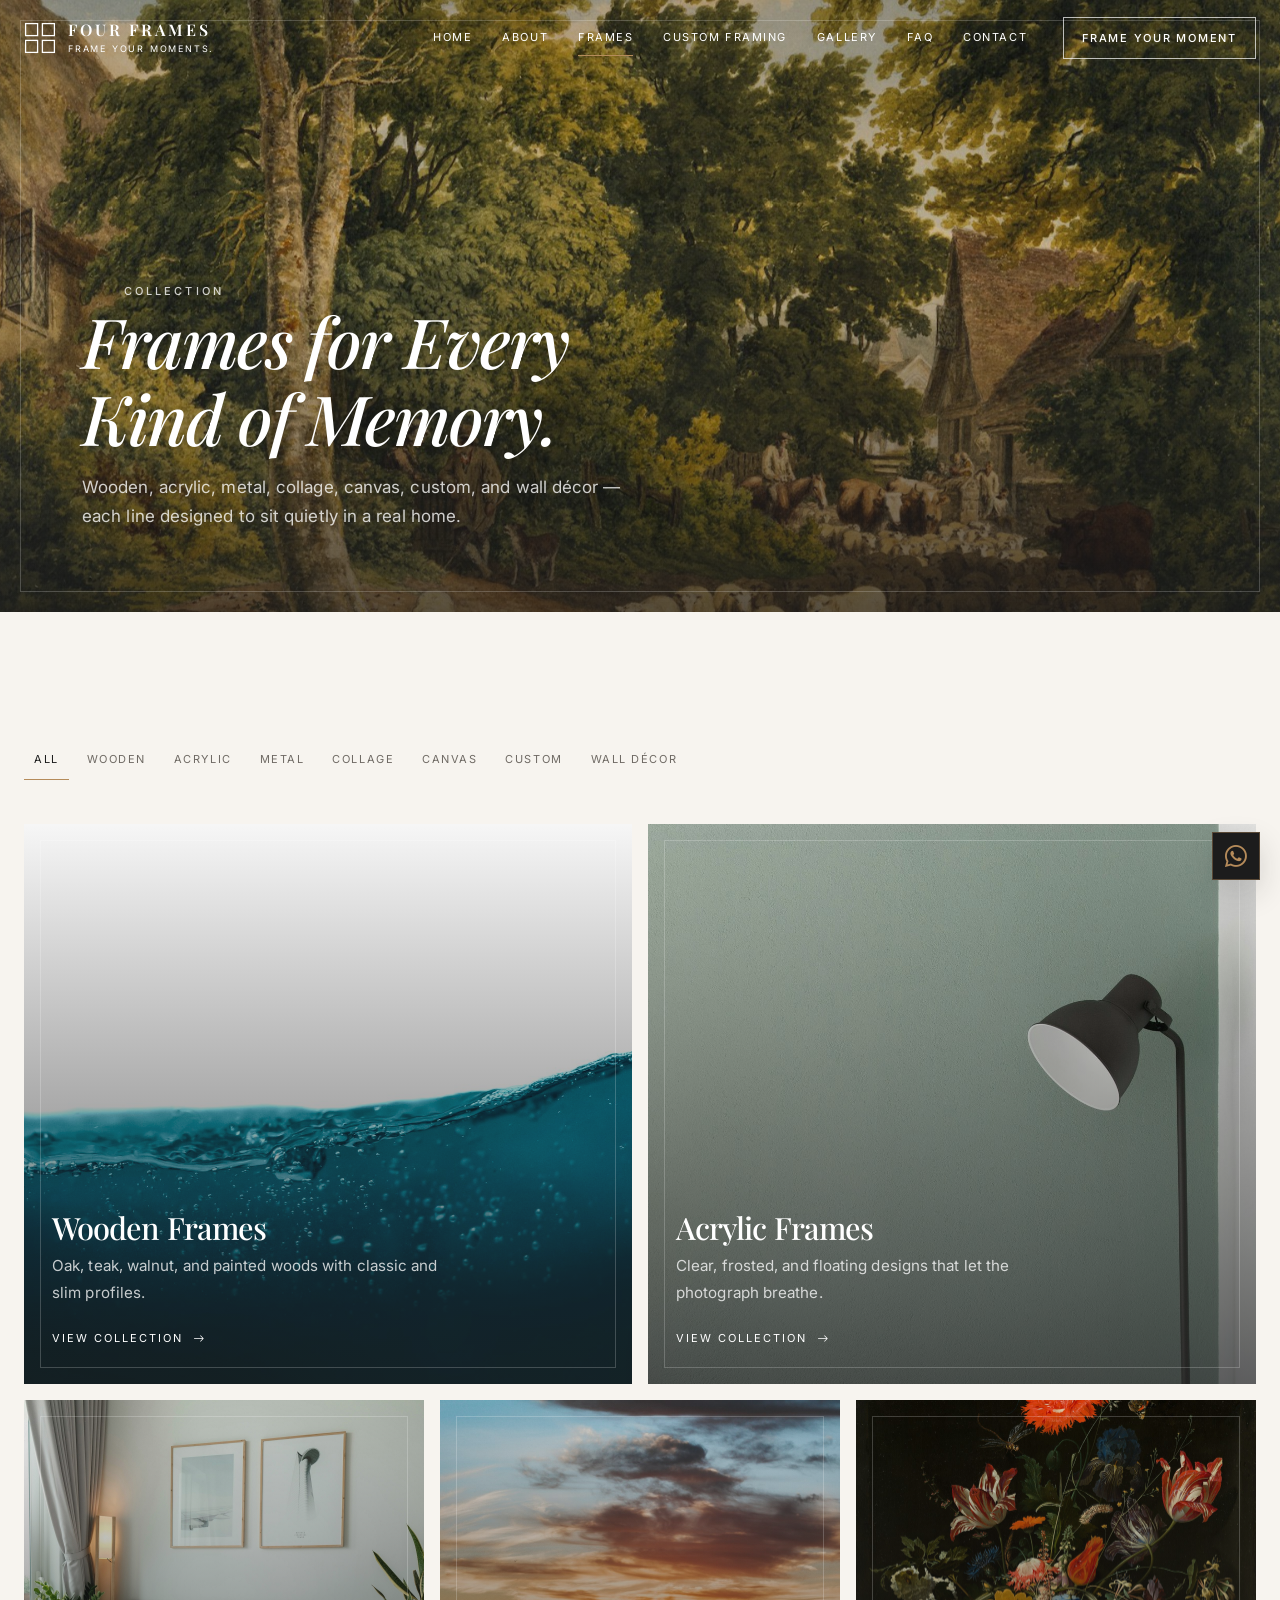
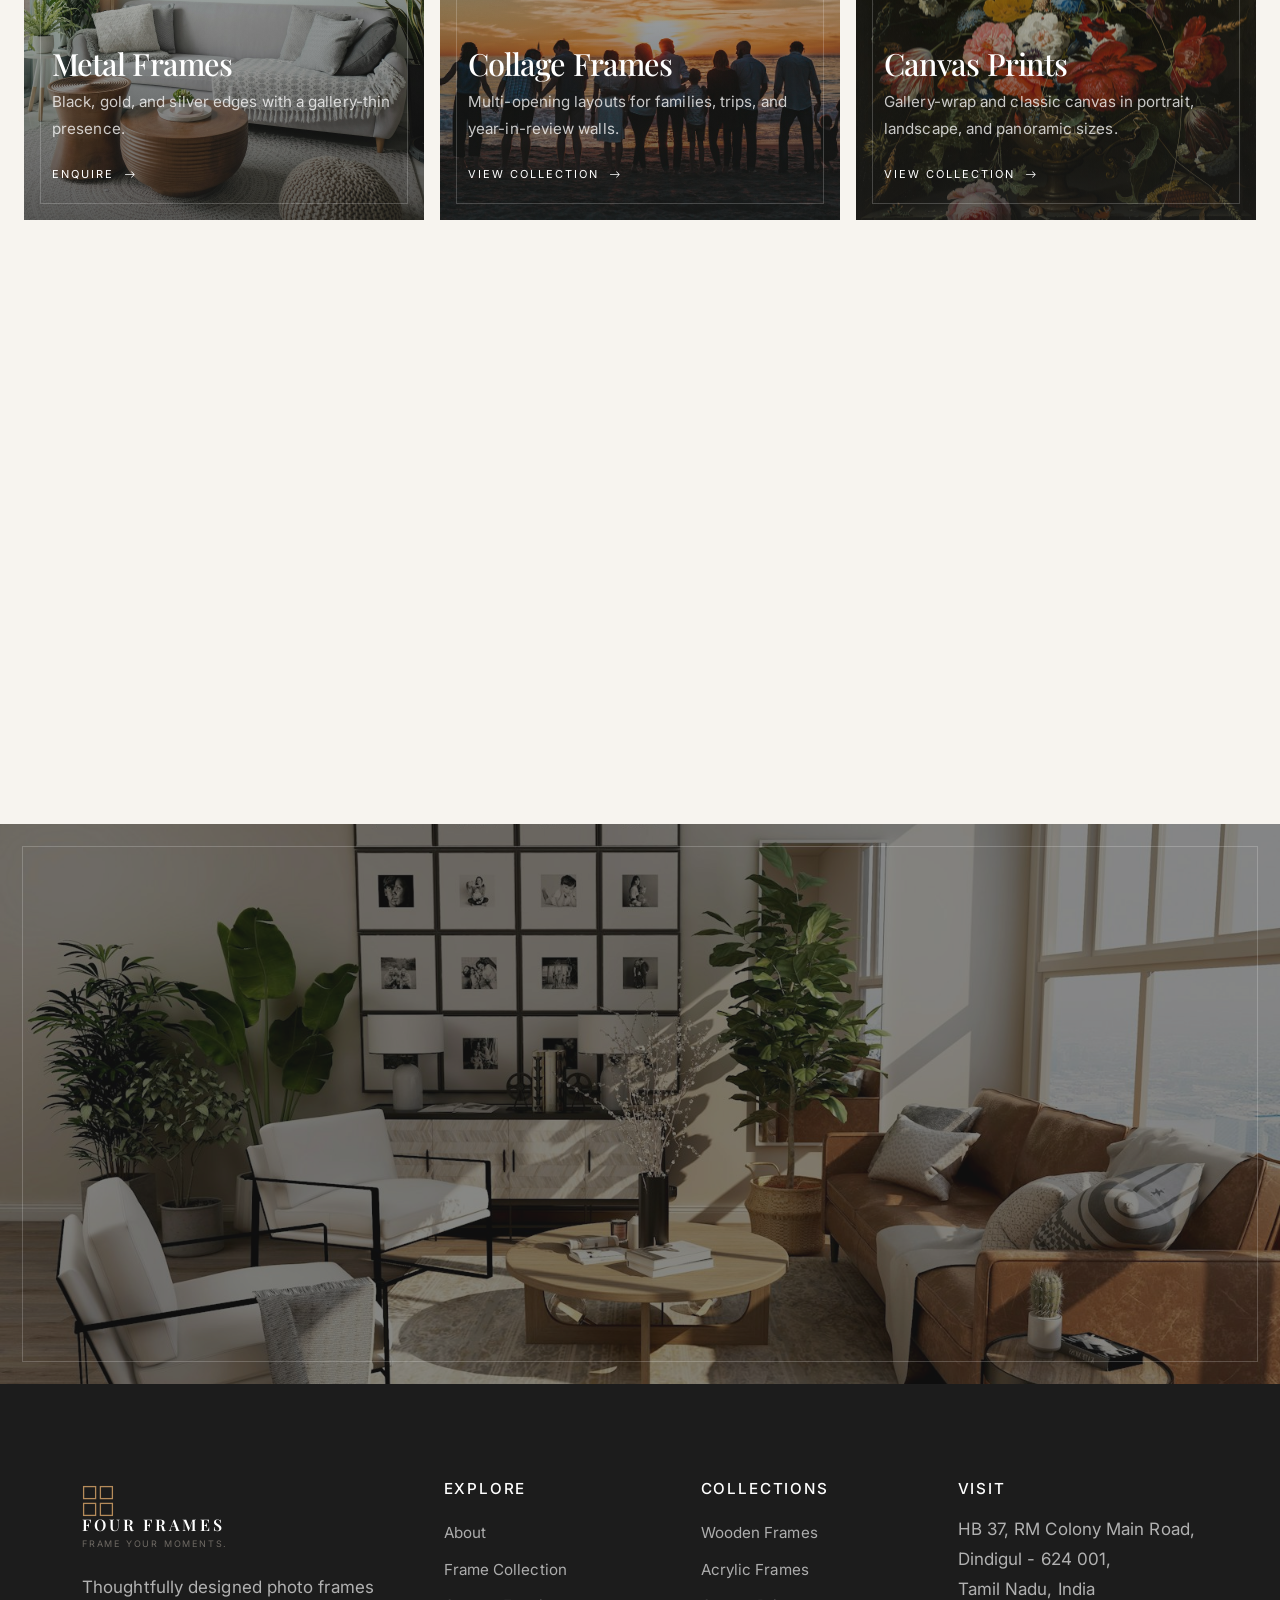
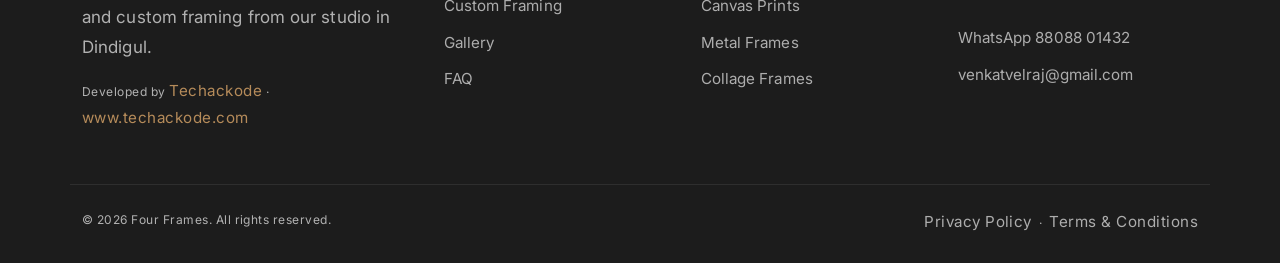
<file: frames.html>
<!DOCTYPE html>
<html lang="en">
<head>
  <meta charset="UTF-8">
  <meta name="viewport" content="width=device-width, initial-scale=1.0">
  <title>Frame Collection | Wooden, Acrylic, Metal, Canvas | Four Frames</title>
  <meta name="description" content="Explore the Four Frames collection: wooden frames, acrylic frames, metal frames, collage frames, canvas prints, custom frames, and wall décor in Dindigul.">
  <link rel="canonical" href="https://fourframes.in/frames.html">
  <meta property="og:title" content="Frame Collection | Four Frames">
  <meta property="og:description" content="A considered range of frames for every memory.">
  <meta name="theme-color" content="#1C1C1C">
  <meta property="og:type" content="website">
  <meta property="og:site_name" content="Four Frames">
  <meta property="og:image" content="https://fourframes.in/assets/images/1618221195710-dd6b41faaea6.jpg">
  <meta property="og:url" content="https://fourframes.in/frames.html">
  <meta name="twitter:card" content="summary_large_image">
  <meta name="twitter:title" content="Frame Collection | Four Frames">
  <meta name="twitter:description" content="A considered range of frames for every memory.">
  <meta name="twitter:image" content="https://fourframes.in/assets/images/1618221195710-dd6b41faaea6.jpg">
  <link rel="icon" type="image/svg+xml" href="assets/favicon.svg">
  <link rel="preconnect" href="https://fonts.googleapis.com">
  <link rel="preconnect" href="https://fonts.gstatic.com" crossorigin>
  <link href="https://fonts.googleapis.com/css2?family=Inter:wght@400;500;600&family=Playfair+Display:ital,wght@0,400;0,500;0,600;0,700;1,400;1,500;1,600&display=swap" rel="stylesheet">
  <link href="https://cdn.jsdelivr.net/npm/bootstrap@5.3.3/dist/css/bootstrap.min.css" rel="stylesheet">
  <link href="https://cdn.jsdelivr.net/npm/bootstrap-icons@1.11.3/font/bootstrap-icons.min.css" rel="stylesheet">
  <link rel="stylesheet" href="css/style.css">
</head>
<body>
  <a class="skip-link" href="#main">Skip to content</a>
  <header class="site-header on-hero" id="siteHeader">
    <div class="header-inner">
      <a class="brand" href="index.html" aria-label="Four Frames home">
        <svg class="brand-mark" viewBox="0 0 40 40" fill="none" aria-hidden="true">
          <rect x="2" y="2" width="15" height="15" stroke="currentColor" stroke-width="1.6"/>
          <rect x="23" y="2" width="15" height="15" stroke="currentColor" stroke-width="1.6"/>
          <rect x="2" y="23" width="15" height="15" stroke="currentColor" stroke-width="1.6"/>
          <rect x="23" y="23" width="15" height="15" stroke="currentColor" stroke-width="1.6"/>
        </svg>
        <span class="brand-text"><strong>FOUR FRAMES</strong><small>Frame Your Moments.</small></span>
      </a>
      <nav class="nav-desktop" aria-label="Primary">
        <a href="index.html">Home</a>
        <a href="about.html">About</a>
        <a class="active" href="frames.html">Frames</a>
        <a href="custom-framing.html">Custom Framing</a>
        <a href="gallery.html">Gallery</a>
        <a href="faq.html">FAQ</a>
        <a href="contact.html">Contact</a>
      </nav>
      <a class="btn btn-header" href="custom-framing.html">Frame Your Moment</a>
      <button class="nav-toggle" id="navToggle" type="button" aria-label="Open menu" aria-expanded="false"><span></span><span></span><span></span></button>
    </div>
  </header>
  <nav class="mobile-nav" id="mobileNav" aria-label="Mobile">
    <a href="index.html">Home</a>
    <a href="about.html">About</a>
    <a class="active" href="frames.html">Frames</a>
    <a href="custom-framing.html">Custom Framing</a>
    <a href="gallery.html">Gallery</a>
    <a href="faq.html">FAQ</a>
    <a href="contact.html">Contact</a>
    <a class="btn btn-light" href="custom-framing.html">Frame Your Moment</a>
  </nav>

  <main id="main" tabindex="-1">
    <section class="page-hero">
      <img src="assets/images/1577083552431-6e5fd01988ec.jpg" alt="A refined collection of framed works on a gallery wall" width="2000" height="1100">
      <div class="container">
        <p class="eyebrow">Collection</p>
        <h1>Frames for Every<br>Kind of Memory.</h1>
        <p>Wooden, acrylic, metal, collage, canvas, custom, and wall décor — each line designed to sit quietly in a real home.</p>
      </div>
    </section>

    <section class="section">
      <div class="container-wide">
        <div class="filter-bar" data-aos="fade-up">
          <button type="button" class="is-active" data-filter="all" aria-pressed="true">All</button>
          <button type="button" data-filter="wood" aria-pressed="false">Wooden</button>
          <button type="button" data-filter="acrylic" aria-pressed="false">Acrylic</button>
          <button type="button" data-filter="metal" aria-pressed="false">Metal</button>
          <button type="button" data-filter="collage" aria-pressed="false">Collage</button>
          <button type="button" data-filter="canvas" aria-pressed="false">Canvas</button>
          <button type="button" data-filter="custom" aria-pressed="false">Custom</button>
          <button type="button" data-filter="decor" aria-pressed="false">Wall Décor</button>
        </div>

        <div class="collection-grid">
          <article class="collection-card" data-category="wood" id="wood">
            <img src="assets/images/1615874959474-d391d137d6bb.jpg" alt="Wooden frames" width="1200" height="900">
            <div class="card-copy">
              <h3>Wooden Frames</h3>
              <p>Oak, teak, walnut, and painted woods with classic and slim profiles.</p>
              <a class="explore" href="wooden-frames.html">View Collection <i class="bi bi-arrow-right"></i></a>
            </div>
          </article>
          <article class="collection-card" data-category="acrylic" id="acrylic">
            <img src="assets/images/1494438639946-1ebd1d20bf85.jpg" alt="Acrylic frames" width="1200" height="900">
            <div class="card-copy">
              <h3>Acrylic Frames</h3>
              <p>Clear, frosted, and floating designs that let the photograph breathe.</p>
              <a class="explore" href="acrylic-frames.html">View Collection <i class="bi bi-arrow-right"></i></a>
            </div>
          </article>
          <article class="collection-card" data-category="metal" id="metal">
            <img src="assets/images/1583847268964-b28dc8f51f92.jpg" alt="Metal frames" width="1000" height="800">
            <div class="card-copy">
              <h3>Metal Frames</h3>
              <p>Black, gold, and silver edges with a gallery-thin presence.</p>
              <a class="explore" href="contact.html">Enquire <i class="bi bi-arrow-right"></i></a>
            </div>
          </article>
          <article class="collection-card" data-category="collage" id="collage">
            <img src="assets/images/1511895426328-dc8714191300.jpg" alt="Collage frames" width="1000" height="800">
            <div class="card-copy">
              <h3>Collage Frames</h3>
              <p>Multi-opening layouts for families, trips, and year-in-review walls.</p>
              <a class="explore" href="custom-framing.html">View Collection <i class="bi bi-arrow-right"></i></a>
            </div>
          </article>
          <article class="collection-card" data-category="canvas" id="canvas">
            <img src="assets/images/1579783902614-a3fb3927b6a5.jpg" alt="Canvas prints" width="1000" height="800">
            <div class="card-copy">
              <h3>Canvas Prints</h3>
              <p>Gallery-wrap and classic canvas in portrait, landscape, and panoramic sizes.</p>
              <a class="explore" href="canvas-prints.html">View Collection <i class="bi bi-arrow-right"></i></a>
            </div>
          </article>
          <article class="collection-card" data-category="custom" id="custom">
            <img src="assets/images/1452860606245-08befc0ff44b.jpg" alt="Custom frames" width="1000" height="800">
            <div class="card-copy">
              <h3>Custom Frames</h3>
              <p>One-off sizes, unusual art, certificates, and heirloom pieces.</p>
              <a class="explore" href="custom-framing.html">View Collection <i class="bi bi-arrow-right"></i></a>
            </div>
          </article>
          <article class="collection-card" data-category="decor" id="decor">
            <img src="assets/images/1615873968403-89d8676d7290.jpg" alt="Wall décor" width="1000" height="800">
            <div class="card-copy">
              <h3>Wall Décor</h3>
              <p>Planned arrangements and memory walls for living rooms and corridors.</p>
              <a class="explore" href="gallery.html">View Collection <i class="bi bi-arrow-right"></i></a>
            </div>
          </article>
        </div>
      </div>
    </section>

    <section class="cta-banner">
      <img src="assets/images/1600210492486-724fe5c67fb0.jpg" alt="Interior ready for custom framing" width="2000" height="1100">
      <div class="container">
        <h2>Not sure which line to begin with?</h2>
        <p>Bring the photograph. We will help you choose the frame.</p>
        <a class="btn btn-light" href="contact.html">Ask the Studio</a>
      </div>
    </section>
  </main>

  <footer class="site-footer">
    <div class="container footer-grid">
      <div>
        <a class="brand" href="index.html">
          <svg class="brand-mark" viewBox="0 0 40 40" fill="none" aria-hidden="true">
            <rect x="2" y="2" width="15" height="15" stroke="currentColor" stroke-width="1.6"/>
            <rect x="23" y="2" width="15" height="15" stroke="currentColor" stroke-width="1.6"/>
            <rect x="2" y="23" width="15" height="15" stroke="currentColor" stroke-width="1.6"/>
            <rect x="23" y="23" width="15" height="15" stroke="currentColor" stroke-width="1.6"/>
          </svg>
          <span class="brand-text"><strong>FOUR FRAMES</strong><small>Frame Your Moments.</small></span>
        </a>
        <p>Thoughtfully designed photo frames and custom framing from our studio in Dindigul.</p>
        <p class="footer-credit">Developed by <a href="https://www.techackode.com" target="_blank" rel="noopener noreferrer">Techackode</a> · <a href="https://www.techackode.com" target="_blank" rel="noopener noreferrer">www.techackode.com</a></p>
      </div>
      <div>
        <h4>Explore</h4>
        <a href="about.html">About</a>
        <a href="frames.html">Frame Collection</a>
        <a href="custom-framing.html">Custom Framing</a>
        <a href="gallery.html">Gallery</a>
        <a href="faq.html">FAQ</a>
      </div>
      <div>
        <h4>Collections</h4>
        <a href="wooden-frames.html">Wooden Frames</a>
        <a href="acrylic-frames.html">Acrylic Frames</a>
        <a href="canvas-prints.html">Canvas Prints</a>
        <a href="frames.html#metal">Metal Frames</a>
        <a href="frames.html#collage">Collage Frames</a>
      </div>
      <div>
        <h4>Visit</h4>
        <p>HB 37, RM Colony Main Road,<br>Dindigul - 624 001,<br>Tamil Nadu, India</p>
        <a href="https://wa.me/918808801432" target="_blank" rel="noopener noreferrer">WhatsApp 88088 01432</a>
        <a href="mailto:venkatvelraj@gmail.com">venkatvelraj@gmail.com</a>
      </div>
    </div>
    <div class="container footer-bottom">
      <span>© <span id="year"></span> Four Frames. All rights reserved.</span>
      <span><a href="privacy-policy.html">Privacy Policy</a> &nbsp;·&nbsp; <a href="terms-conditions.html">Terms &amp; Conditions</a></span>
    </div>
  </footer>
  <script src="https://cdn.jsdelivr.net/npm/bootstrap@5.3.3/dist/js/bootstrap.bundle.min.js"></script>
  <script src="js/main.js"></script>
</body>
</html>
</file>
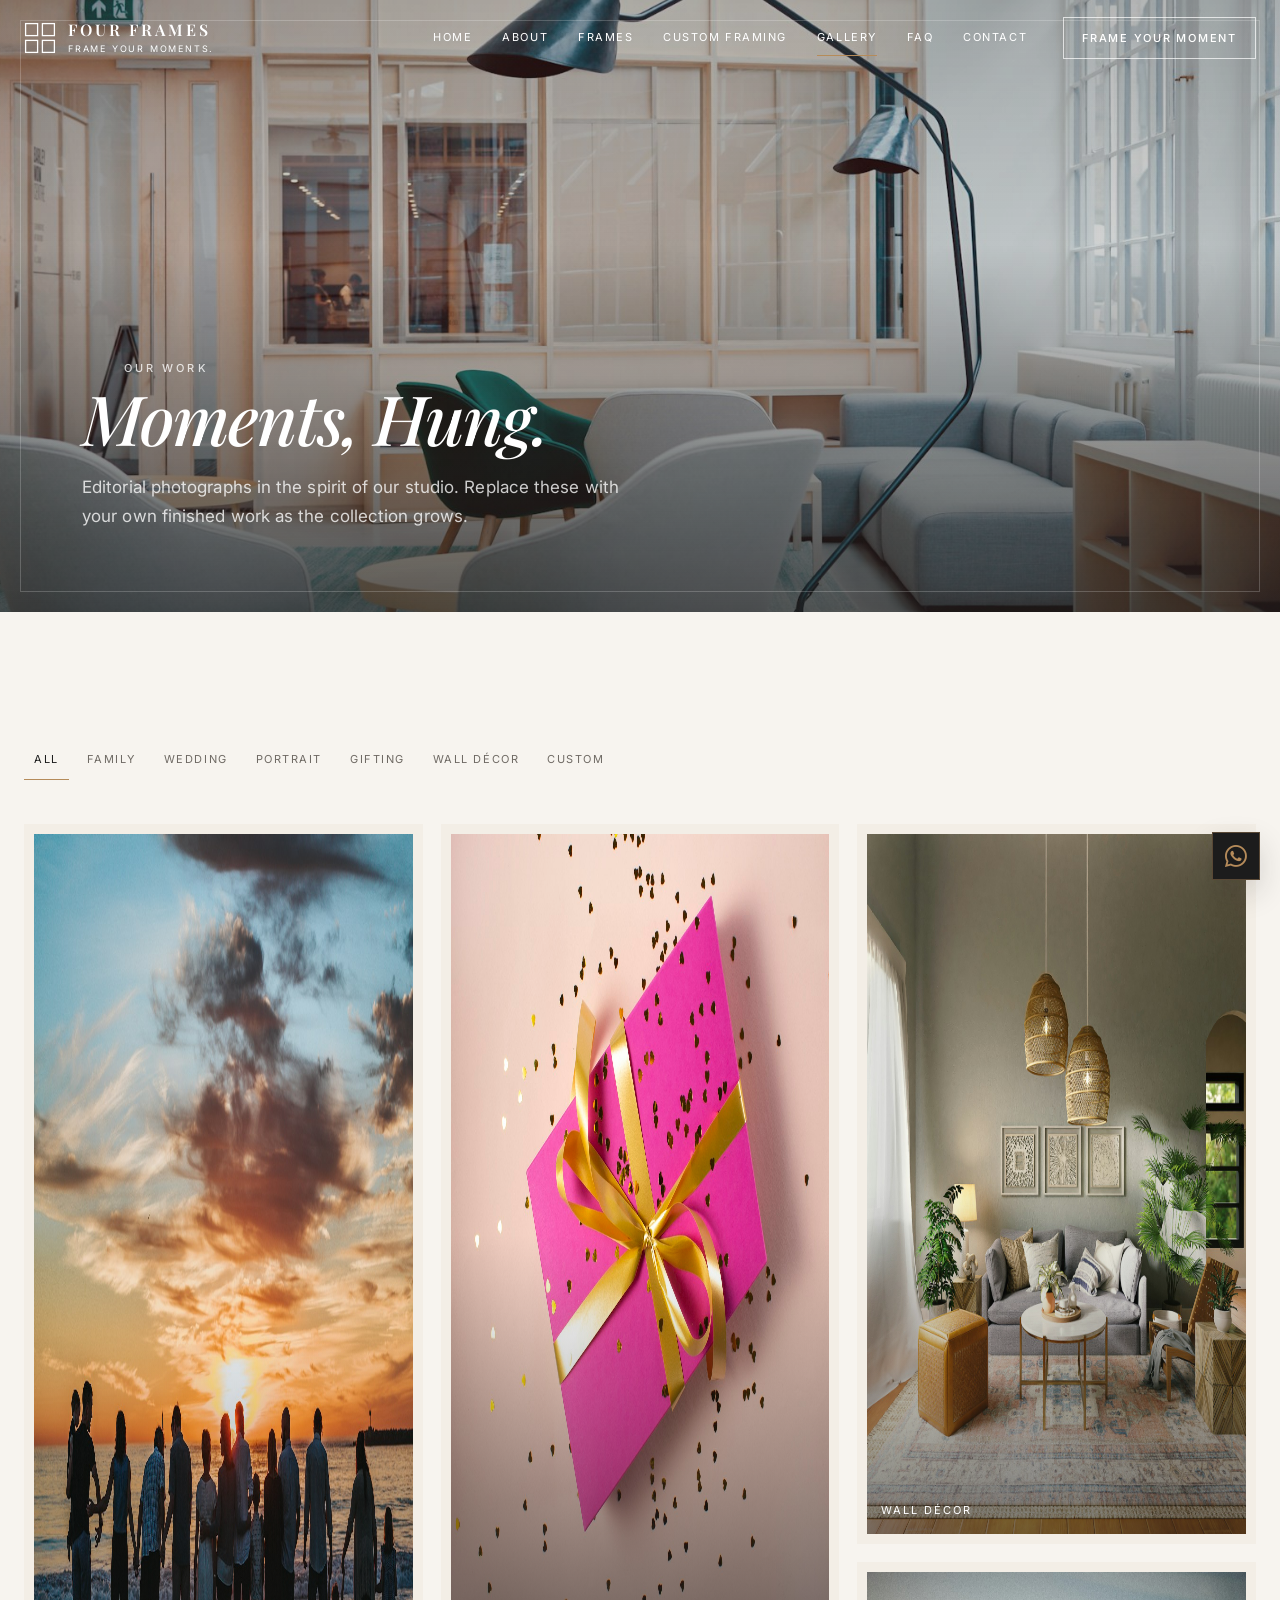
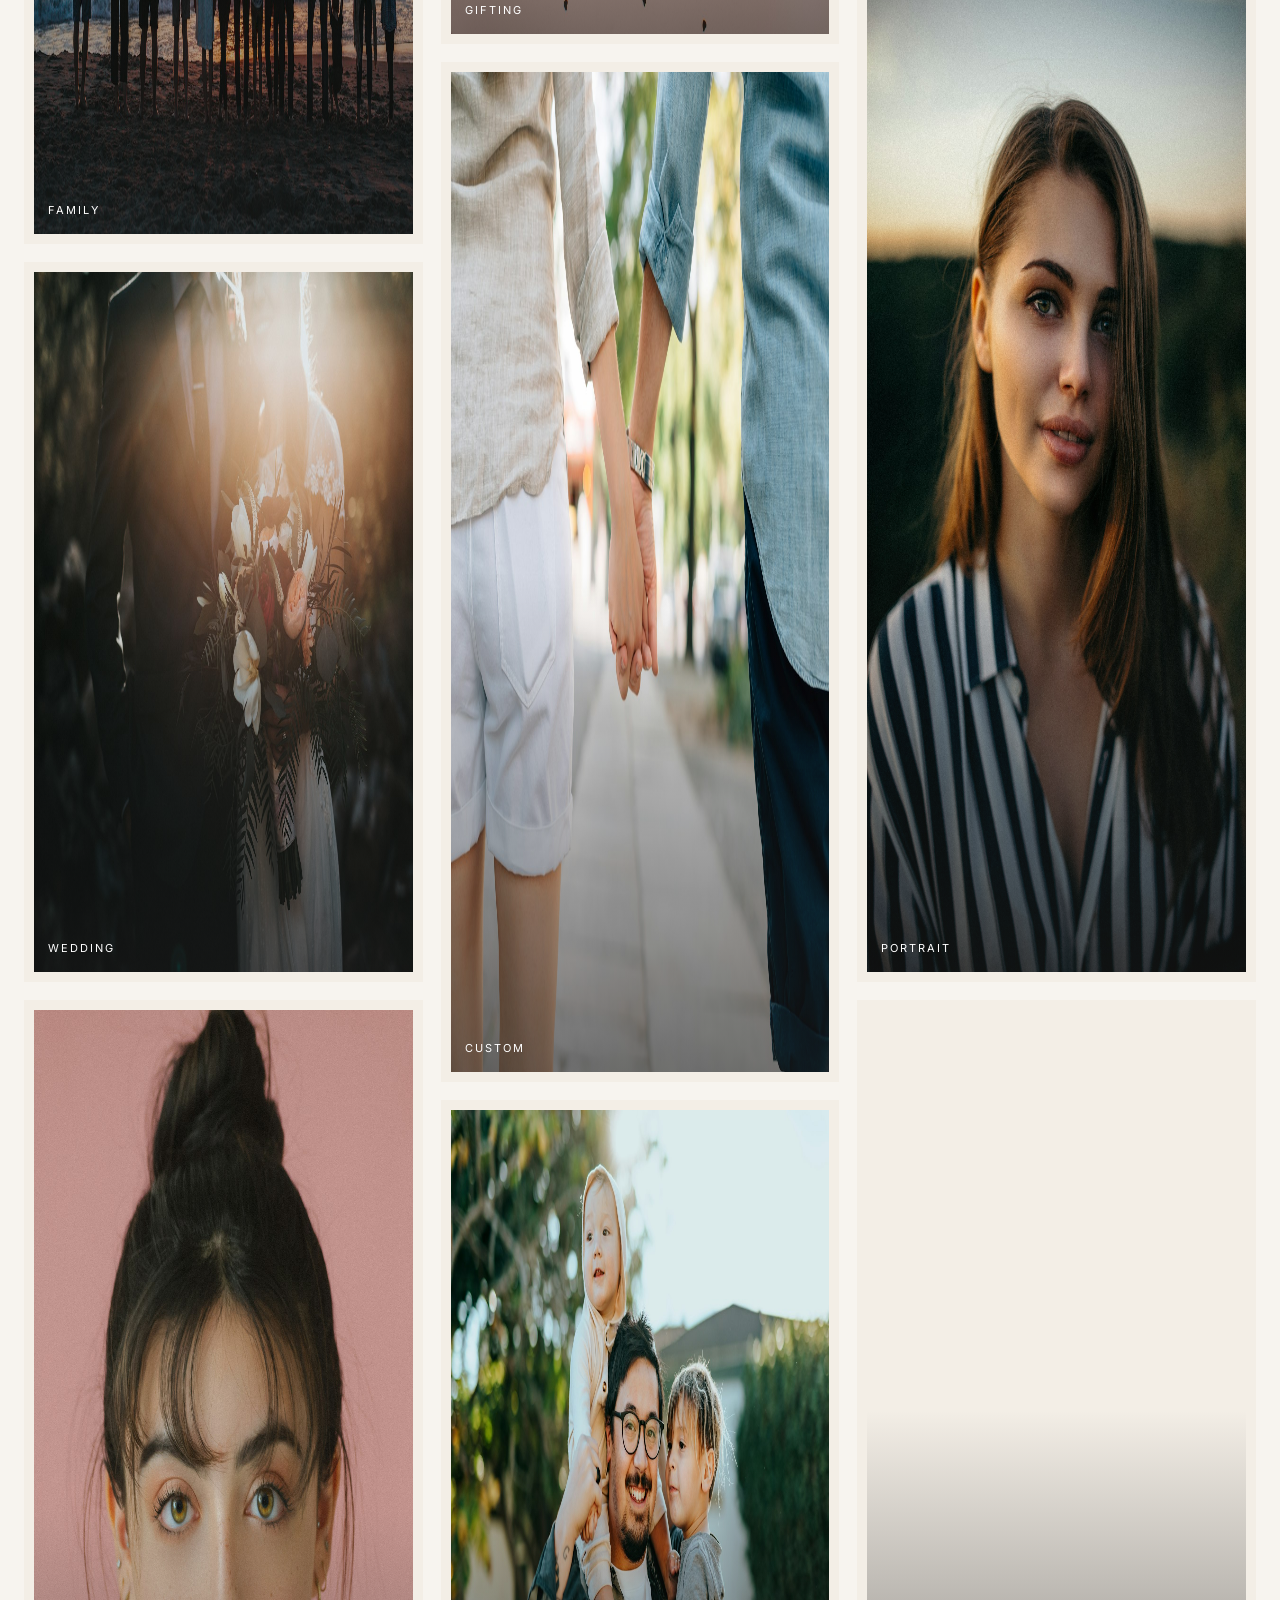
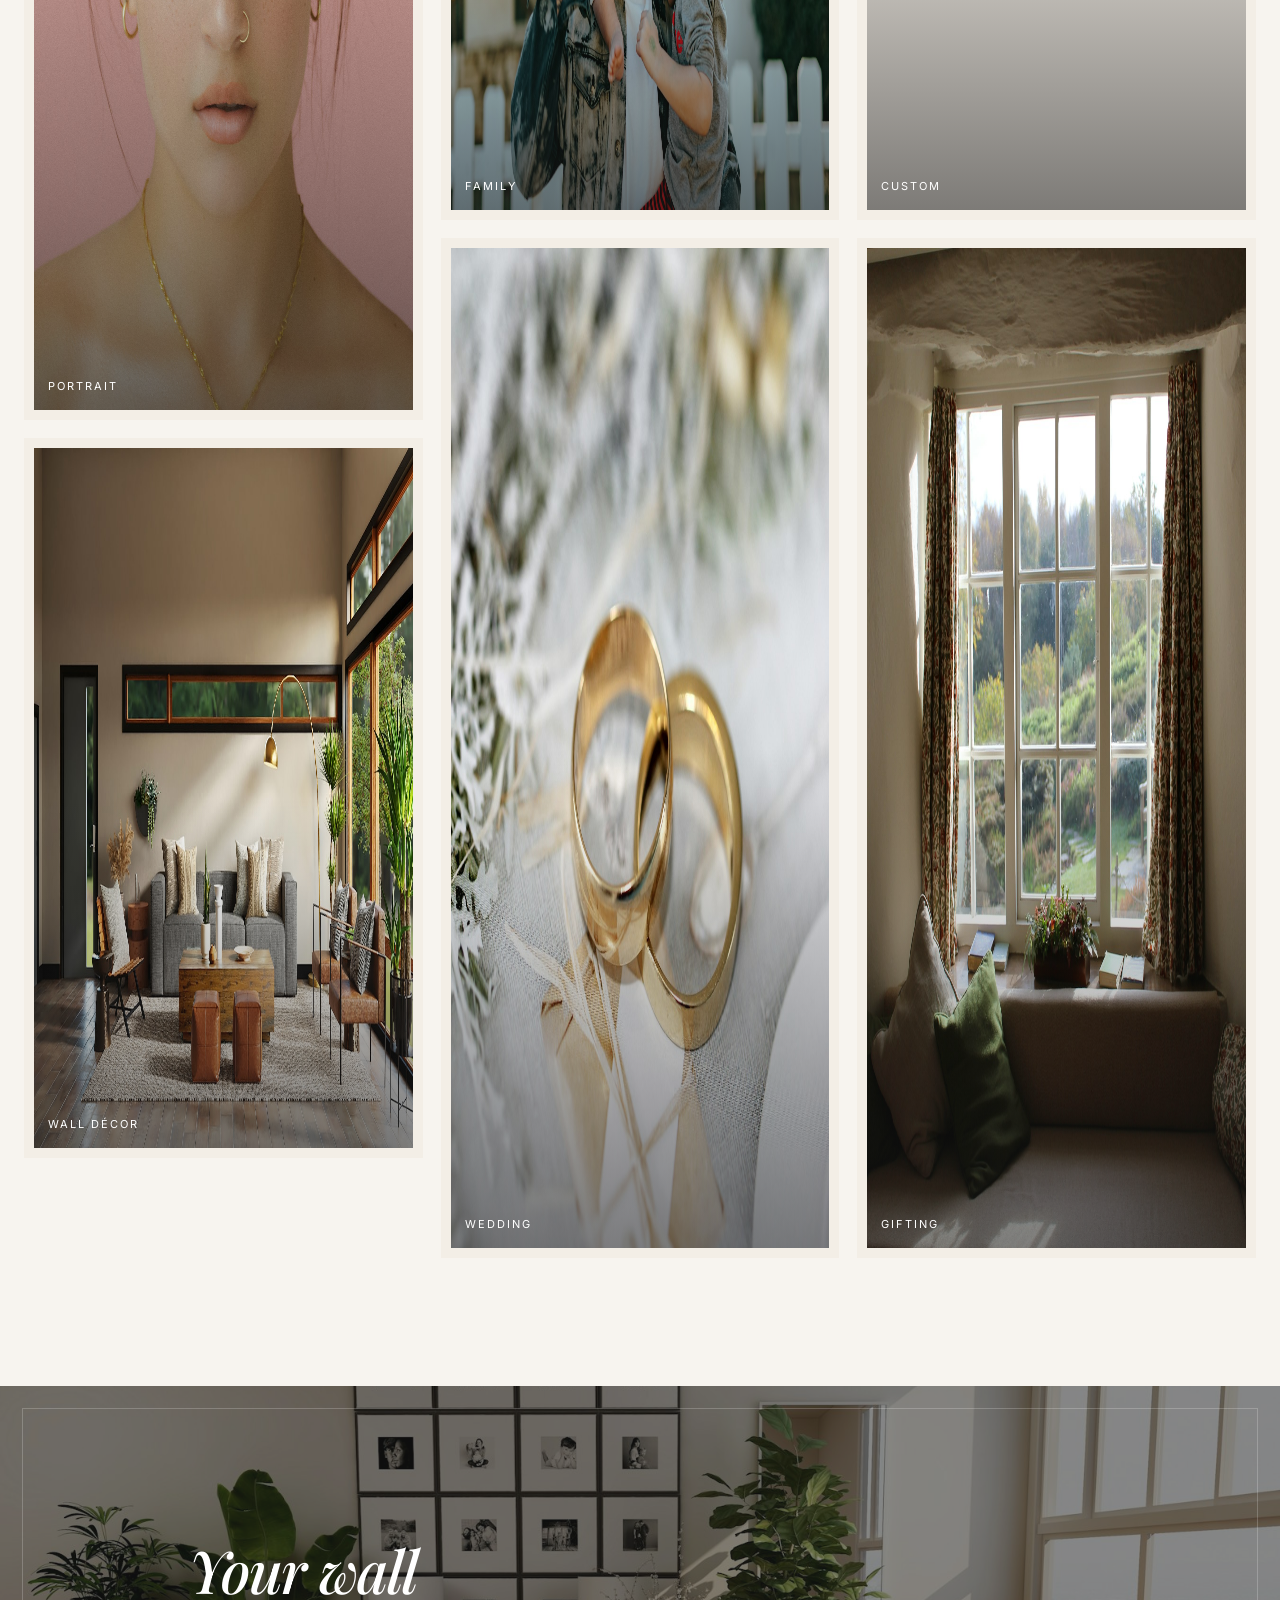
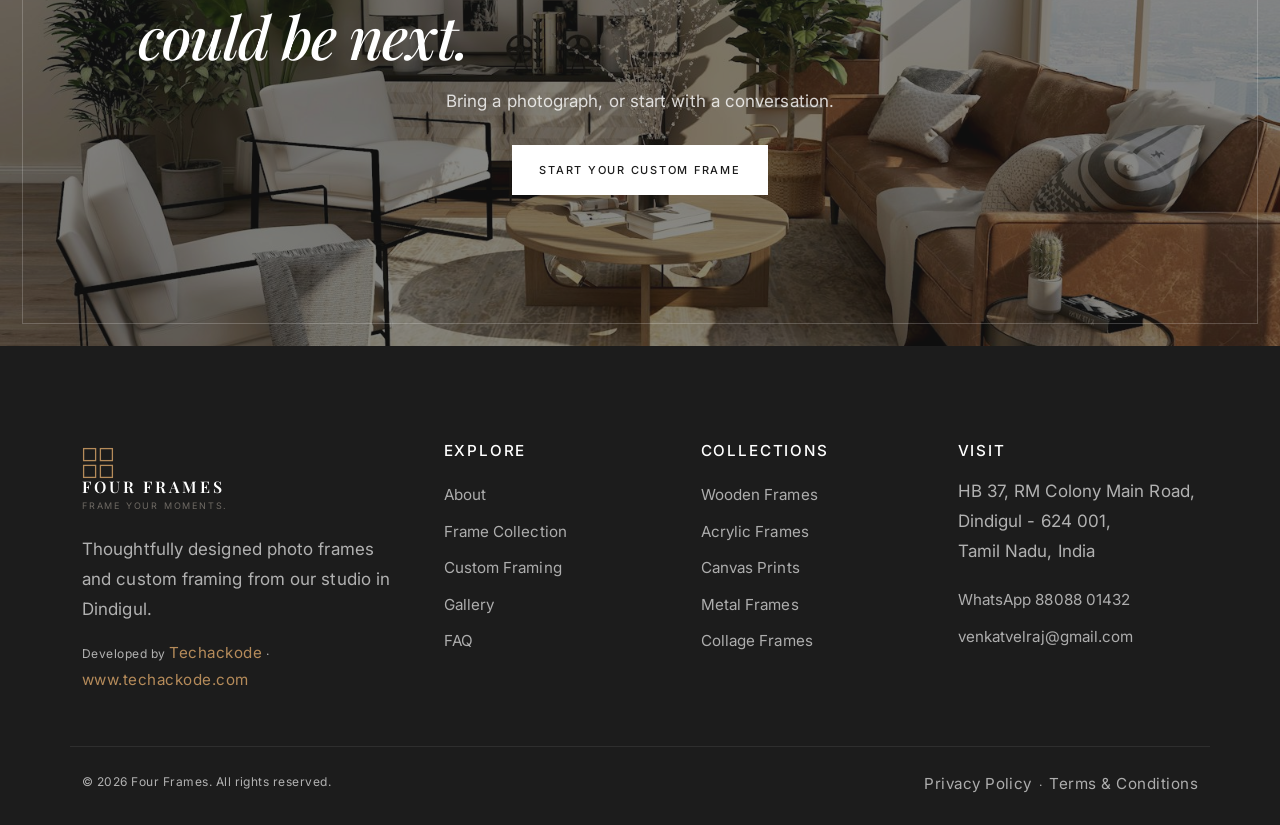
<file: gallery.html>
<!DOCTYPE html>
<html lang="en">
<head>
  <meta charset="UTF-8">
  <meta name="viewport" content="width=device-width, initial-scale=1.0">
  <title>Gallery | Our Work | Four Frames</title>
  <meta name="description" content="A gallery of framed family, wedding, portrait, gifting, wall décor, and custom work from Four Frames, Dindigul.">
  <link rel="canonical" href="https://fourframes.in/gallery.html">
  <meta property="og:title" content="Gallery | Four Frames">
  <meta property="og:description" content="Moments we have framed — family, wedding, portrait, gifting, and wall décor.">
  <meta name="theme-color" content="#1C1C1C">
  <meta property="og:type" content="website">
  <meta property="og:site_name" content="Four Frames">
  <meta property="og:image" content="https://fourframes.in/assets/images/1618221195710-dd6b41faaea6.jpg">
  <meta property="og:url" content="https://fourframes.in/gallery.html">
  <meta name="twitter:card" content="summary_large_image">
  <meta name="twitter:title" content="Gallery | Four Frames">
  <meta name="twitter:description" content="Moments we have framed — family, wedding, portrait, gifting, and wall décor.">
  <meta name="twitter:image" content="https://fourframes.in/assets/images/1618221195710-dd6b41faaea6.jpg">
  <link rel="icon" type="image/svg+xml" href="assets/favicon.svg">
  <link rel="preconnect" href="https://fonts.googleapis.com">
  <link rel="preconnect" href="https://fonts.gstatic.com" crossorigin>
  <link href="https://fonts.googleapis.com/css2?family=Inter:wght@400;500;600&family=Playfair+Display:ital,wght@0,400;0,500;0,600;0,700;1,400;1,500;1,600&display=swap" rel="stylesheet">
  <link href="https://cdn.jsdelivr.net/npm/bootstrap@5.3.3/dist/css/bootstrap.min.css" rel="stylesheet">
  <link href="https://cdn.jsdelivr.net/npm/bootstrap-icons@1.11.3/font/bootstrap-icons.min.css" rel="stylesheet">
  <link rel="stylesheet" href="css/style.css">
</head>
<body>
  <a class="skip-link" href="#main">Skip to content</a>
  <header class="site-header on-hero" id="siteHeader">
    <div class="header-inner">
      <a class="brand" href="index.html" aria-label="Four Frames home">
        <svg class="brand-mark" viewBox="0 0 40 40" fill="none" aria-hidden="true">
          <rect x="2" y="2" width="15" height="15" stroke="currentColor" stroke-width="1.6"/>
          <rect x="23" y="2" width="15" height="15" stroke="currentColor" stroke-width="1.6"/>
          <rect x="2" y="23" width="15" height="15" stroke="currentColor" stroke-width="1.6"/>
          <rect x="23" y="23" width="15" height="15" stroke="currentColor" stroke-width="1.6"/>
        </svg>
        <span class="brand-text"><strong>FOUR FRAMES</strong><small>Frame Your Moments.</small></span>
      </a>
      <nav class="nav-desktop" aria-label="Primary">
        <a href="index.html">Home</a>
        <a href="about.html">About</a>
        <a href="frames.html">Frames</a>
        <a href="custom-framing.html">Custom Framing</a>
        <a class="active" href="gallery.html">Gallery</a>
        <a href="faq.html">FAQ</a>
        <a href="contact.html">Contact</a>
      </nav>
      <a class="btn btn-header" href="custom-framing.html">Frame Your Moment</a>
      <button class="nav-toggle" id="navToggle" type="button" aria-label="Open menu" aria-expanded="false"><span></span><span></span><span></span></button>
    </div>
  </header>
  <nav class="mobile-nav" id="mobileNav" aria-label="Mobile">
    <a href="index.html">Home</a>
    <a href="about.html">About</a>
    <a href="frames.html">Frames</a>
    <a href="custom-framing.html">Custom Framing</a>
    <a class="active" href="gallery.html">Gallery</a>
    <a href="faq.html">FAQ</a>
    <a href="contact.html">Contact</a>
    <a class="btn btn-light" href="custom-framing.html">Frame Your Moment</a>
  </nav>

  <main id="main" tabindex="-1">
    <section class="page-hero">
      <img src="assets/images/1615873968403-89d8676d7290.jpg" alt="A curated gallery wall of framed photographs" width="2000" height="1100">
      <div class="container">
        <p class="eyebrow">Our Work</p>
        <h1>Moments, Hung.</h1>
        <p>Editorial photographs in the spirit of our studio. Replace these with your own finished work as the collection grows.</p>
      </div>
    </section>

    <section class="section">
      <div class="container-wide">
        <div class="filter-bar">
          <button type="button" class="is-active" data-filter="all" aria-pressed="true">All</button>
          <button type="button" data-filter="family" aria-pressed="false">Family</button>
          <button type="button" data-filter="wedding" aria-pressed="false">Wedding</button>
          <button type="button" data-filter="portrait" aria-pressed="false">Portrait</button>
          <button type="button" data-filter="gifting" aria-pressed="false">Gifting</button>
          <button type="button" data-filter="decor" aria-pressed="false">Wall Décor</button>
          <button type="button" data-filter="custom" aria-pressed="false">Custom</button>
        </div>
        <div class="masonry">
          <a class="gallery-item" data-category="family" data-lightbox data-caption="Family" href="assets/images/1511895426328-dc8714191300.jpg">
            <img src="assets/images/1511895426328-dc8714191300.jpg" alt="Family photograph" width="800" height="1000">
            <span class="gallery-caption">Family</span>
          </a>
          <a class="gallery-item" data-category="wedding" data-lightbox data-caption="Wedding" href="assets/images/1519741497674-611481863552.jpg">
            <img src="assets/images/1519741497674-611481863552.jpg" alt="Wedding photograph" width="800" height="700">
            <span class="gallery-caption">Wedding</span>
          </a>
          <a class="gallery-item" data-category="portrait" data-lightbox data-caption="Portrait" href="assets/images/1531746020798-e6953c6e8e04.jpg">
            <img src="assets/images/1531746020798-e6953c6e8e04.jpg" alt="Portrait" width="800" height="1000">
            <span class="gallery-caption">Portrait</span>
          </a>
          <a class="gallery-item" data-category="decor" data-lightbox data-caption="Wall Décor" href="assets/images/1618221195710-dd6b41faaea6.jpg">
            <img src="assets/images/1618221195710-dd6b41faaea6.jpg" alt="Wall décor" width="800" height="700">
            <span class="gallery-caption">Wall Décor</span>
          </a>
          <a class="gallery-item" data-category="gifting" data-lightbox data-caption="Gifting" href="assets/images/1549465220-1a8b9238cd48.jpg">
            <img src="assets/images/1549465220-1a8b9238cd48.jpg" alt="Gift framing" width="800" height="800">
            <span class="gallery-caption">Gifting</span>
          </a>
          <a class="gallery-item" data-category="custom" data-lightbox data-caption="Custom Frames" href="assets/images/1452457807411-4979b707c5be.jpg">
            <img src="assets/images/1452457807411-4979b707c5be.jpg" alt="Custom framing" width="800" height="1000">
            <span class="gallery-caption">Custom</span>
          </a>
          <a class="gallery-item" data-category="family" data-lightbox data-caption="Family" href="assets/images/1609220136736-443140cffec6.jpg">
            <img src="assets/images/1609220136736-443140cffec6.jpg" alt="Family at home" width="800" height="700">
            <span class="gallery-caption">Family</span>
          </a>
          <a class="gallery-item" data-category="wedding" data-lightbox data-caption="Wedding" href="assets/images/1606800052052-a08af7148866.jpg">
            <img src="assets/images/1606800052052-a08af7148866.jpg" alt="Wedding florals and portrait" width="800" height="1000">
            <span class="gallery-caption">Wedding</span>
          </a>
          <a class="gallery-item" data-category="decor" data-lightbox data-caption="Wall Décor" href="assets/images/1615529182904-14819c35db37.jpg">
            <img src="assets/images/1615529182904-14819c35db37.jpg" alt="Interior gallery wall" width="800" height="700">
            <span class="gallery-caption">Wall Décor</span>
          </a>
          <a class="gallery-item" data-category="portrait" data-lightbox data-caption="Portrait" href="assets/images/1544005313-94ddf0286df2.jpg">
            <img src="assets/images/1544005313-94ddf0286df2.jpg" alt="Portrait study" width="800" height="1000">
            <span class="gallery-caption">Portrait</span>
          </a>
          <a class="gallery-item" data-category="custom" data-lightbox data-caption="Custom Frames" href="assets/images/1577083552431-6e5fd01988ec.jpg">
            <img src="assets/images/1577083552431-6e5fd01988ec.jpg" alt="Framed art" width="800" height="800">
            <span class="gallery-caption">Custom</span>
          </a>
          <a class="gallery-item" data-category="gifting" data-lightbox data-caption="Gifting" href="assets/images/1513519245088-0e12902e35a6.jpg">
            <img src="assets/images/1513519245088-0e12902e35a6.jpg" alt="Frames as gifts" width="800" height="1000">
            <span class="gallery-caption">Gifting</span>
          </a>
        </div>
      </div>
    </section>

    <div class="lightbox" id="lightbox" role="dialog" aria-modal="true" aria-hidden="true" aria-label="Image preview">
      <button class="lightbox-close" type="button" data-lightbox-close aria-label="Close">×</button>
      <figure>
        <img id="lightboxImage" alt="Framed photograph" src="[data-uri]">
        <figcaption id="lightboxCaption"></figcaption>
      </figure>
    </div>

    <section class="cta-banner">
      <img src="assets/images/1600210492486-724fe5c67fb0.jpg" alt="A home waiting for framed memories" width="2000" height="1100">
      <div class="container">
        <h2>Your wall could be next.</h2>
        <p>Bring a photograph, or start with a conversation.</p>
        <a class="btn btn-light" href="custom-framing.html">Start Your Custom Frame</a>
      </div>
    </section>
  </main>

  <footer class="site-footer">
    <div class="container footer-grid">
      <div>
        <a class="brand" href="index.html">
          <svg class="brand-mark" viewBox="0 0 40 40" fill="none" aria-hidden="true">
            <rect x="2" y="2" width="15" height="15" stroke="currentColor" stroke-width="1.6"/>
            <rect x="23" y="2" width="15" height="15" stroke="currentColor" stroke-width="1.6"/>
            <rect x="2" y="23" width="15" height="15" stroke="currentColor" stroke-width="1.6"/>
            <rect x="23" y="23" width="15" height="15" stroke="currentColor" stroke-width="1.6"/>
          </svg>
          <span class="brand-text"><strong>FOUR FRAMES</strong><small>Frame Your Moments.</small></span>
        </a>
        <p>Thoughtfully designed photo frames and custom framing from our studio in Dindigul.</p>
        <p class="footer-credit">Developed by <a href="https://www.techackode.com" target="_blank" rel="noopener noreferrer">Techackode</a> · <a href="https://www.techackode.com" target="_blank" rel="noopener noreferrer">www.techackode.com</a></p>
      </div>
      <div>
        <h4>Explore</h4>
        <a href="about.html">About</a>
        <a href="frames.html">Frame Collection</a>
        <a href="custom-framing.html">Custom Framing</a>
        <a href="gallery.html">Gallery</a>
        <a href="faq.html">FAQ</a>
      </div>
      <div>
        <h4>Collections</h4>
        <a href="wooden-frames.html">Wooden Frames</a>
        <a href="acrylic-frames.html">Acrylic Frames</a>
        <a href="canvas-prints.html">Canvas Prints</a>
        <a href="frames.html#metal">Metal Frames</a>
        <a href="frames.html#collage">Collage Frames</a>
      </div>
      <div>
        <h4>Visit</h4>
        <p>HB 37, RM Colony Main Road,<br>Dindigul - 624 001,<br>Tamil Nadu, India</p>
        <a href="https://wa.me/918808801432" target="_blank" rel="noopener noreferrer">WhatsApp 88088 01432</a>
        <a href="mailto:venkatvelraj@gmail.com">venkatvelraj@gmail.com</a>
      </div>
    </div>
    <div class="container footer-bottom">
      <span>© <span id="year"></span> Four Frames. All rights reserved.</span>
      <span><a href="privacy-policy.html">Privacy Policy</a> &nbsp;·&nbsp; <a href="terms-conditions.html">Terms &amp; Conditions</a></span>
    </div>
  </footer>
  <script src="https://cdn.jsdelivr.net/npm/bootstrap@5.3.3/dist/js/bootstrap.bundle.min.js"></script>
  <script src="js/main.js"></script>
</body>
</html>
</file>
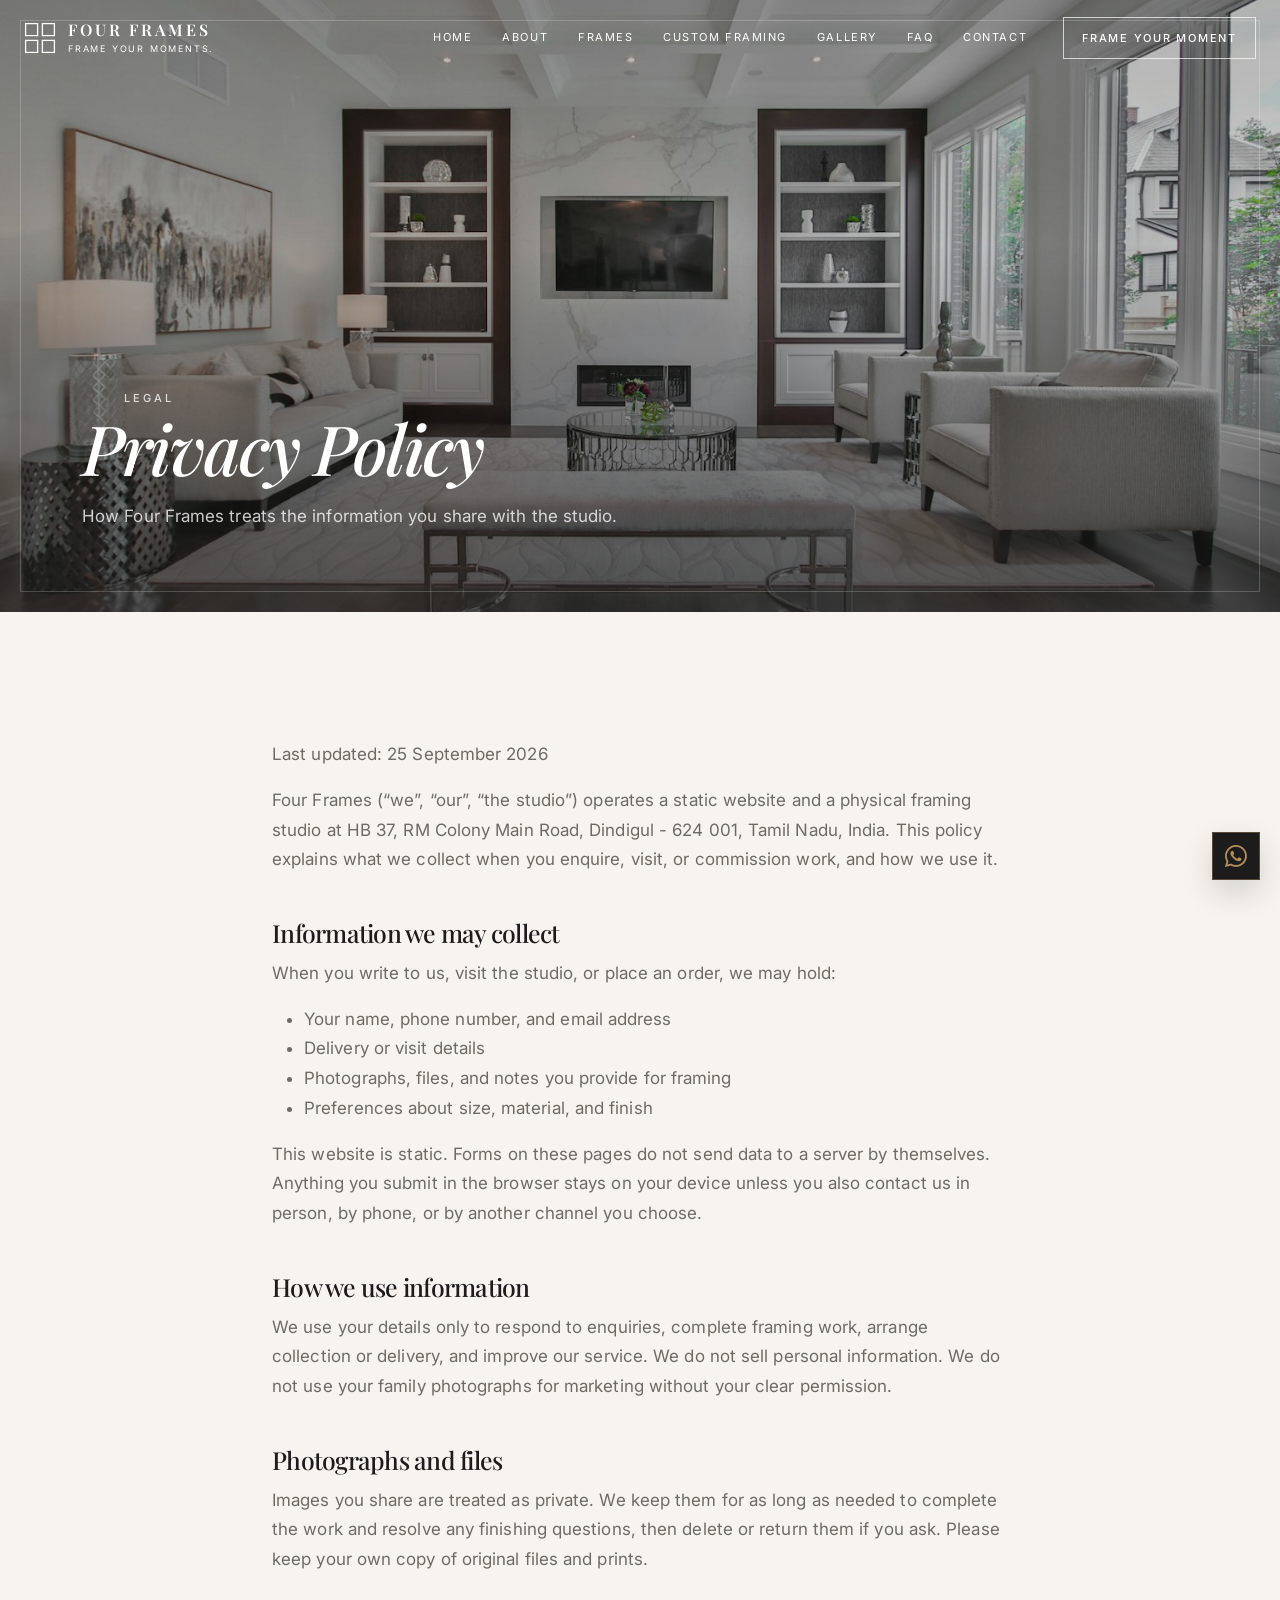
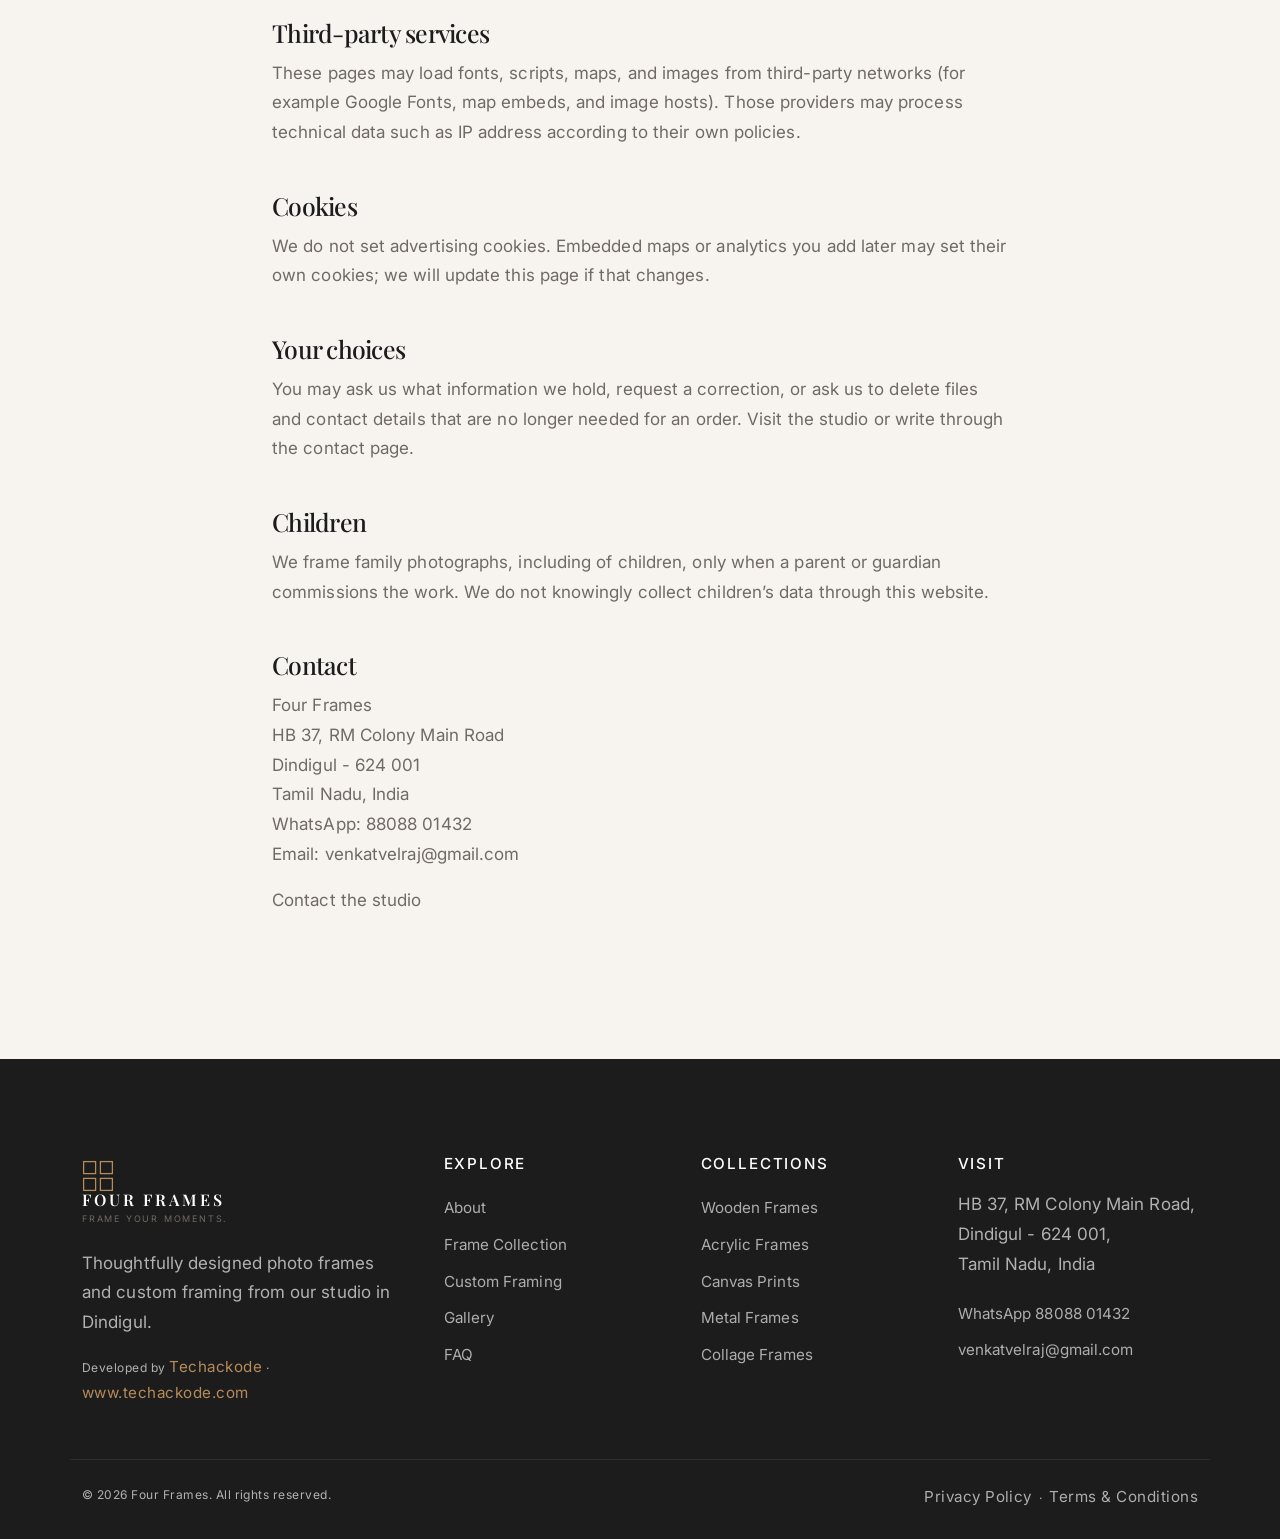
<file: privacy-policy.html>
<!DOCTYPE html>
<html lang="en">
<head>
  <meta charset="UTF-8">
  <meta name="viewport" content="width=device-width, initial-scale=1.0">
  <title>Privacy Policy | Four Frames</title>
  <meta name="description" content="Privacy policy for Four Frames, a photo framing studio in Dindigul, Tamil Nadu.">
  <link rel="canonical" href="https://fourframes.in/privacy-policy.html">
  <meta name="theme-color" content="#1C1C1C">
  <meta property="og:type" content="website">
  <meta property="og:site_name" content="Four Frames">
  <meta property="og:image" content="https://fourframes.in/assets/images/1618221195710-dd6b41faaea6.jpg">
  <meta property="og:url" content="https://fourframes.in/privacy-policy.html">
  <meta property="og:title" content="Privacy Policy | Four Frames">
  <meta property="og:description" content="How Four Frames treats the information you share with the studio.">
  <meta name="twitter:card" content="summary_large_image">
  <meta name="twitter:title" content="Privacy Policy | Four Frames">
  <meta name="twitter:description" content="How Four Frames treats the information you share with the studio.">
  <meta name="twitter:image" content="https://fourframes.in/assets/images/1618221195710-dd6b41faaea6.jpg">
  <link rel="icon" type="image/svg+xml" href="assets/favicon.svg">
  <link rel="preconnect" href="https://fonts.googleapis.com">
  <link rel="preconnect" href="https://fonts.gstatic.com" crossorigin>
  <link href="https://fonts.googleapis.com/css2?family=Inter:wght@400;500;600&family=Playfair+Display:ital,wght@0,400;0,500;0,600;0,700;1,400;1,500;1,600&display=swap" rel="stylesheet">
  <link href="https://cdn.jsdelivr.net/npm/bootstrap@5.3.3/dist/css/bootstrap.min.css" rel="stylesheet">
  <link href="https://cdn.jsdelivr.net/npm/bootstrap-icons@1.11.3/font/bootstrap-icons.min.css" rel="stylesheet">
  <link rel="stylesheet" href="css/style.css">
</head>
<body>
  <a class="skip-link" href="#main">Skip to content</a>
  <header class="site-header on-hero" id="siteHeader">
    <div class="header-inner">
      <a class="brand" href="index.html" aria-label="Four Frames home">
        <svg class="brand-mark" viewBox="0 0 40 40" fill="none" aria-hidden="true">
          <rect x="2" y="2" width="15" height="15" stroke="currentColor" stroke-width="1.6"/>
          <rect x="23" y="2" width="15" height="15" stroke="currentColor" stroke-width="1.6"/>
          <rect x="2" y="23" width="15" height="15" stroke="currentColor" stroke-width="1.6"/>
          <rect x="23" y="23" width="15" height="15" stroke="currentColor" stroke-width="1.6"/>
        </svg>
        <span class="brand-text"><strong>FOUR FRAMES</strong><small>Frame Your Moments.</small></span>
      </a>
      <nav class="nav-desktop" aria-label="Primary">
        <a href="index.html">Home</a>
        <a href="about.html">About</a>
        <a href="frames.html">Frames</a>
        <a href="custom-framing.html">Custom Framing</a>
        <a href="gallery.html">Gallery</a>
        <a href="faq.html">FAQ</a>
        <a href="contact.html">Contact</a>
      </nav>
      <a class="btn btn-header" href="custom-framing.html">Frame Your Moment</a>
      <button class="nav-toggle" id="navToggle" type="button" aria-label="Open menu" aria-expanded="false"><span></span><span></span><span></span></button>
    </div>
  </header>
  <nav class="mobile-nav" id="mobileNav" aria-label="Mobile">
    <a href="index.html">Home</a>
    <a href="about.html">About</a>
    <a href="frames.html">Frames</a>
    <a href="custom-framing.html">Custom Framing</a>
    <a href="gallery.html">Gallery</a>
    <a href="faq.html">FAQ</a>
    <a href="contact.html">Contact</a>
    <a class="btn btn-light" href="custom-framing.html">Frame Your Moment</a>
  </nav>

  <main id="main" tabindex="-1">
    <section class="page-hero">
      <img src="assets/images/1598928506311-c55ded91a20c.jpg" alt="Quiet interior" width="2000" height="1100">
      <div class="container">
        <p class="eyebrow">Legal</p>
        <h1>Privacy Policy</h1>
        <p>How Four Frames treats the information you share with the studio.</p>
      </div>
    </section>

    <section class="section">
      <div class="container legal">
        <p class="muted">Last updated: 25 September 2026</p>
        <p>Four Frames (“we”, “our”, “the studio”) operates a static website and a physical framing studio at HB 37, RM Colony Main Road, Dindigul - 624 001, Tamil Nadu, India. This policy explains what we collect when you enquire, visit, or commission work, and how we use it.</p>

        <h2>Information we may collect</h2>
        <p>When you write to us, visit the studio, or place an order, we may hold:</p>
        <ul>
          <li>Your name, phone number, and email address</li>
          <li>Delivery or visit details</li>
          <li>Photographs, files, and notes you provide for framing</li>
          <li>Preferences about size, material, and finish</li>
        </ul>
        <p>This website is static. Forms on these pages do not send data to a server by themselves. Anything you submit in the browser stays on your device unless you also contact us in person, by phone, or by another channel you choose.</p>

        <h2>How we use information</h2>
        <p>We use your details only to respond to enquiries, complete framing work, arrange collection or delivery, and improve our service. We do not sell personal information. We do not use your family photographs for marketing without your clear permission.</p>

        <h2>Photographs and files</h2>
        <p>Images you share are treated as private. We keep them for as long as needed to complete the work and resolve any finishing questions, then delete or return them if you ask. Please keep your own copy of original files and prints.</p>

        <h2>Third-party services</h2>
        <p>These pages may load fonts, scripts, maps, and images from third-party networks (for example Google Fonts, map embeds, and image hosts). Those providers may process technical data such as IP address according to their own policies.</p>

        <h2>Cookies</h2>
        <p>We do not set advertising cookies. Embedded maps or analytics you add later may set their own cookies; we will update this page if that changes.</p>

        <h2>Your choices</h2>
        <p>You may ask us what information we hold, request a correction, or ask us to delete files and contact details that are no longer needed for an order. Visit the studio or write through the contact page.</p>

        <h2>Children</h2>
        <p>We frame family photographs, including of children, only when a parent or guardian commissions the work. We do not knowingly collect children’s data through this website.</p>

        <h2>Contact</h2>
        <p>Four Frames<br>HB 37, RM Colony Main Road<br>Dindigul - 624 001<br>Tamil Nadu, India<br>WhatsApp: 88088 01432<br>Email: venkatvelraj@gmail.com</p>
        <p><a href="contact.html">Contact the studio</a></p>
      </div>
    </section>
  </main>

  <footer class="site-footer">
    <div class="container footer-grid">
      <div>
        <a class="brand" href="index.html">
          <svg class="brand-mark" viewBox="0 0 40 40" fill="none" aria-hidden="true">
            <rect x="2" y="2" width="15" height="15" stroke="currentColor" stroke-width="1.6"/>
            <rect x="23" y="2" width="15" height="15" stroke="currentColor" stroke-width="1.6"/>
            <rect x="2" y="23" width="15" height="15" stroke="currentColor" stroke-width="1.6"/>
            <rect x="23" y="23" width="15" height="15" stroke="currentColor" stroke-width="1.6"/>
          </svg>
          <span class="brand-text"><strong>FOUR FRAMES</strong><small>Frame Your Moments.</small></span>
        </a>
        <p>Thoughtfully designed photo frames and custom framing from our studio in Dindigul.</p>
        <p class="footer-credit">Developed by <a href="https://www.techackode.com" target="_blank" rel="noopener noreferrer">Techackode</a> · <a href="https://www.techackode.com" target="_blank" rel="noopener noreferrer">www.techackode.com</a></p>
      </div>
      <div>
        <h4>Explore</h4>
        <a href="about.html">About</a>
        <a href="frames.html">Frame Collection</a>
        <a href="custom-framing.html">Custom Framing</a>
        <a href="gallery.html">Gallery</a>
        <a href="faq.html">FAQ</a>
      </div>
      <div>
        <h4>Collections</h4>
        <a href="wooden-frames.html">Wooden Frames</a>
        <a href="acrylic-frames.html">Acrylic Frames</a>
        <a href="canvas-prints.html">Canvas Prints</a>
        <a href="frames.html#metal">Metal Frames</a>
        <a href="frames.html#collage">Collage Frames</a>
      </div>
      <div>
        <h4>Visit</h4>
        <p>HB 37, RM Colony Main Road,<br>Dindigul - 624 001,<br>Tamil Nadu, India</p>
        <a href="https://wa.me/918808801432" target="_blank" rel="noopener noreferrer">WhatsApp 88088 01432</a>
        <a href="mailto:venkatvelraj@gmail.com">venkatvelraj@gmail.com</a>
      </div>
    </div>
    <div class="container footer-bottom">
      <span>© <span id="year"></span> Four Frames. All rights reserved.</span>
      <span><a href="privacy-policy.html">Privacy Policy</a> &nbsp;·&nbsp; <a href="terms-conditions.html">Terms &amp; Conditions</a></span>
    </div>
  </footer>
  <script src="https://cdn.jsdelivr.net/npm/bootstrap@5.3.3/dist/js/bootstrap.bundle.min.js"></script>
  <script src="js/main.js"></script>
</body>
</html>
</file>
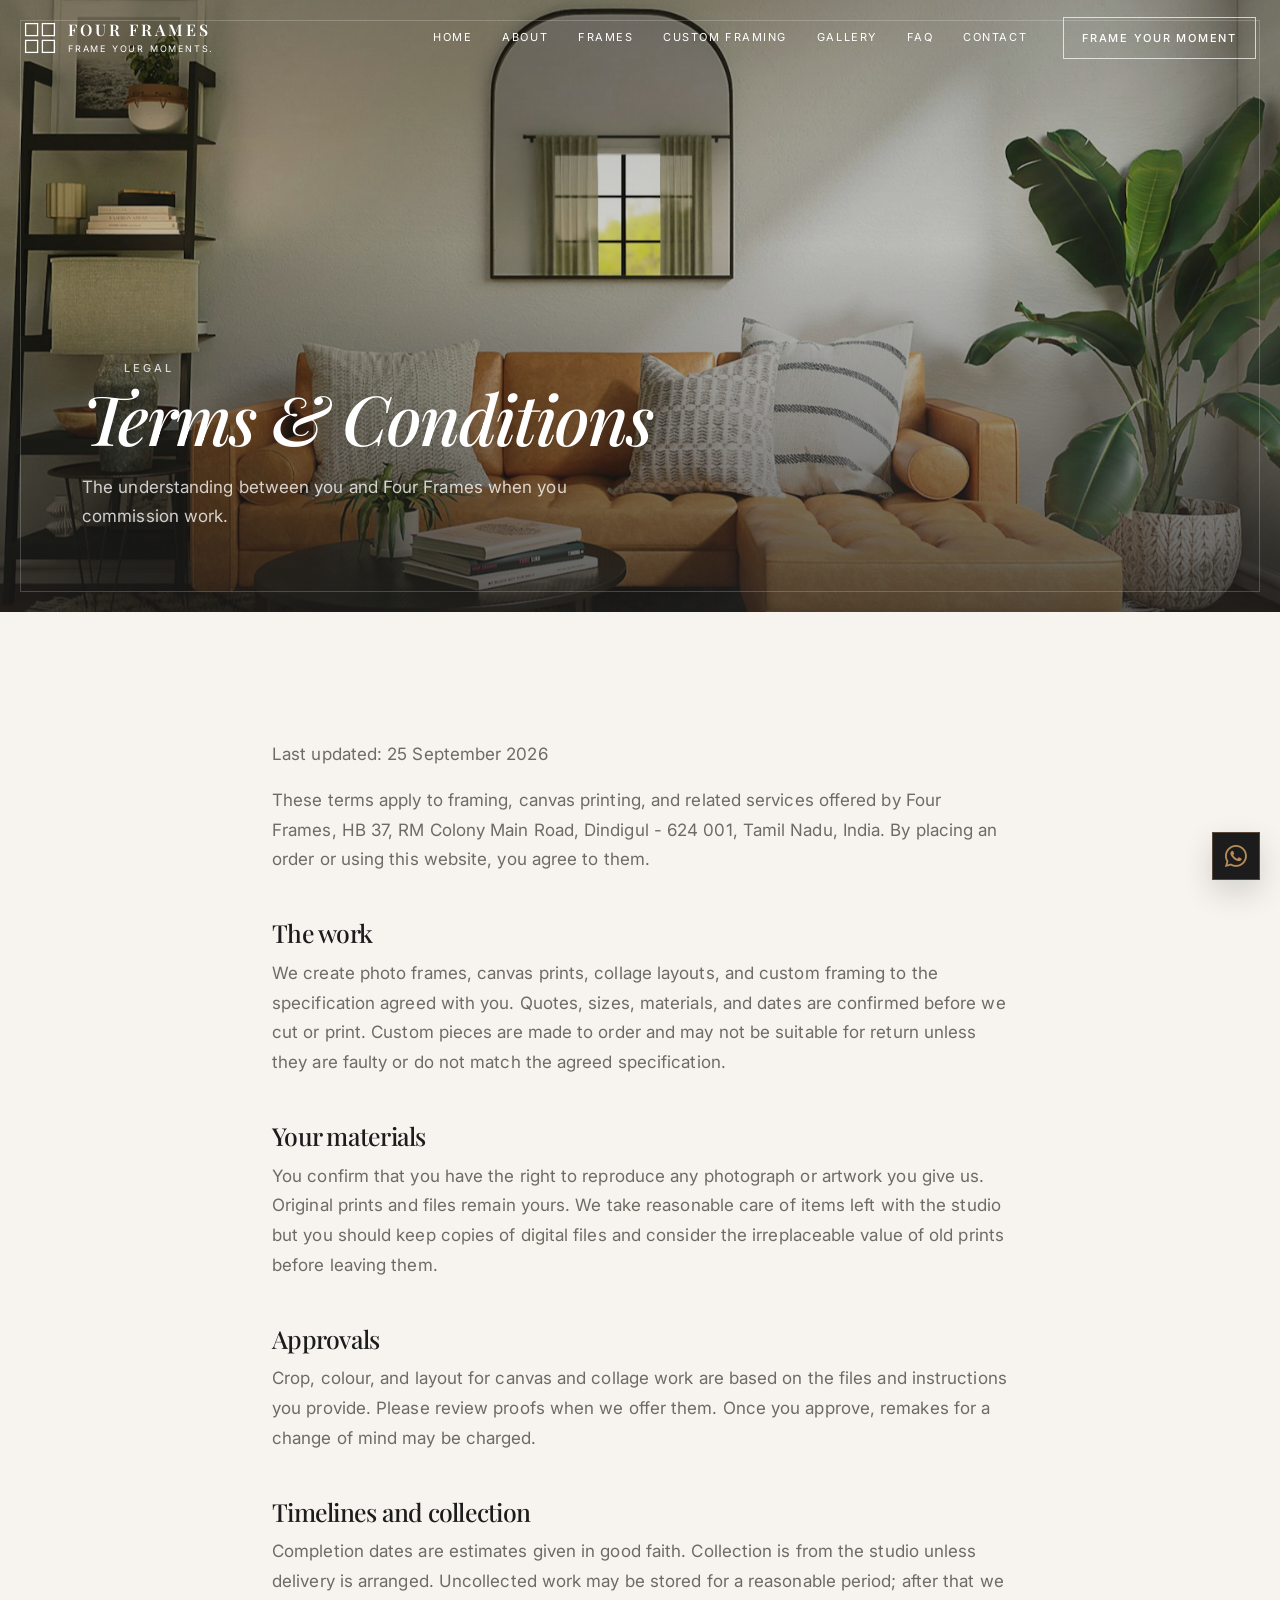
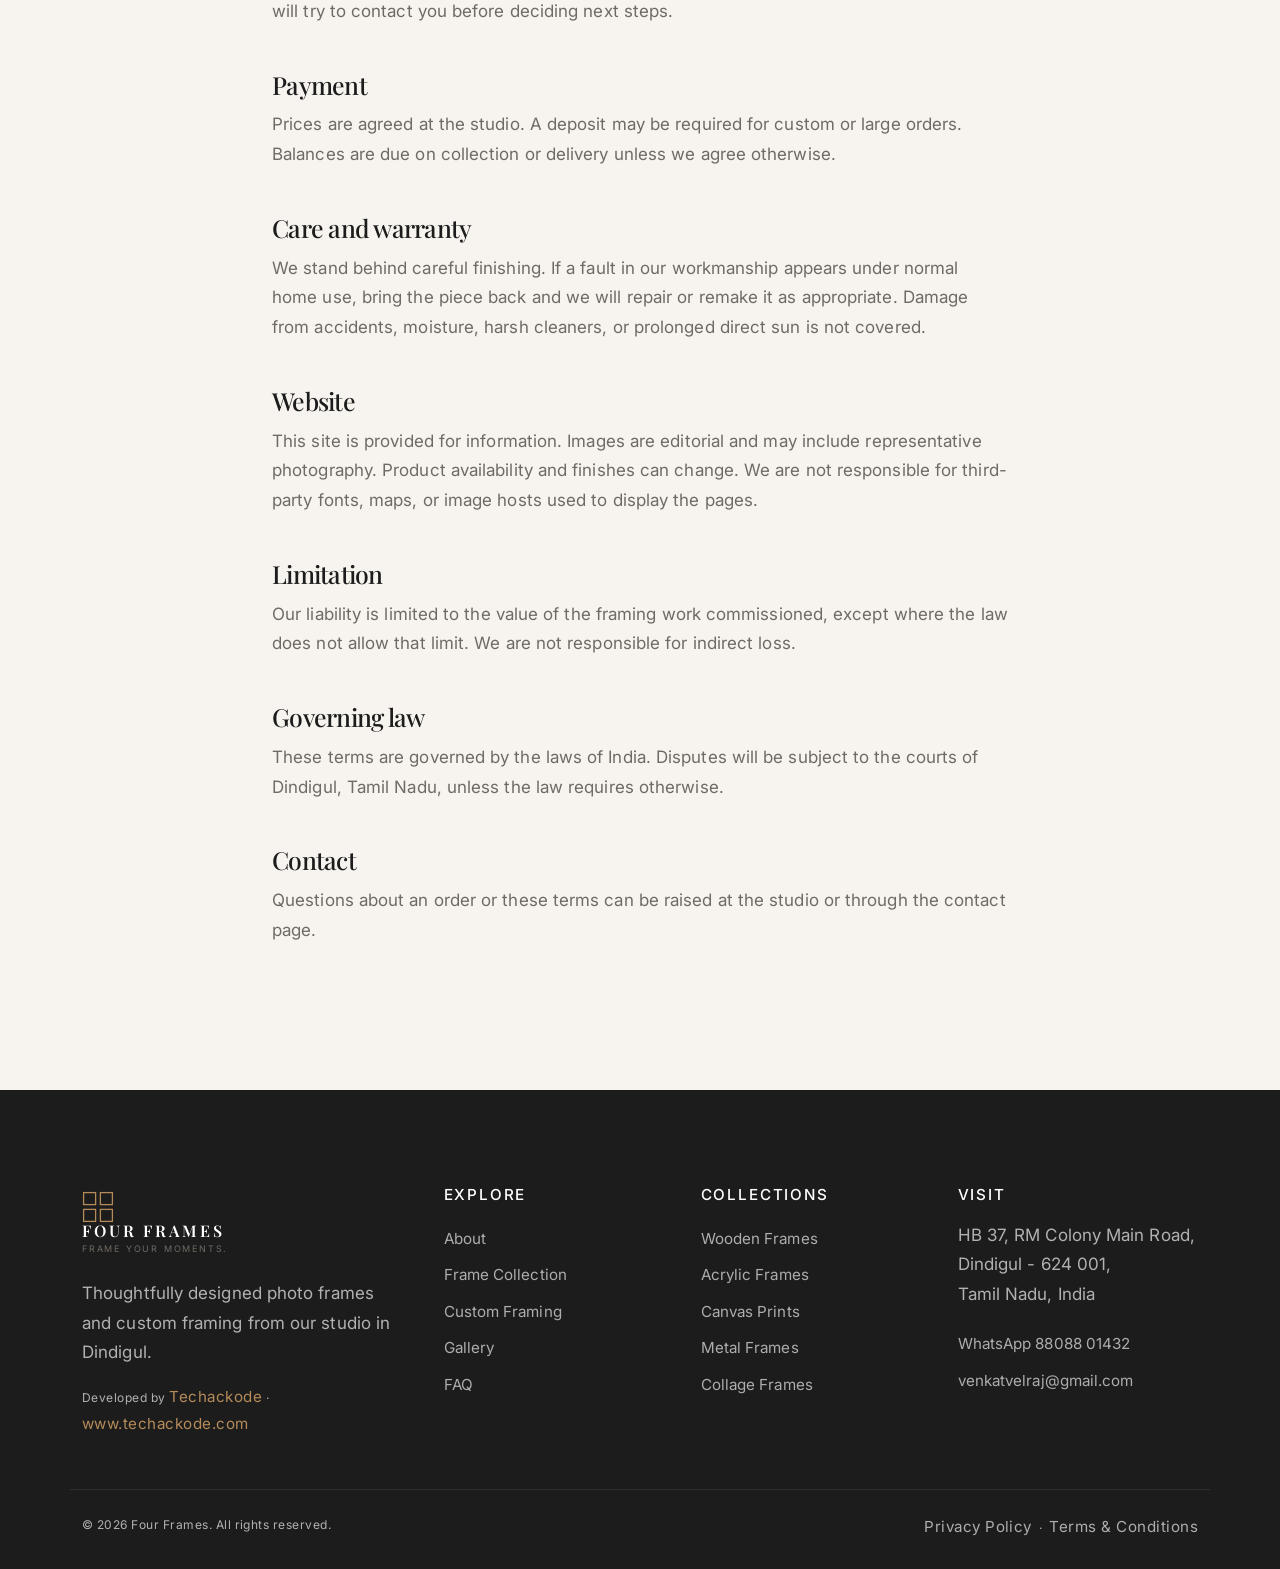
<file: terms-conditions.html>
<!DOCTYPE html>
<html lang="en">
<head>
  <meta charset="UTF-8">
  <meta name="viewport" content="width=device-width, initial-scale=1.0">
  <title>Terms &amp; Conditions | Four Frames</title>
  <meta name="description" content="Terms and conditions for commissioning frames, canvas prints, and custom work from Four Frames, Dindigul.">
  <link rel="canonical" href="https://fourframes.in/terms-conditions.html">
  <meta name="theme-color" content="#1C1C1C">
  <meta property="og:type" content="website">
  <meta property="og:site_name" content="Four Frames">
  <meta property="og:image" content="https://fourframes.in/assets/images/1618221195710-dd6b41faaea6.jpg">
  <meta property="og:url" content="https://fourframes.in/terms-conditions.html">
  <meta property="og:title" content="Terms & Conditions | Four Frames">
  <meta property="og:description" content="The understanding between you and Four Frames when you commission work.">
  <meta name="twitter:card" content="summary_large_image">
  <meta name="twitter:title" content="Terms & Conditions | Four Frames">
  <meta name="twitter:description" content="The understanding between you and Four Frames when you commission work.">
  <meta name="twitter:image" content="https://fourframes.in/assets/images/1618221195710-dd6b41faaea6.jpg">
  <link rel="icon" type="image/svg+xml" href="assets/favicon.svg">
  <link rel="preconnect" href="https://fonts.googleapis.com">
  <link rel="preconnect" href="https://fonts.gstatic.com" crossorigin>
  <link href="https://fonts.googleapis.com/css2?family=Inter:wght@400;500;600&family=Playfair+Display:ital,wght@0,400;0,500;0,600;0,700;1,400;1,500;1,600&display=swap" rel="stylesheet">
  <link href="https://cdn.jsdelivr.net/npm/bootstrap@5.3.3/dist/css/bootstrap.min.css" rel="stylesheet">
  <link href="https://cdn.jsdelivr.net/npm/bootstrap-icons@1.11.3/font/bootstrap-icons.min.css" rel="stylesheet">
  <link rel="stylesheet" href="css/style.css">
</head>
<body>
  <a class="skip-link" href="#main">Skip to content</a>
  <header class="site-header on-hero" id="siteHeader">
    <div class="header-inner">
      <a class="brand" href="index.html" aria-label="Four Frames home">
        <svg class="brand-mark" viewBox="0 0 40 40" fill="none" aria-hidden="true">
          <rect x="2" y="2" width="15" height="15" stroke="currentColor" stroke-width="1.6"/>
          <rect x="23" y="2" width="15" height="15" stroke="currentColor" stroke-width="1.6"/>
          <rect x="2" y="23" width="15" height="15" stroke="currentColor" stroke-width="1.6"/>
          <rect x="23" y="23" width="15" height="15" stroke="currentColor" stroke-width="1.6"/>
        </svg>
        <span class="brand-text"><strong>FOUR FRAMES</strong><small>Frame Your Moments.</small></span>
      </a>
      <nav class="nav-desktop" aria-label="Primary">
        <a href="index.html">Home</a>
        <a href="about.html">About</a>
        <a href="frames.html">Frames</a>
        <a href="custom-framing.html">Custom Framing</a>
        <a href="gallery.html">Gallery</a>
        <a href="faq.html">FAQ</a>
        <a href="contact.html">Contact</a>
      </nav>
      <a class="btn btn-header" href="custom-framing.html">Frame Your Moment</a>
      <button class="nav-toggle" id="navToggle" type="button" aria-label="Open menu" aria-expanded="false"><span></span><span></span><span></span></button>
    </div>
  </header>
  <nav class="mobile-nav" id="mobileNav" aria-label="Mobile">
    <a href="index.html">Home</a>
    <a href="about.html">About</a>
    <a href="frames.html">Frames</a>
    <a href="custom-framing.html">Custom Framing</a>
    <a href="gallery.html">Gallery</a>
    <a href="faq.html">FAQ</a>
    <a href="contact.html">Contact</a>
    <a class="btn btn-light" href="custom-framing.html">Frame Your Moment</a>
  </nav>

  <main id="main" tabindex="-1">
    <section class="page-hero">
      <img src="assets/images/1616047006789-b7af5afb8c20.jpg" alt="Calm living space" width="2000" height="1100">
      <div class="container">
        <p class="eyebrow">Legal</p>
        <h1>Terms &amp; Conditions</h1>
        <p>The understanding between you and Four Frames when you commission work.</p>
      </div>
    </section>

    <section class="section">
      <div class="container legal">
        <p class="muted">Last updated: 25 September 2026</p>
        <p>These terms apply to framing, canvas printing, and related services offered by Four Frames, HB 37, RM Colony Main Road, Dindigul - 624 001, Tamil Nadu, India. By placing an order or using this website, you agree to them.</p>

        <h2>The work</h2>
        <p>We create photo frames, canvas prints, collage layouts, and custom framing to the specification agreed with you. Quotes, sizes, materials, and dates are confirmed before we cut or print. Custom pieces are made to order and may not be suitable for return unless they are faulty or do not match the agreed specification.</p>

        <h2>Your materials</h2>
        <p>You confirm that you have the right to reproduce any photograph or artwork you give us. Original prints and files remain yours. We take reasonable care of items left with the studio but you should keep copies of digital files and consider the irreplaceable value of old prints before leaving them.</p>

        <h2>Approvals</h2>
        <p>Crop, colour, and layout for canvas and collage work are based on the files and instructions you provide. Please review proofs when we offer them. Once you approve, remakes for a change of mind may be charged.</p>

        <h2>Timelines and collection</h2>
        <p>Completion dates are estimates given in good faith. Collection is from the studio unless delivery is arranged. Uncollected work may be stored for a reasonable period; after that we will try to contact you before deciding next steps.</p>

        <h2>Payment</h2>
        <p>Prices are agreed at the studio. A deposit may be required for custom or large orders. Balances are due on collection or delivery unless we agree otherwise.</p>

        <h2>Care and warranty</h2>
        <p>We stand behind careful finishing. If a fault in our workmanship appears under normal home use, bring the piece back and we will repair or remake it as appropriate. Damage from accidents, moisture, harsh cleaners, or prolonged direct sun is not covered.</p>

        <h2>Website</h2>
        <p>This site is provided for information. Images are editorial and may include representative photography. Product availability and finishes can change. We are not responsible for third-party fonts, maps, or image hosts used to display the pages.</p>

        <h2>Limitation</h2>
        <p>Our liability is limited to the value of the framing work commissioned, except where the law does not allow that limit. We are not responsible for indirect loss.</p>

        <h2>Governing law</h2>
        <p>These terms are governed by the laws of India. Disputes will be subject to the courts of Dindigul, Tamil Nadu, unless the law requires otherwise.</p>

        <h2>Contact</h2>
        <p>Questions about an order or these terms can be raised at the studio or through the <a href="contact.html">contact page</a>.</p>
      </div>
    </section>
  </main>

  <footer class="site-footer">
    <div class="container footer-grid">
      <div>
        <a class="brand" href="index.html">
          <svg class="brand-mark" viewBox="0 0 40 40" fill="none" aria-hidden="true">
            <rect x="2" y="2" width="15" height="15" stroke="currentColor" stroke-width="1.6"/>
            <rect x="23" y="2" width="15" height="15" stroke="currentColor" stroke-width="1.6"/>
            <rect x="2" y="23" width="15" height="15" stroke="currentColor" stroke-width="1.6"/>
            <rect x="23" y="23" width="15" height="15" stroke="currentColor" stroke-width="1.6"/>
          </svg>
          <span class="brand-text"><strong>FOUR FRAMES</strong><small>Frame Your Moments.</small></span>
        </a>
        <p>Thoughtfully designed photo frames and custom framing from our studio in Dindigul.</p>
        <p class="footer-credit">Developed by <a href="https://www.techackode.com" target="_blank" rel="noopener noreferrer">Techackode</a> · <a href="https://www.techackode.com" target="_blank" rel="noopener noreferrer">www.techackode.com</a></p>
      </div>
      <div>
        <h4>Explore</h4>
        <a href="about.html">About</a>
        <a href="frames.html">Frame Collection</a>
        <a href="custom-framing.html">Custom Framing</a>
        <a href="gallery.html">Gallery</a>
        <a href="faq.html">FAQ</a>
      </div>
      <div>
        <h4>Collections</h4>
        <a href="wooden-frames.html">Wooden Frames</a>
        <a href="acrylic-frames.html">Acrylic Frames</a>
        <a href="canvas-prints.html">Canvas Prints</a>
        <a href="frames.html#metal">Metal Frames</a>
        <a href="frames.html#collage">Collage Frames</a>
      </div>
      <div>
        <h4>Visit</h4>
        <p>HB 37, RM Colony Main Road,<br>Dindigul - 624 001,<br>Tamil Nadu, India</p>
        <a href="https://wa.me/918808801432" target="_blank" rel="noopener noreferrer">WhatsApp 88088 01432</a>
        <a href="mailto:venkatvelraj@gmail.com">venkatvelraj@gmail.com</a>
      </div>
    </div>
    <div class="container footer-bottom">
      <span>© <span id="year"></span> Four Frames. All rights reserved.</span>
      <span><a href="privacy-policy.html">Privacy Policy</a> &nbsp;·&nbsp; <a href="terms-conditions.html">Terms &amp; Conditions</a></span>
    </div>
  </footer>
  <script src="https://cdn.jsdelivr.net/npm/bootstrap@5.3.3/dist/js/bootstrap.bundle.min.js"></script>
  <script src="js/main.js"></script>
</body>
</html>
</file>
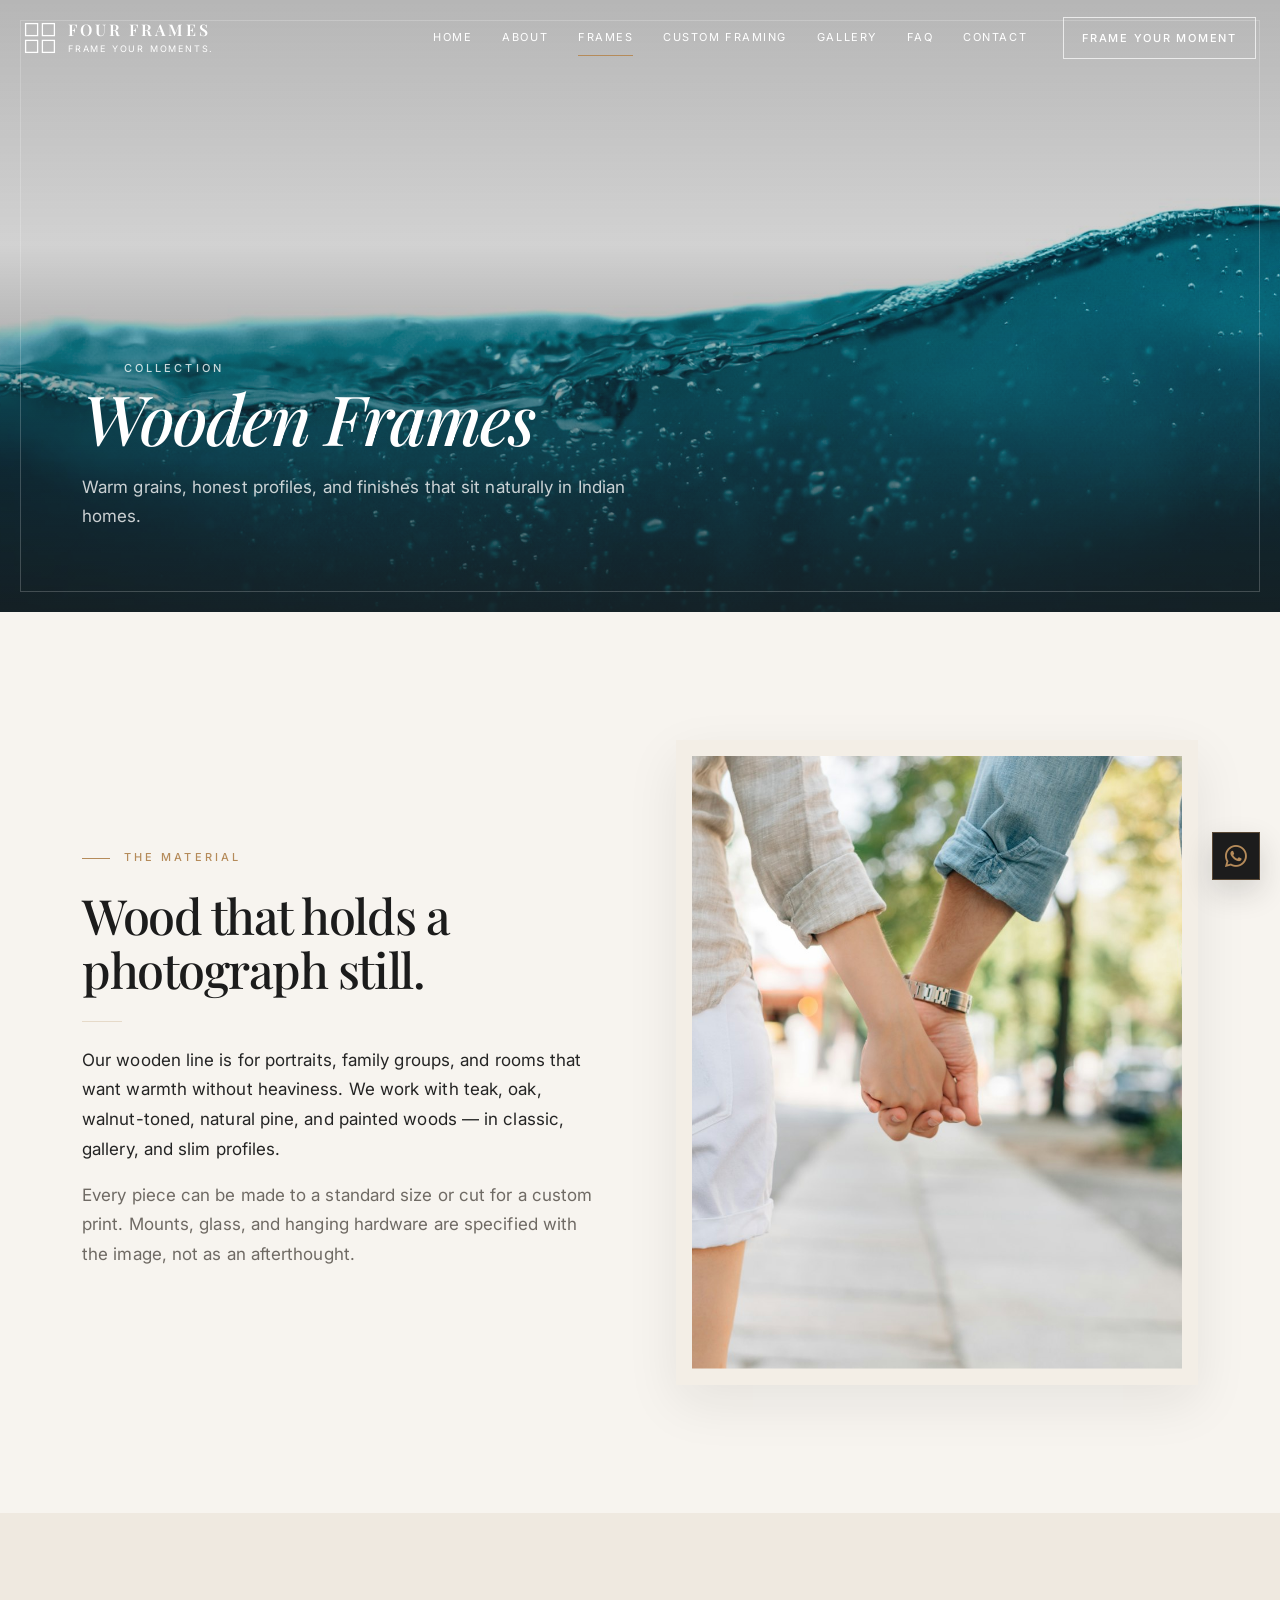
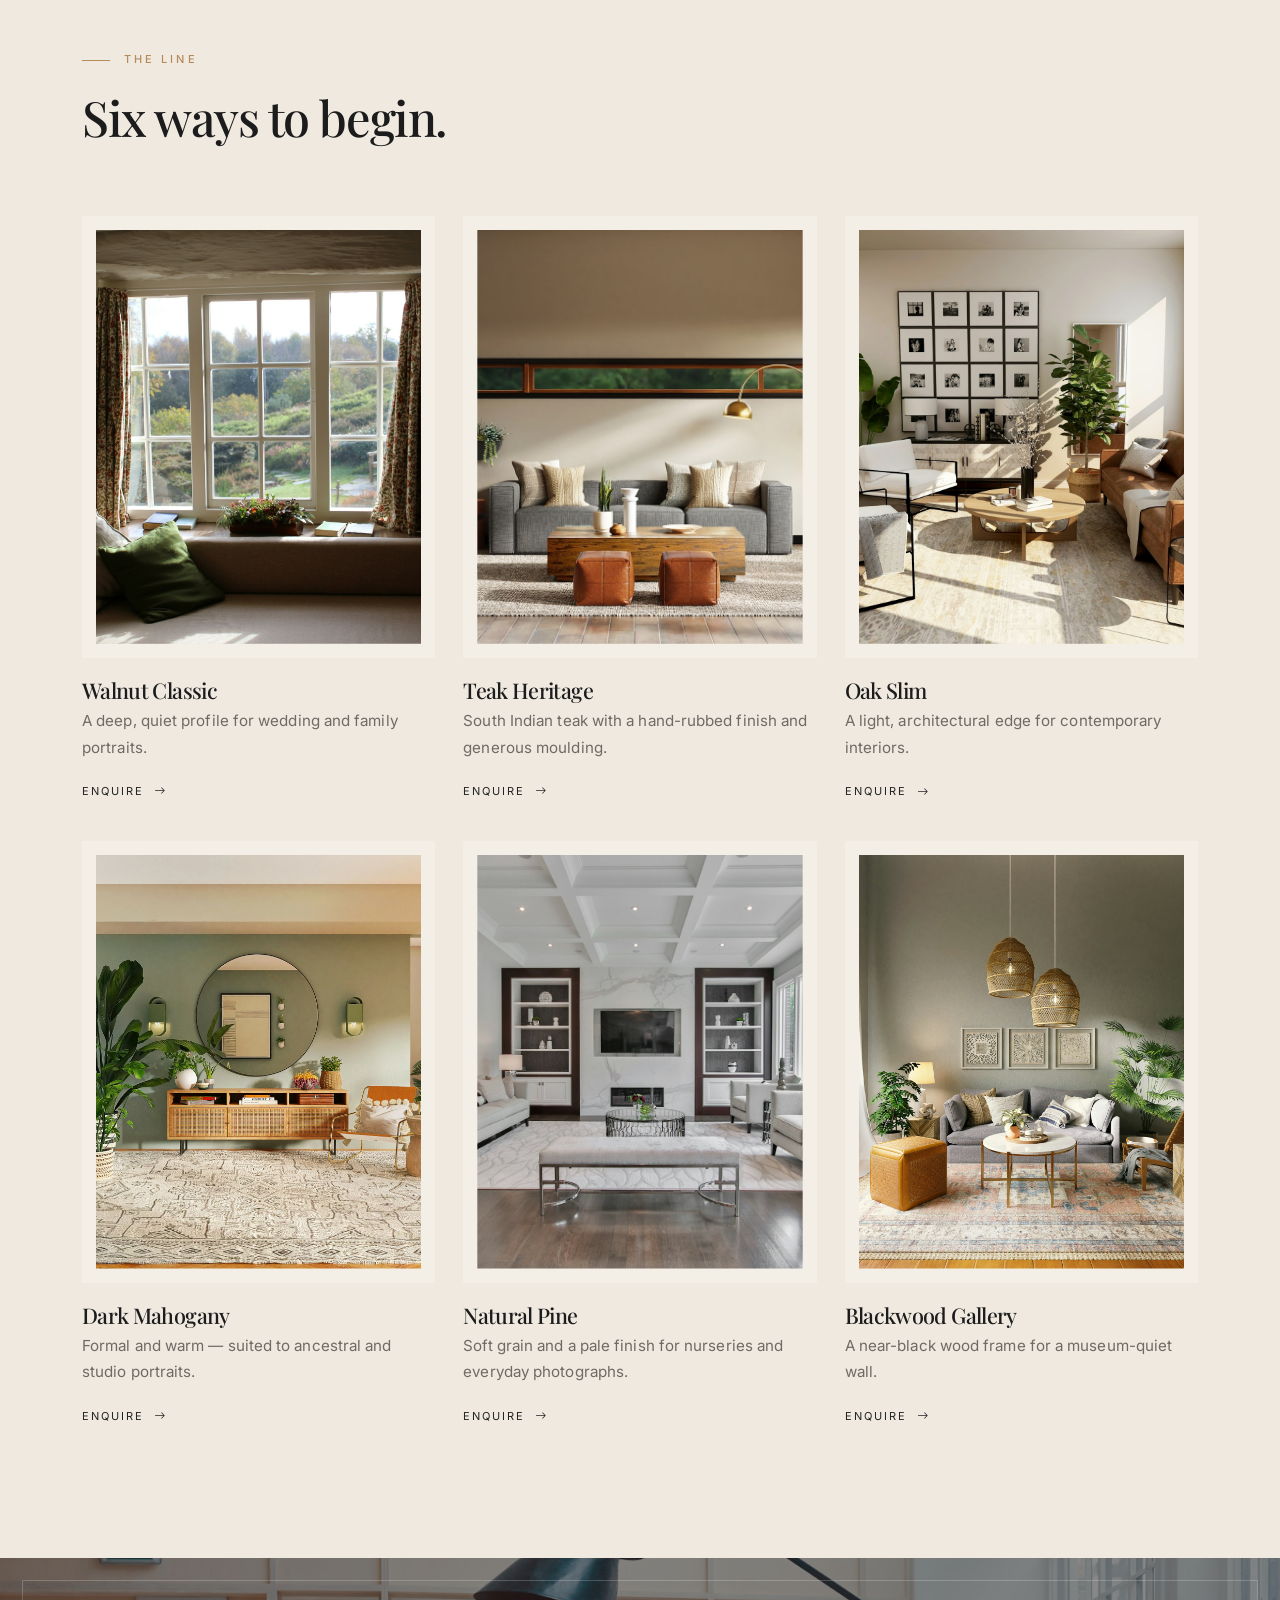
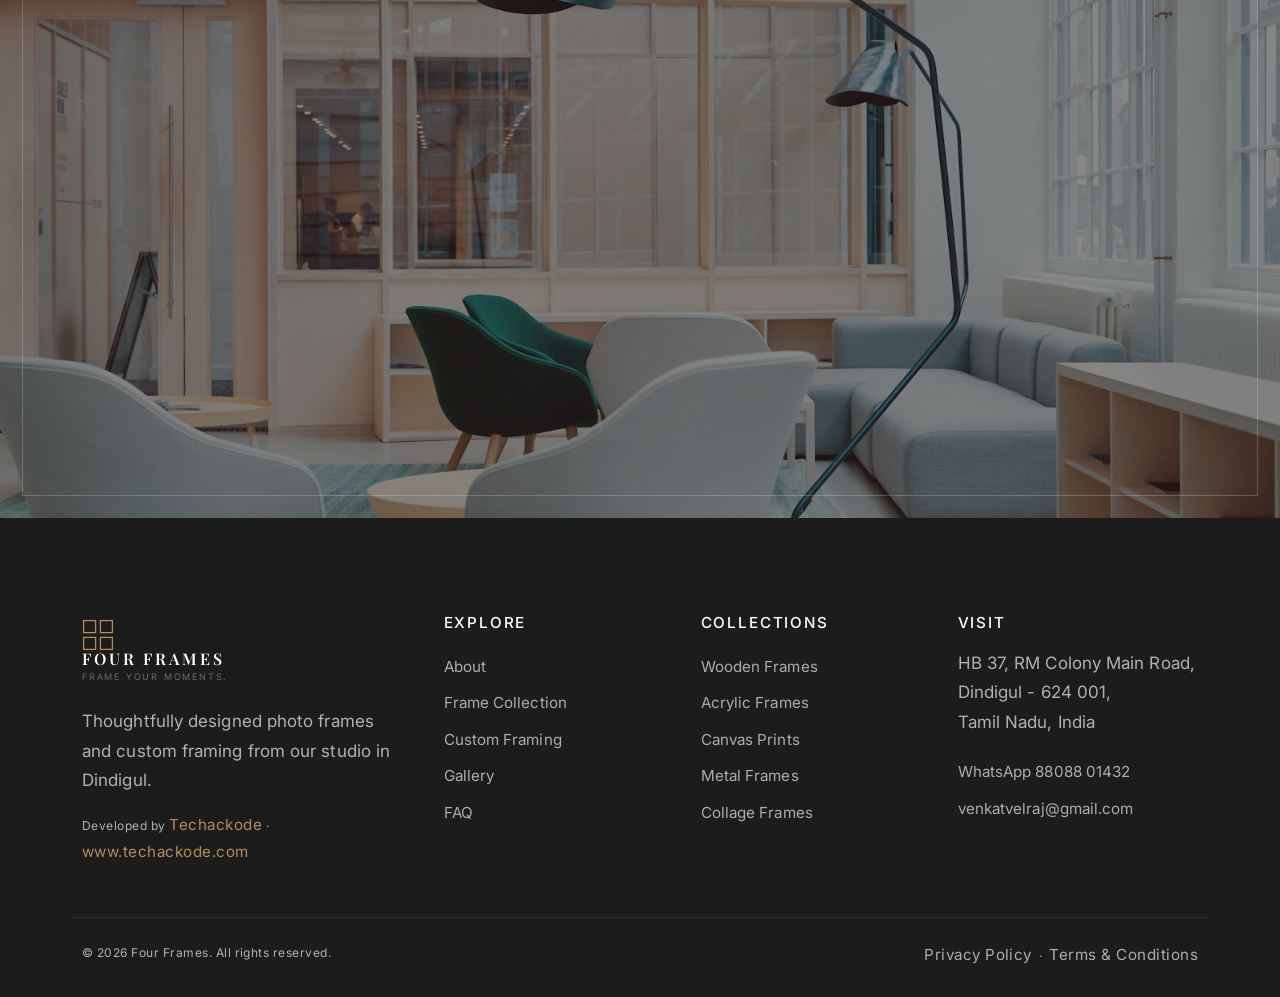
<file: wooden-frames.html>
<!DOCTYPE html>
<html lang="en">
<head>
  <meta charset="UTF-8">
  <meta name="viewport" content="width=device-width, initial-scale=1.0">
  <title>Wooden Frames | Four Frames Dindigul</title>
  <meta name="description" content="Wooden photo frames in oak, teak, walnut, and painted finishes. Classic and slim profiles, custom sizes, and careful finishing from Four Frames, Dindigul.">
  <link rel="canonical" href="https://fourframes.in/wooden-frames.html">
  <meta property="og:title" content="Wooden Frames | Four Frames">
  <meta property="og:description" content="Warm grains and classic profiles for portraits that deserve a lasting home.">
  <meta name="theme-color" content="#1C1C1C">
  <meta property="og:type" content="website">
  <meta property="og:site_name" content="Four Frames">
  <meta property="og:image" content="https://fourframes.in/assets/images/1618221195710-dd6b41faaea6.jpg">
  <meta property="og:url" content="https://fourframes.in/wooden-frames.html">
  <meta name="twitter:card" content="summary_large_image">
  <meta name="twitter:title" content="Wooden Frames | Four Frames">
  <meta name="twitter:description" content="Warm grains and classic profiles for portraits that deserve a lasting home.">
  <meta name="twitter:image" content="https://fourframes.in/assets/images/1618221195710-dd6b41faaea6.jpg">
  <link rel="icon" type="image/svg+xml" href="assets/favicon.svg">
  <link rel="preconnect" href="https://fonts.googleapis.com">
  <link rel="preconnect" href="https://fonts.gstatic.com" crossorigin>
  <link href="https://fonts.googleapis.com/css2?family=Inter:wght@400;500;600&family=Playfair+Display:ital,wght@0,400;0,500;0,600;0,700;1,400;1,500;1,600&display=swap" rel="stylesheet">
  <link href="https://cdn.jsdelivr.net/npm/bootstrap@5.3.3/dist/css/bootstrap.min.css" rel="stylesheet">
  <link href="https://cdn.jsdelivr.net/npm/bootstrap-icons@1.11.3/font/bootstrap-icons.min.css" rel="stylesheet">
  <link rel="stylesheet" href="css/style.css">
</head>
<body>
  <a class="skip-link" href="#main">Skip to content</a>
  <header class="site-header on-hero" id="siteHeader">
    <div class="header-inner">
      <a class="brand" href="index.html" aria-label="Four Frames home">
        <svg class="brand-mark" viewBox="0 0 40 40" fill="none" aria-hidden="true">
          <rect x="2" y="2" width="15" height="15" stroke="currentColor" stroke-width="1.6"/>
          <rect x="23" y="2" width="15" height="15" stroke="currentColor" stroke-width="1.6"/>
          <rect x="2" y="23" width="15" height="15" stroke="currentColor" stroke-width="1.6"/>
          <rect x="23" y="23" width="15" height="15" stroke="currentColor" stroke-width="1.6"/>
        </svg>
        <span class="brand-text"><strong>FOUR FRAMES</strong><small>Frame Your Moments.</small></span>
      </a>
      <nav class="nav-desktop" aria-label="Primary">
        <a href="index.html">Home</a>
        <a href="about.html">About</a>
        <a class="active" href="frames.html">Frames</a>
        <a href="custom-framing.html">Custom Framing</a>
        <a href="gallery.html">Gallery</a>
        <a href="faq.html">FAQ</a>
        <a href="contact.html">Contact</a>
      </nav>
      <a class="btn btn-header" href="custom-framing.html">Frame Your Moment</a>
      <button class="nav-toggle" id="navToggle" type="button" aria-label="Open menu" aria-expanded="false"><span></span><span></span><span></span></button>
    </div>
  </header>
  <nav class="mobile-nav" id="mobileNav" aria-label="Mobile">
    <a href="index.html">Home</a>
    <a href="about.html">About</a>
    <a class="active" href="frames.html">Frames</a>
    <a href="custom-framing.html">Custom Framing</a>
    <a href="gallery.html">Gallery</a>
    <a href="faq.html">FAQ</a>
    <a href="contact.html">Contact</a>
    <a class="btn btn-light" href="custom-framing.html">Frame Your Moment</a>
  </nav>

  <main id="main" tabindex="-1">
    <section class="page-hero">
      <img src="assets/images/1615874959474-d391d137d6bb.jpg" alt="Warm wooden frames on an interior wall" width="2000" height="1100">
      <div class="container">
        <p class="eyebrow">Collection</p>
        <h1>Wooden Frames</h1>
        <p>Warm grains, honest profiles, and finishes that sit naturally in Indian homes.</p>
      </div>
    </section>

    <section class="section">
      <div class="container split">
        <div data-aos="fade-up">
          <p class="eyebrow">The Material</p>
          <h2 class="section-title">Wood that holds a photograph still.</h2>
          <hr class="gold-rule">
          <p>Our wooden line is for portraits, family groups, and rooms that want warmth without heaviness. We work with teak, oak, walnut-toned, natural pine, and painted woods — in classic, gallery, and slim profiles.</p>
          <p class="muted">Every piece can be made to a standard size or cut for a custom print. Mounts, glass, and hanging hardware are specified with the image, not as an afterthought.</p>
        </div>
        <div class="split-media" data-aos="fade-up" data-aos-delay="100">
          <img src="assets/images/1452457807411-4979b707c5be.jpg" alt="Craftsman preparing a wooden frame" width="1200" height="1400">
        </div>
      </div>
    </section>

    <section class="section bg-cream">
      <div class="container">
        <div class="section-head" data-aos="fade-up">
          <p class="eyebrow">The Line</p>
          <h2>Six ways to begin.</h2>
        </div>
        <div class="product-grid">
          <article class="product-card" data-aos="fade-up">
            <div class="media"><img src="assets/images/1513519245088-0e12902e35a6.jpg" alt="Walnut classic wooden frame" width="800" height="1000"></div>
            <h3>Walnut Classic</h3>
            <p>A deep, quiet profile for wedding and family portraits.</p>
            <a class="explore" href="contact.html">Enquire <i class="bi bi-arrow-right"></i></a>
          </article>
          <article class="product-card" data-aos="fade-up" data-aos-delay="80">
            <div class="media"><img src="assets/images/1618221195710-dd6b41faaea6.jpg" alt="Teak heritage frame" width="800" height="1000"></div>
            <h3>Teak Heritage</h3>
            <p>South Indian teak with a hand-rubbed finish and generous moulding.</p>
            <a class="explore" href="contact.html">Enquire <i class="bi bi-arrow-right"></i></a>
          </article>
          <article class="product-card" data-aos="fade-up" data-aos-delay="140">
            <div class="media"><img src="assets/images/1600210492486-724fe5c67fb0.jpg" alt="Oak slim frame" width="800" height="1000"></div>
            <h3>Oak Slim</h3>
            <p>A light, architectural edge for contemporary interiors.</p>
            <a class="explore" href="contact.html">Enquire <i class="bi bi-arrow-right"></i></a>
          </article>
          <article class="product-card" data-aos="fade-up">
            <div class="media"><img src="assets/images/1616046229478-9901c5536a45.jpg" alt="Dark mahogany frame" width="800" height="1000"></div>
            <h3>Dark Mahogany</h3>
            <p>Formal and warm — suited to ancestral and studio portraits.</p>
            <a class="explore" href="contact.html">Enquire <i class="bi bi-arrow-right"></i></a>
          </article>
          <article class="product-card" data-aos="fade-up" data-aos-delay="80">
            <div class="media"><img src="assets/images/1598928506311-c55ded91a20c.jpg" alt="Natural pine frame" width="800" height="1000"></div>
            <h3>Natural Pine</h3>
            <p>Soft grain and a pale finish for nurseries and everyday photographs.</p>
            <a class="explore" href="contact.html">Enquire <i class="bi bi-arrow-right"></i></a>
          </article>
          <article class="product-card" data-aos="fade-up" data-aos-delay="140">
            <div class="media"><img src="assets/images/1615529182904-14819c35db37.jpg" alt="Blackwood gallery frame" width="800" height="1000"></div>
            <h3>Blackwood Gallery</h3>
            <p>A near-black wood frame for a museum-quiet wall.</p>
            <a class="explore" href="contact.html">Enquire <i class="bi bi-arrow-right"></i></a>
          </article>
        </div>
      </div>
    </section>

    <section class="cta-banner">
      <img src="assets/images/1615873968403-89d8676d7290.jpg" alt="Wooden frames as wall décor" width="2000" height="1100">
      <div class="container">
        <h2>Need a size that is not on the wall?</h2>
        <p>We cut wooden frames to the photograph, not the other way around.</p>
        <a class="btn btn-light" href="custom-framing.html">Start a Custom Frame</a>
      </div>
    </section>
  </main>

  <footer class="site-footer">
    <div class="container footer-grid">
      <div>
        <a class="brand" href="index.html">
          <svg class="brand-mark" viewBox="0 0 40 40" fill="none" aria-hidden="true">
            <rect x="2" y="2" width="15" height="15" stroke="currentColor" stroke-width="1.6"/>
            <rect x="23" y="2" width="15" height="15" stroke="currentColor" stroke-width="1.6"/>
            <rect x="2" y="23" width="15" height="15" stroke="currentColor" stroke-width="1.6"/>
            <rect x="23" y="23" width="15" height="15" stroke="currentColor" stroke-width="1.6"/>
          </svg>
          <span class="brand-text"><strong>FOUR FRAMES</strong><small>Frame Your Moments.</small></span>
        </a>
        <p>Thoughtfully designed photo frames and custom framing from our studio in Dindigul.</p>
        <p class="footer-credit">Developed by <a href="https://www.techackode.com" target="_blank" rel="noopener noreferrer">Techackode</a> · <a href="https://www.techackode.com" target="_blank" rel="noopener noreferrer">www.techackode.com</a></p>
      </div>
      <div>
        <h4>Explore</h4>
        <a href="about.html">About</a>
        <a href="frames.html">Frame Collection</a>
        <a href="custom-framing.html">Custom Framing</a>
        <a href="gallery.html">Gallery</a>
        <a href="faq.html">FAQ</a>
      </div>
      <div>
        <h4>Collections</h4>
        <a href="wooden-frames.html">Wooden Frames</a>
        <a href="acrylic-frames.html">Acrylic Frames</a>
        <a href="canvas-prints.html">Canvas Prints</a>
        <a href="frames.html#metal">Metal Frames</a>
        <a href="frames.html#collage">Collage Frames</a>
      </div>
      <div>
        <h4>Visit</h4>
        <p>HB 37, RM Colony Main Road,<br>Dindigul - 624 001,<br>Tamil Nadu, India</p>
        <a href="https://wa.me/918808801432" target="_blank" rel="noopener noreferrer">WhatsApp 88088 01432</a>
        <a href="mailto:venkatvelraj@gmail.com">venkatvelraj@gmail.com</a>
      </div>
    </div>
    <div class="container footer-bottom">
      <span>© <span id="year"></span> Four Frames. All rights reserved.</span>
      <span><a href="privacy-policy.html">Privacy Policy</a> &nbsp;·&nbsp; <a href="terms-conditions.html">Terms &amp; Conditions</a></span>
    </div>
  </footer>
  <script src="https://cdn.jsdelivr.net/npm/bootstrap@5.3.3/dist/js/bootstrap.bundle.min.js"></script>
  <script src="js/main.js"></script>
</body>
</html>
</file>
<file: css/style.css>
:root {
  --ink: #1c1c1c;
  --secondary: #6b5b4b;
  --accent: #b58b5a;
  --accent-soft: #c9a57a;
  --bg: #f7f4ef;
  --white: #ffffff;
  --cream: #efe9e0;
  --mat: #f3eee6;
  --text: #242424;
  --muted: #6f6a64;
  --line: rgba(28, 28, 28, 0.1);
  --shadow: 0 18px 50px rgba(28, 28, 28, 0.08);
  --font-display: "Playfair Display", "Times New Roman", Georgia, serif;
  --font-body: "Inter", system-ui, sans-serif;
  --header-h: 76px;
  --ease: cubic-bezier(0.22, 1, 0.36, 1);
  --max: 1280px;
}

*,
*::before,
*::after {
  box-sizing: border-box;
}

html {
  scroll-behavior: smooth;
  scroll-padding-top: calc(var(--header-h) + 16px);
}

.skip-link {
  position: absolute;
  left: 16px;
  top: -80px;
  z-index: 2000;
  padding: 12px 18px;
  background: var(--ink);
  color: var(--white);
  font-size: 12px;
  font-weight: 500;
  letter-spacing: 0.14em;
  text-transform: uppercase;
}

.skip-link:focus {
  top: 16px;
  color: var(--white);
}

main:focus {
  outline: none;
}

body {
  margin: 0;
  background: var(--bg);
  color: var(--text);
  font-family: var(--font-body);
  font-size: 17px;
  line-height: 1.75;
  letter-spacing: 0.005em;
  font-weight: 400;
  -webkit-font-smoothing: antialiased;
  text-rendering: optimizeLegibility;
}

body.nav-open {
  overflow: hidden;
}

img {
  max-width: 100%;
  display: block;
}

a {
  color: inherit;
  text-decoration: none;
}

button,
input,
select,
textarea {
  font: inherit;
}

.container {
  width: min(var(--max), calc(100% - 48px));
  margin: 0 auto;
}

.container-wide {
  width: min(1440px, calc(100% - 48px));
  margin: 0 auto;
}

h1,
h2,
h3,
h4,
.display,
.serif {
  font-family: var(--font-display);
  font-weight: 500;
  letter-spacing: -0.03em;
  color: var(--ink);
  line-height: 1.12;
  text-wrap: balance;
}

em {
  font-family: var(--font-display);
  font-style: italic;
  font-weight: inherit;
}

.eyebrow {
  display: inline-flex;
  align-items: center;
  gap: 14px;
  margin-bottom: 20px;
  color: var(--accent);
  font-size: 11px;
  font-weight: 500;
  letter-spacing: 0.28em;
  text-transform: uppercase;
}

.eyebrow::before {
  content: "";
  width: 28px;
  height: 1px;
  background: currentColor;
}

.lead {
  color: var(--muted);
  font-size: 1.08rem;
  line-height: 1.75;
  max-width: 36rem;
}

.muted {
  color: var(--muted);
}

.section {
  padding: 128px 0;
}

.section-sm {
  padding: 88px 0;
}

.section-head {
  max-width: 640px;
  margin-bottom: 72px;
}

.section-head.center {
  margin-left: auto;
  margin-right: auto;
  text-align: center;
}

.section-head.center .lead {
  margin-left: auto;
  margin-right: auto;
}

.section-head h2,
.section-title {
  font-size: clamp(2rem, 3.8vw, 3.35rem);
  margin: 0 0 20px;
}

.gold-rule {
  width: 40px;
  height: 1px;
  background: var(--accent);
  border: 0;
  margin: 24px 0;
  transform-origin: left;
}

.btn {
  display: inline-flex;
  align-items: center;
  justify-content: center;
  gap: 10px;
  min-height: 50px;
  padding: 0 26px;
  border: 1px solid var(--ink);
  background: var(--ink);
  color: var(--white);
  font-size: 11px;
  font-weight: 500;
  letter-spacing: 0.16em;
  text-transform: uppercase;
  transition: 0.4s var(--ease);
  border-radius: 0 !important;
}

.btn:hover {
  background: var(--accent);
  border-color: var(--accent);
  color: var(--white);
  letter-spacing: 0.18em;
}

.btn-outline {
  background: transparent;
  color: var(--ink);
}

.btn-outline:hover {
  background: var(--ink);
  color: var(--white);
}

.btn-light {
  background: var(--white);
  border-color: var(--white);
  color: var(--ink);
}

.btn-light:hover {
  background: transparent;
  border-color: var(--white);
  color: var(--white);
}

.btn-accent {
  background: var(--accent);
  border-color: var(--accent);
}

.btn-accent:hover {
  background: var(--ink);
  border-color: var(--ink);
}

.site-header {
  position: fixed;
  inset: 0 0 auto;
  z-index: 1000;
  height: var(--header-h);
  background: transparent;
  transition: 0.45s var(--ease);
}

.site-header.is-scrolled {
  background: rgba(247, 244, 239, 0.92);
  box-shadow: 0 1px 0 var(--line);
  backdrop-filter: blur(18px);
}

.header-inner {
  width: min(1440px, calc(100% - 48px));
  height: 100%;
  margin: 0 auto;
  display: flex;
  align-items: center;
  gap: 32px;
}

.brand {
  display: flex;
  align-items: center;
  gap: 12px;
  flex-shrink: 0;
}

.brand-mark {
  width: 32px;
  height: 32px;
  color: var(--ink);
}

.site-header:not(.is-scrolled).on-hero .brand-mark,
.site-header:not(.is-scrolled).on-hero .brand-text strong,
.site-header:not(.is-scrolled).on-hero .brand-text small,
.site-header:not(.is-scrolled).on-hero .nav-desktop a,
.site-header:not(.is-scrolled).on-hero .nav-toggle span {
  color: var(--white);
}

.site-header:not(.is-scrolled).on-hero .nav-toggle span {
  background: var(--white);
}

.site-header:not(.is-scrolled).on-hero .btn-header {
  border-color: rgba(255, 255, 255, 0.7);
  color: var(--white);
  background: transparent;
}

.site-header:not(.is-scrolled).on-hero .btn-header:hover {
  background: var(--white);
  color: var(--ink);
  border-color: var(--white);
}

.brand-text {
  display: flex;
  flex-direction: column;
  line-height: 1.05;
}

.brand-text strong {
  font-family: var(--font-display);
  font-size: 16px;
  font-weight: 600;
  letter-spacing: 0.18em;
}

.brand-text small {
  margin-top: 5px;
  color: var(--muted);
  font-size: 9px;
  letter-spacing: 0.2em;
  text-transform: uppercase;
}

.nav-desktop {
  display: none;
  align-items: center;
  justify-content: center;
  gap: 30px;
  margin-left: auto;
}

.nav-desktop a {
  position: relative;
  font-size: 11px;
  letter-spacing: 0.14em;
  text-transform: uppercase;
  color: var(--ink);
}

.nav-desktop a::after {
  content: "";
  position: absolute;
  left: 0;
  bottom: -8px;
  width: 0;
  height: 1px;
  background: var(--accent);
  transition: width 0.35s var(--ease);
}

.nav-desktop a:hover::after,
.nav-desktop a.active::after {
  width: 100%;
}

.btn-header {
  margin-left: 4px;
  min-height: 42px;
  padding: 0 18px;
  display: none;
}

.nav-toggle {
  margin-left: auto;
  width: 42px;
  height: 42px;
  border: 0;
  background: transparent;
  display: flex;
  flex-direction: column;
  justify-content: center;
  gap: 6px;
  padding: 0;
}

.nav-toggle span {
  display: block;
  width: 20px;
  height: 1px;
  background: var(--ink);
  transition: 0.3s var(--ease);
}

.nav-toggle.is-open span:nth-child(1) {
  transform: translateY(7px) rotate(45deg);
}

.nav-toggle.is-open span:nth-child(2) {
  opacity: 0;
}

.nav-toggle.is-open span:nth-child(3) {
  transform: translateY(-7px) rotate(-45deg);
}

.mobile-nav {
  position: fixed;
  inset: 0;
  z-index: 999;
  background: var(--ink);
  color: var(--white);
  display: flex;
  flex-direction: column;
  justify-content: flex-start;
  padding: 110px 32px 48px;
  overflow-y: auto;
  overscroll-behavior: contain;
  opacity: 0;
  visibility: hidden;
  pointer-events: none;
  transition: 0.4s var(--ease);
}

.mobile-nav.is-open {
  opacity: 1;
  visibility: visible;
  pointer-events: auto;
}

.mobile-nav a {
  display: block;
  padding: 14px 0;
  font-family: var(--font-display);
  font-size: clamp(1.8rem, 7vw, 2.7rem);
  color: var(--white);
  border-bottom: 1px solid rgba(255, 255, 255, 0.08);
}

.mobile-nav a:hover,
.mobile-nav a.active {
  color: var(--accent);
}

.mobile-nav .btn {
  display: inline-flex;
  width: fit-content;
  margin-top: 28px;
  padding: 0 26px;
  font-family: var(--font-body);
  font-size: 11px;
  letter-spacing: 0.16em;
  text-transform: uppercase;
  border-bottom: 0;
  color: var(--ink);
}

.mobile-nav .btn:hover {
  color: var(--white);
}

@media (max-height: 740px) {
  .mobile-nav {
    padding: 88px 28px 28px;
  }

  .mobile-nav a {
    font-size: clamp(1.35rem, 5.4vh, 2.1rem);
    padding: 10px 0;
  }

  .mobile-nav .btn {
    margin-top: 18px;
  }
}

.hero {
  position: relative;
  min-height: 100vh;
  display: flex;
  align-items: flex-end;
  overflow: hidden;
  color: var(--white);
}

.hero-media {
  position: absolute;
  inset: 0;
  background: #2a2420;
}

.hero-media img {
  width: 100%;
  height: 100%;
  object-fit: cover;
  object-position: center 40%;
  transform: scale(1.05);
}

.has-motion .hero-media img {
  animation: heroZoom 28s linear forwards;
}

@keyframes heroZoom {
  to {
    transform: scale(1);
  }
}

.hero-overlay {
  position: absolute;
  inset: 0;
  background:
    linear-gradient(180deg, rgba(28, 28, 28, 0.48) 0%, rgba(28, 28, 28, 0.12) 36%, rgba(28, 28, 28, 0.28) 58%, rgba(28, 28, 28, 0.78) 100%);
}

.hero-frame {
  position: absolute;
  inset: 22px;
  border: 1px solid rgba(255, 255, 255, 0.22);
  pointer-events: none;
  animation: frameIn 1.5s var(--ease) both;
}

.hero-frame::before {
  content: "";
  position: absolute;
  inset: 8px;
  border: 1px solid rgba(181, 139, 90, 0.38);
}

.hero-frame::after {
  content: "";
  position: absolute;
  inset: 0;
  background:
    linear-gradient(var(--accent), var(--accent)) top left / 28px 1px no-repeat,
    linear-gradient(var(--accent), var(--accent)) top left / 1px 28px no-repeat,
    linear-gradient(var(--accent), var(--accent)) top right / 28px 1px no-repeat,
    linear-gradient(var(--accent), var(--accent)) top right / 1px 28px no-repeat,
    linear-gradient(var(--accent), var(--accent)) bottom left / 28px 1px no-repeat,
    linear-gradient(var(--accent), var(--accent)) bottom left / 1px 28px no-repeat,
    linear-gradient(var(--accent), var(--accent)) bottom right / 28px 1px no-repeat,
    linear-gradient(var(--accent), var(--accent)) bottom right / 1px 28px no-repeat;
}

@keyframes frameIn {
  from {
    inset: 48px;
    opacity: 0;
  }
}

.hero-content {
  position: relative;
  z-index: 2;
  width: min(1440px, calc(100% - 56px));
  margin: 0 auto 88px;
}

.hero h1 {
  color: var(--white);
  font-size: clamp(2.7rem, 7vw, 6.2rem);
  font-style: italic;
  font-weight: 500;
  line-height: 0.96;
  max-width: 11ch;
  margin: 0 0 24px;
}

.hero p {
  max-width: 32rem;
  color: rgba(255, 255, 255, 0.82);
  font-size: 1.05rem;
  line-height: 1.7;
  margin-bottom: 36px;
}

.hero-actions {
  display: flex;
  flex-wrap: wrap;
  gap: 12px;
}

.hero .btn-outline {
  color: var(--white);
  border-color: rgba(255, 255, 255, 0.72);
}

.hero .btn-outline:hover {
  background: var(--white);
  color: var(--ink);
  border-color: var(--white);
}

.gallery-preview a::after,
.gallery-item::after {
  content: "";
  position: absolute;
  inset: 10px;
  background: linear-gradient(180deg, transparent 50%, rgba(28, 28, 28, 0.55));
  pointer-events: none;
  transition: 0.45s var(--ease);
}

.scroll-indicator {
  position: absolute;
  right: 40px;
  bottom: 44px;
  z-index: 2;
  display: flex;
  flex-direction: column;
  align-items: center;
  gap: 14px;
  color: rgba(255, 255, 255, 0.72);
  font-size: 9px;
  letter-spacing: 0.24em;
  text-transform: uppercase;
  writing-mode: vertical-rl;
}

.scroll-indicator i {
  display: none;
}

.scroll-indicator::after {
  content: "";
  width: 1px;
  height: 32px;
  background: currentColor;
  transform-origin: top;
  animation: linePulse 2.6s var(--ease) infinite;
}

@keyframes linePulse {
  0%,
  100% {
    transform: scaleY(1);
    opacity: 0.35;
  }
  50% {
    transform: scaleY(0.45);
    opacity: 0.9;
  }
}

.page-hero {
  position: relative;
  min-height: 68vh;
  display: flex;
  align-items: flex-end;
  overflow: hidden;
  color: var(--white);
  padding: 168px 0 80px;
}

.page-hero img {
  position: absolute;
  inset: 0;
  width: 100%;
  height: 100%;
  object-fit: cover;
  object-position: center;
}

.page-hero::after {
  content: "";
  position: absolute;
  inset: 0;
  background: linear-gradient(180deg, rgba(28, 28, 28, 0.32) 0%, rgba(28, 28, 28, 0.2) 40%, rgba(28, 28, 28, 0.72) 100%);
}

.page-hero::before {
  content: "";
  position: absolute;
  inset: 20px;
  z-index: 1;
  border: 1px solid rgba(255, 255, 255, 0.2);
  pointer-events: none;
}

.page-hero .container {
  position: relative;
  z-index: 2;
}

.page-hero h1 {
  color: var(--white);
  font-size: clamp(2.4rem, 5.4vw, 4.6rem);
  font-style: italic;
  margin: 0 0 16px;
  max-width: 16ch;
}

.page-hero p {
  max-width: 34rem;
  color: rgba(255, 255, 255, 0.78);
  margin: 0;
}

.intro-grid,
.split {
  display: grid;
  gap: 72px;
  align-items: center;
}

.intro-visual,
.split-media {
  position: relative;
  background: var(--mat);
  padding: 16px;
  box-shadow: var(--shadow);
}

.intro-visual img,
.split-media img,
.editorial-img img {
  width: 100%;
  height: 100%;
  object-fit: cover;
}

.intro-visual img,
.split-media img {
  aspect-ratio: 4 / 5;
}

.img-frame {
  position: absolute;
  inset: 26px;
  border: 1px solid rgba(181, 139, 90, 0.45);
  pointer-events: none;
}

.stat-list {
  display: grid;
  gap: 0;
  margin-top: 44px;
}

.stat-item {
  display: grid;
  grid-template-columns: 52px 1fr;
  gap: 20px;
  padding: 22px 0;
  border-top: 1px solid var(--line);
}

.stat-item:last-child {
  border-bottom: 1px solid var(--line);
}

.stat-item strong {
  font-family: var(--font-display);
  font-size: 1.5rem;
  font-style: italic;
  color: var(--accent);
  line-height: 1.2;
}

.stat-item h3 {
  margin: 0 0 6px;
  font-size: 1.2rem;
  letter-spacing: -0.02em;
}

.stat-item p {
  margin: 0;
  color: var(--muted);
  font-size: 0.95rem;
}

.collection-grid {
  display: grid;
  grid-template-columns: 1fr;
  gap: 18px;
}

.collection-card {
  position: relative;
  min-height: 400px;
  overflow: hidden;
  color: var(--white);
  display: flex;
  align-items: flex-end;
}

.collection-card img {
  position: absolute;
  inset: 0;
  width: 100%;
  height: 100%;
  object-fit: cover;
  transition: transform 1.1s var(--ease), clip-path 1.15s var(--ease);
}

.collection-card::after {
  content: "";
  position: absolute;
  inset: 0;
  background: linear-gradient(180deg, rgba(28, 28, 28, 0.04), rgba(28, 28, 28, 0.7));
  transition: 0.5s var(--ease);
}

.collection-card::before {
  content: "";
  position: absolute;
  inset: 16px;
  z-index: 2;
  border: 1px solid rgba(255, 255, 255, 0);
  pointer-events: none;
  transition: 0.45s var(--ease);
}

.collection-card:hover img {
  transform: scale(1.06);
}

.collection-card:hover::before {
  border-color: rgba(255, 255, 255, 0.42);
}

.collection-card:hover::after {
  background: linear-gradient(180deg, rgba(28, 28, 28, 0.12), rgba(28, 28, 28, 0.8));
}

.collection-card .card-copy {
  position: relative;
  z-index: 3;
  padding: 32px 28px;
  width: 100%;
}

.collection-card h3 {
  color: var(--white);
  font-size: clamp(1.7rem, 2.4vw, 2.15rem);
  margin: 0 0 8px;
}

.collection-card p {
  color: rgba(255, 255, 255, 0.76);
  margin: 0 0 16px;
  max-width: 26rem;
  font-size: 0.95rem;
}

.explore {
  display: inline-flex;
  align-items: center;
  gap: 10px;
  font-size: 11px;
  letter-spacing: 0.18em;
  text-transform: uppercase;
}

.explore i {
  transition: transform 0.35s var(--ease);
}

.collection-card:hover .explore i,
.product-card:hover .explore i {
  transform: translateX(6px);
}

.feature-grid {
  display: grid;
  gap: 0;
  border-top: 1px solid var(--line);
}

.feature-block {
  background: transparent;
  padding: 40px 0 36px;
  border-bottom: 1px solid var(--line);
  transition: 0.35s var(--ease);
}

.feature-block span {
  display: block;
  margin-bottom: 22px;
  color: var(--accent);
  font-family: var(--font-display);
  font-size: 1.15rem;
  font-style: italic;
}

.feature-block h3 {
  margin: 0 0 12px;
  font-size: 1.45rem;
}

.feature-block p {
  margin: 0;
  color: var(--muted);
  max-width: 28rem;
}

.custom-banner {
  position: relative;
  min-height: 640px;
  display: grid;
  align-items: center;
  overflow: hidden;
  color: var(--white);
}

.custom-banner img {
  position: absolute;
  inset: 0;
  width: 100%;
  height: 100%;
  object-fit: cover;
}

.custom-banner::after {
  content: "";
  position: absolute;
  inset: 0;
  background: linear-gradient(90deg, rgba(28, 28, 28, 0.76) 0%, rgba(28, 28, 28, 0.28) 68%);
}

.custom-banner::before {
  content: "";
  position: absolute;
  inset: 22px;
  z-index: 1;
  border: 1px solid rgba(255, 255, 255, 0.18);
  pointer-events: none;
}

.custom-banner .container {
  position: relative;
  z-index: 2;
}

.custom-banner .lead {
  color: rgba(255, 255, 255, 0.8);
  margin-bottom: 32px;
}

.custom-banner h2,
.cta-banner h2 {
  color: var(--white);
  font-size: clamp(2.2rem, 4.6vw, 4.2rem);
  font-style: italic;
  max-width: 13ch;
  margin: 0 0 18px;
}

.memory-wall {
  display: grid;
  grid-template-columns: 1fr 1.15fr 0.95fr;
  grid-template-rows: 260px 210px;
  gap: 18px;
  padding: 22px;
  background: var(--cream);
}

.memory-wall figure {
  position: relative;
  overflow: hidden;
  margin: 0;
  padding: 10px;
  background: var(--mat);
  box-shadow: 0 10px 30px rgba(28, 28, 28, 0.06);
}

.memory-wall figure::after {
  content: "";
  position: absolute;
  inset: 16px;
  border: 1px solid rgba(181, 139, 90, 0.35);
  pointer-events: none;
}

.memory-wall img {
  width: 100%;
  height: 100%;
  object-fit: cover;
  transition: transform 0.9s var(--ease);
}

.memory-wall figure:hover img {
  transform: scale(1.05);
}

.memory-wall figure:nth-child(1) {
  grid-row: 1 / 3;
}

.memory-wall figure:nth-child(4) {
  grid-column: 2 / 4;
}

.gallery-preview {
  columns: 1;
  column-gap: 18px;
}

.gallery-preview a,
.masonry a,
.gallery-item {
  break-inside: avoid;
  display: block;
  margin: 0 0 18px;
  overflow: hidden;
  position: relative;
  background: var(--mat);
  padding: 10px;
}

.gallery-preview img,
.masonry img,
.gallery-item img {
  width: 100%;
  transition: transform 0.9s var(--ease);
}

.gallery-preview a:hover img,
.masonry a:hover img,
.gallery-item:hover img {
  transform: scale(1.04);
}

.gallery-preview a:hover::after,
.gallery-item:hover::after {
  background: linear-gradient(180deg, transparent 40%, rgba(28, 28, 28, 0.62));
}

.gallery-caption {
  position: absolute;
  left: 24px;
  bottom: 24px;
  z-index: 2;
  color: var(--white);
  font-size: 11px;
  letter-spacing: 0.18em;
  text-transform: uppercase;
}

.process-track {
  position: relative;
  display: grid;
  gap: 40px;
}

.process-track::before {
  content: "";
  position: absolute;
  left: 21px;
  top: 8px;
  bottom: 8px;
  width: 1px;
  background: var(--line);
}

.process-track::after {
  content: "";
  position: absolute;
  left: 21px;
  top: 8px;
  width: 1px;
  height: 0;
  background: var(--accent);
  transition: height 1.4s var(--ease);
}

.process-track.is-active::after {
  height: calc(100% - 16px);
}

.process-step {
  position: relative;
  padding-left: 80px;
}

.process-step b {
  position: absolute;
  left: 0;
  top: 0;
  width: 42px;
  height: 42px;
  border: 1px solid var(--accent);
  background: var(--bg);
  color: var(--accent);
  display: grid;
  place-items: center;
  font-family: var(--font-display);
  font-size: 0.95rem;
  font-style: italic;
  z-index: 1;
}

.process-step h3 {
  margin: 6px 0 10px;
  font-size: 1.5rem;
}

.process-step p {
  margin: 0;
  color: var(--muted);
  max-width: 34rem;
  font-size: 0.98rem;
}

.testimonial-card {
  height: 100%;
  padding: 40px 36px 36px;
  background: var(--bg);
  border: 0;
  border-top: 1px solid var(--accent);
}

.testimonial-card .stars {
  color: var(--accent);
  letter-spacing: 4px;
  margin-bottom: 22px;
  font-size: 11px;
}

.testimonial-card p {
  font-family: var(--font-display);
  font-style: italic;
  font-size: 1.28rem;
  line-height: 1.55;
  margin: 0 0 32px;
}

.testimonial-card cite {
  font-style: normal;
  font-size: 11px;
  letter-spacing: 0.14em;
  text-transform: uppercase;
  color: var(--secondary);
}

.testimonial-pagination {
  margin-top: 36px;
  text-align: center;
}

.testimonial-pagination .swiper-pagination-bullet {
  background: var(--accent);
  opacity: 0.28;
}

.testimonial-pagination .swiper-pagination-bullet-active {
  opacity: 1;
}

.vm-grid {
  display: grid;
  gap: 18px;
}

.vm-card {
  position: relative;
  min-height: 400px;
  overflow: hidden;
  display: flex;
  align-items: flex-end;
  padding: 40px 36px;
  color: var(--white);
}

.vm-card img {
  position: absolute;
  inset: 0;
  width: 100%;
  height: 100%;
  object-fit: cover;
  transition: transform 1s var(--ease);
}

.vm-card:hover img {
  transform: scale(1.05);
}

.vm-card::after {
  content: "";
  position: absolute;
  inset: 0;
  background: linear-gradient(180deg, rgba(28, 28, 28, 0.12), rgba(28, 28, 28, 0.78));
}

.vm-card::before {
  content: "";
  position: absolute;
  inset: 16px;
  z-index: 1;
  border: 1px solid rgba(255, 255, 255, 0.2);
  pointer-events: none;
}

.vm-card > * {
  position: relative;
  z-index: 2;
}

.vm-card h3 {
  color: var(--white);
  font-size: 2.2rem;
  font-style: italic;
  margin: 0 0 12px;
}

.vm-card p {
  margin: 0;
  max-width: 26rem;
  color: rgba(255, 255, 255, 0.82);
}

.cta-banner {
  position: relative;
  min-height: 560px;
  display: grid;
  place-items: center;
  text-align: center;
  overflow: hidden;
  color: var(--white);
}

.cta-banner img {
  position: absolute;
  inset: 0;
  width: 100%;
  height: 100%;
  object-fit: cover;
}

.cta-banner::after {
  content: "";
  position: absolute;
  inset: 0;
  background: rgba(28, 28, 28, 0.52);
}

.cta-banner::before {
  content: "";
  position: absolute;
  inset: 22px;
  z-index: 1;
  border: 1px solid rgba(255, 255, 255, 0.2);
  pointer-events: none;
}

.cta-banner .container {
  position: relative;
  z-index: 2;
}

.cta-banner p {
  color: rgba(255, 255, 255, 0.8);
  margin: 0 auto 28px;
}

.site-footer {
  background: var(--ink);
  color: rgba(255, 255, 255, 0.66);
  padding: 96px 0 28px;
}

.footer-grid {
  display: grid;
  gap: 48px;
  padding-bottom: 52px;
  border-bottom: 1px solid rgba(255, 255, 255, 0.08);
}

.site-footer .brand-text strong,
.site-footer h4 {
  color: var(--white);
}

.site-footer .brand {
  margin-bottom: 20px;
}

.site-footer .brand-mark {
  color: var(--accent);
}

.site-footer h4 {
  font-size: 0.95rem;
  letter-spacing: 0.12em;
  text-transform: uppercase;
  font-family: var(--font-body);
  font-weight: 500;
  margin: 0 0 18px;
}

.site-footer a {
  display: block;
  padding: 5px 0;
  color: rgba(255, 255, 255, 0.64);
  font-size: 0.95rem;
}

.site-footer a:hover {
  color: var(--accent);
}

.footer-credit {
  margin: 16px 0 0;
  font-size: 12px;
  letter-spacing: 0.04em;
}

.site-footer .footer-credit a {
  display: inline;
  padding: 0;
  color: var(--accent);
}

.footer-bottom {
  display: flex;
  flex-wrap: wrap;
  justify-content: space-between;
  gap: 12px;
  padding-top: 24px;
  font-size: 12px;
  letter-spacing: 0.04em;
}

.bg-cream {
  background: var(--cream);
}

.bg-white {
  background: var(--white);
}

.product-grid {
  display: grid;
  gap: 36px 28px;
}

.product-card {
  background: transparent;
}

.product-card .media {
  position: relative;
  overflow: hidden;
  aspect-ratio: 4 / 5;
  margin-bottom: 20px;
  background: var(--mat);
  padding: 14px;
}

.product-card .media::after {
  content: "";
  position: absolute;
  inset: 22px;
  border: 1px solid rgba(181, 139, 90, 0);
  pointer-events: none;
  transition: 0.4s var(--ease);
}

.product-card img {
  width: 100%;
  height: 100%;
  object-fit: cover;
  transition: transform 0.9s var(--ease);
}

.product-card:hover img {
  transform: scale(1.05);
}

.product-card:hover .media::after {
  border-color: rgba(181, 139, 90, 0.45);
}

.product-card h3 {
  margin: 0 0 6px;
  font-size: 1.35rem;
}

.product-card p {
  margin: 0 0 14px;
  color: var(--muted);
  font-size: 0.95rem;
}

.filter-bar {
  display: flex;
  flex-wrap: nowrap;
  gap: 8px;
  margin-bottom: 40px;
  overflow-x: auto;
  padding-bottom: 4px;
  scrollbar-width: none;
}

.filter-bar::-webkit-scrollbar {
  display: none;
}

.filter-bar button {
  border: 0;
  border-bottom: 1px solid transparent;
  background: transparent;
  color: var(--muted);
  min-height: 40px;
  padding: 0 10px;
  letter-spacing: 0.14em;
  text-transform: uppercase;
  font-size: 11px;
  white-space: nowrap;
  transition: 0.3s var(--ease);
}

.filter-bar button.is-active,
.filter-bar button:hover {
  background: transparent;
  color: var(--ink);
  border-bottom-color: var(--accent);
}

[data-category].is-hidden {
  display: none;
}

.masonry {
  columns: 1;
  column-gap: 18px;
}

.belief-list,
.approach-grid,
.info-panel {
  display: grid;
  gap: 18px;
}

.belief-item,
.approach-card,
.info-panel {
  padding: 32px 28px;
  background: var(--white);
  border: 1px solid var(--line);
}

.belief-item h3,
.approach-card h3 {
  margin-top: 0;
}

.timeline {
  position: relative;
  display: grid;
  gap: 28px;
}

.timeline::before {
  content: "";
  position: absolute;
  left: 6px;
  top: 8px;
  bottom: 8px;
  width: 1px;
  background: var(--line);
}

.timeline-item {
  padding-left: 42px;
  position: relative;
}

.timeline-item::before {
  content: "";
  position: absolute;
  left: 0;
  top: 8px;
  width: 13px;
  height: 13px;
  border: 1px solid var(--accent);
  background: var(--bg);
}

.faq-item {
  border-bottom: 1px solid var(--line);
}

.faq-item summary {
  list-style: none;
  cursor: pointer;
  display: flex;
  justify-content: space-between;
  align-items: center;
  gap: 20px;
  padding: 24px 0;
  font-family: var(--font-display);
  font-size: 1.3rem;
}

.faq-item summary::-webkit-details-marker {
  display: none;
}

.faq-item summary::after {
  content: "+";
  color: var(--accent);
  font-size: 1.3rem;
}

.faq-item[open] summary::after {
  content: "–";
}

.faq-item p {
  margin: 0 0 24px;
  color: var(--muted);
  max-width: 46rem;
}

.contact-grid {
  display: grid;
  gap: 56px;
}

.form-grid {
  display: grid;
  gap: 22px;
}

.form-row {
  display: grid;
  gap: 22px;
}

label {
  display: block;
  margin-bottom: 8px;
  font-size: 11px;
  letter-spacing: 0.16em;
  text-transform: uppercase;
  color: var(--secondary);
}

input,
select,
textarea {
  width: 100%;
  border: 0;
  border-bottom: 1px solid var(--line);
  background: transparent;
  padding: 12px 0;
  color: var(--text);
  outline: none;
}

textarea {
  min-height: 140px;
  resize: vertical;
}

input:focus,
select:focus,
textarea:focus {
  border-bottom-color: var(--accent);
}

.is-invalid {
  border-bottom-color: #b42318;
}

.form-success {
  display: none;
  padding: 32px;
  background: var(--cream);
  border: 1px solid var(--line);
}

.contact-form.is-sent .form-grid {
  display: none;
}

.contact-form.is-sent .form-success {
  display: block;
}

.map-wrap iframe {
  width: 100%;
  min-height: 420px;
  border: 0;
  filter: grayscale(0.35) contrast(1.04);
}

.legal {
  max-width: 760px;
}

.legal h2 {
  font-size: 1.55rem;
  margin: 44px 0 12px;
}

.legal p,
.legal li {
  color: var(--muted);
}

.lightbox {
  position: fixed;
  inset: 0;
  z-index: 1200;
  background: rgba(28, 28, 28, 0.94);
  display: grid;
  place-items: center;
  padding: 40px;
  opacity: 0;
  visibility: hidden;
  pointer-events: none;
  transition: opacity 0.4s var(--ease), visibility 0.4s var(--ease);
}

.lightbox.is-open {
  opacity: 1;
  visibility: visible;
  pointer-events: auto;
}

.lightbox img {
  max-width: min(1100px, 100%);
  max-height: 78vh;
  object-fit: contain;
  box-shadow: 0 0 0 12px var(--mat);
  transform: scale(0.98);
  transition: transform 0.45s var(--ease);
}

.lightbox.is-open img {
  transform: none;
}

.lightbox-close {
  position: absolute;
  top: 24px;
  right: 28px;
  border: 0;
  background: transparent;
  color: var(--white);
  font-size: 32px;
  line-height: 1;
}

.lightbox-close:focus-visible {
  outline: 1px solid var(--accent);
  outline-offset: 6px;
}

.lightbox figcaption {
  color: rgba(255, 255, 255, 0.7);
  text-align: center;
  margin-top: 16px;
  letter-spacing: 0.14em;
  text-transform: uppercase;
  font-size: 11px;
}

::selection {
  background: var(--accent);
  color: var(--white);
}

.footer-bottom a {
  display: inline;
}

body.nav-open .wa-float {
  opacity: 0;
  visibility: hidden;
  pointer-events: none;
}

.wa-float {
  position: fixed;
  right: 20px;
  bottom: 20px;
  z-index: 1100;
  width: 48px;
  height: 48px;
  display: grid;
  place-items: center;
  background: var(--ink);
  color: var(--accent);
  font-size: 22px;
  border: 1px solid rgba(181, 139, 90, 0.4);
  box-shadow: 0 12px 30px rgba(28, 28, 28, 0.16);
}

.wa-float:hover {
  background: var(--accent);
  color: var(--white);
  border-color: var(--accent);
}

.info-panel > div + div {
  padding-top: 24px;
  border-top: 1px solid var(--line);
}

.info-panel a {
  color: var(--accent);
}

.btn,
.btn:focus,
.btn:active,
.btn:focus-visible {
  --bs-btn-border-radius: 0;
  border-radius: 0 !important;
  box-shadow: none;
}

a {
  --bs-link-color: inherit;
  --bs-link-hover-color: inherit;
}

@media (min-width: 768px) {
  .intro-grid,
  .split,
  .vm-grid,
  .contact-grid,
  .form-row,
  .belief-list,
  .approach-grid {
    grid-template-columns: 1fr 1fr;
  }

  .collection-grid,
  .product-grid {
    grid-template-columns: 1fr 1fr;
  }

  .feature-grid {
    grid-template-columns: 1fr 1fr;
    gap: 0 48px;
  }

  .gallery-preview,
  .masonry {
    columns: 2;
  }

  .process-track {
    grid-template-columns: 1fr 1fr;
    gap: 56px 40px;
  }

  .process-track::before,
  .process-track::after {
    display: none;
  }

  .process-step {
    padding-left: 0;
    padding-top: 8px;
  }

  .process-step b {
    position: static;
    margin-bottom: 20px;
  }

  .footer-grid {
    grid-template-columns: 1fr 1fr;
  }

  .filter-bar {
    flex-wrap: wrap;
    overflow: visible;
  }
}

@media (min-width: 1100px) {
  .nav-desktop {
    display: flex;
  }

  .btn-header {
    display: inline-flex;
  }

  .nav-toggle {
    display: none;
  }

  .footer-grid {
    grid-template-columns: 1.5fr 1fr 1fr 1.15fr;
  }

  .collection-grid {
    grid-template-columns: repeat(12, 1fr);
    gap: 16px;
  }

  .collection-card:nth-child(1),
  .collection-card:nth-child(2) {
    grid-column: span 6;
    min-height: 560px;
  }

  .collection-card:nth-child(n + 3) {
    grid-column: span 4;
    min-height: 420px;
  }

  .collection-card:nth-child(6),
  .collection-card:nth-child(7) {
    grid-column: span 6;
    min-height: 460px;
  }

  .feature-grid {
    grid-template-columns: repeat(4, 1fr);
    gap: 0 36px;
  }

  .feature-block {
    padding-right: 12px;
  }

  .product-grid {
    grid-template-columns: repeat(3, 1fr);
  }

  .gallery-preview,
  .masonry {
    columns: 3;
  }

  .process-track {
    grid-template-columns: repeat(4, 1fr);
    gap: 32px;
  }

  .process-track::before {
    display: block;
    left: 21px;
    right: 21px;
    top: 21px;
    bottom: auto;
    width: auto;
    height: 1px;
  }

  .process-track::after {
    display: block;
    left: 21px;
    top: 21px;
    width: 0;
    height: 1px;
    transition: width 1.5s var(--ease);
  }

  .process-track.is-active::after {
    width: calc(100% - 42px);
    height: 1px;
  }

  .memory-wall {
    height: 680px;
    grid-template-rows: 1fr 0.78fr;
    padding: 28px;
    gap: 22px;
  }
}

@media (max-width: 767px) {
  body {
    font-size: 16px;
  }

  .section {
    padding: 88px 0;
  }

  .section-head {
    margin-bottom: 44px;
  }

  .hero {
    min-height: 92svh;
  }

  .hero-content {
    width: min(100% - 36px, var(--max));
    margin-bottom: 64px;
  }

  .hero h1 {
    font-size: clamp(2.5rem, 13vw, 3.3rem);
  }

  .hero-frame {
    inset: 12px;
  }

  .hero-actions {
    flex-direction: column;
    align-items: stretch;
  }

  .hero-actions .btn,
  .cta-banner .btn,
  .custom-banner .btn {
    width: 100%;
  }

  .scroll-indicator {
    display: none;
  }

  .page-hero {
    min-height: 72svh;
    padding: 140px 0 56px;
  }

  .page-hero::before,
  .custom-banner::before,
  .cta-banner::before {
    inset: 12px;
  }

  .custom-banner {
    min-height: 540px;
    align-items: end;
    padding: 56px 0;
  }

  .custom-banner::after {
    background: linear-gradient(180deg, rgba(28, 28, 28, 0.18), rgba(28, 28, 28, 0.78));
  }

  .memory-wall {
    grid-template-columns: 1fr 1fr;
    grid-template-rows: 220px 170px 170px;
    padding: 12px;
    gap: 12px;
  }

  .memory-wall figure {
    padding: 7px;
  }

  .memory-wall figure:nth-child(1) {
    grid-row: auto;
    grid-column: 1 / 3;
  }

  .memory-wall figure:nth-child(4) {
    grid-column: 1 / 3;
  }

  .collection-card {
    min-height: 360px;
  }

  .collection-card .card-copy {
    padding: 24px 20px;
  }

  .header-inner,
  .container,
  .container-wide {
    width: min(100% - 28px, var(--max));
  }

  .intro-grid,
  .split {
    gap: 36px;
  }

  .intro-visual,
  .split-media {
    padding: 12px;
  }

  .wa-float {
    right: 14px;
    bottom: 14px;
    width: 46px;
    height: 46px;
  }

  .testimonial-card {
    padding: 28px 22px;
  }

  .vm-card {
    min-height: 340px;
    padding: 28px 22px;
  }

  .cta-banner {
    min-height: 460px;
    padding: 0 12px;
  }
}

.has-motion .reveal {
  opacity: 0;
  transform: translate3d(0, 28px, 0);
  transition:
    opacity 0.9s var(--ease),
    transform 0.9s var(--ease);
  transition-delay: var(--d, 0ms);
}

.has-motion .reveal.is-in {
  opacity: 1;
  transform: none;
}

.has-motion .intro-visual img,
.has-motion .split-media img {
  clip-path: inset(10% 10% 10% 10%);
  transform: scale(1.1);
  transition:
    clip-path 1.2s var(--ease),
    transform 1.25s var(--ease);
}

.has-motion .intro-visual.is-in img,
.has-motion .split-media.is-in img {
  clip-path: inset(0);
  transform: scale(1);
}

.has-motion .collection-card img,
.has-motion .product-card .media img,
.has-motion .memory-wall figure img {
  clip-path: inset(12% 0);
}

.has-motion .collection-card.is-in img,
.has-motion .product-card.is-in .media img,
.has-motion .memory-wall figure.is-in img {
  clip-path: inset(0);
}

.has-motion .collection-card::before {
  transform: scale(0.97);
}

.has-motion .collection-card.is-in::before {
  border-color: rgba(255, 255, 255, 0.2);
  transform: none;
}

.has-motion .eyebrow::before,
.has-motion .gold-rule {
  transform: scaleX(0);
  transform-origin: left;
  transition: transform 0.8s var(--ease);
}

.has-motion .eyebrow.is-in::before,
.has-motion .is-in .eyebrow::before,
.has-motion .gold-rule.is-in,
.has-motion .is-in .gold-rule {
  transform: scaleX(1);
}

.has-motion .hero-frame {
  opacity: 0;
}

.has-motion .hero-frame.is-in {
  opacity: 1;
}

.has-motion [data-category].is-entering {
  animation: cardIn 0.55s var(--ease) both;
}

@keyframes cardIn {
  from {
    opacity: 0;
    transform: translate3d(0, 14px, 0);
  }
  to {
    opacity: 1;
    transform: none;
  }
}

.parallax-layer {
  will-change: transform;
}

@media (max-width: 767px) {
  .has-motion .reveal {
    transform: translate3d(0, 16px, 0);
  }

  .has-motion .intro-visual img,
  .has-motion .split-media img,
  .has-motion .collection-card img,
  .has-motion .product-card .media img,
  .has-motion .memory-wall figure img {
    clip-path: none;
    transform: none;
  }

  .has-motion .hero-media img {
    animation: none;
  }
}

@media (prefers-reduced-motion: reduce) {
  html {
    scroll-behavior: auto;
  }

  *,
  *::before,
  *::after {
    animation-duration: 0.01ms !important;
    animation-iteration-count: 1 !important;
    transition-duration: 0.01ms !important;
  }

  .has-motion .reveal,
  .has-motion .reveal.is-in {
    opacity: 1;
    transform: none;
  }

  .has-motion .intro-visual img,
  .has-motion .split-media img,
  .has-motion .collection-card img,
  .has-motion .product-card .media img,
  .has-motion .memory-wall figure img,
  .lightbox img,
  .hero-media img {
    clip-path: none;
    transform: none;
    animation: none !important;
  }

  .scroll-indicator::after {
    animation: none;
  }
}
</file>
